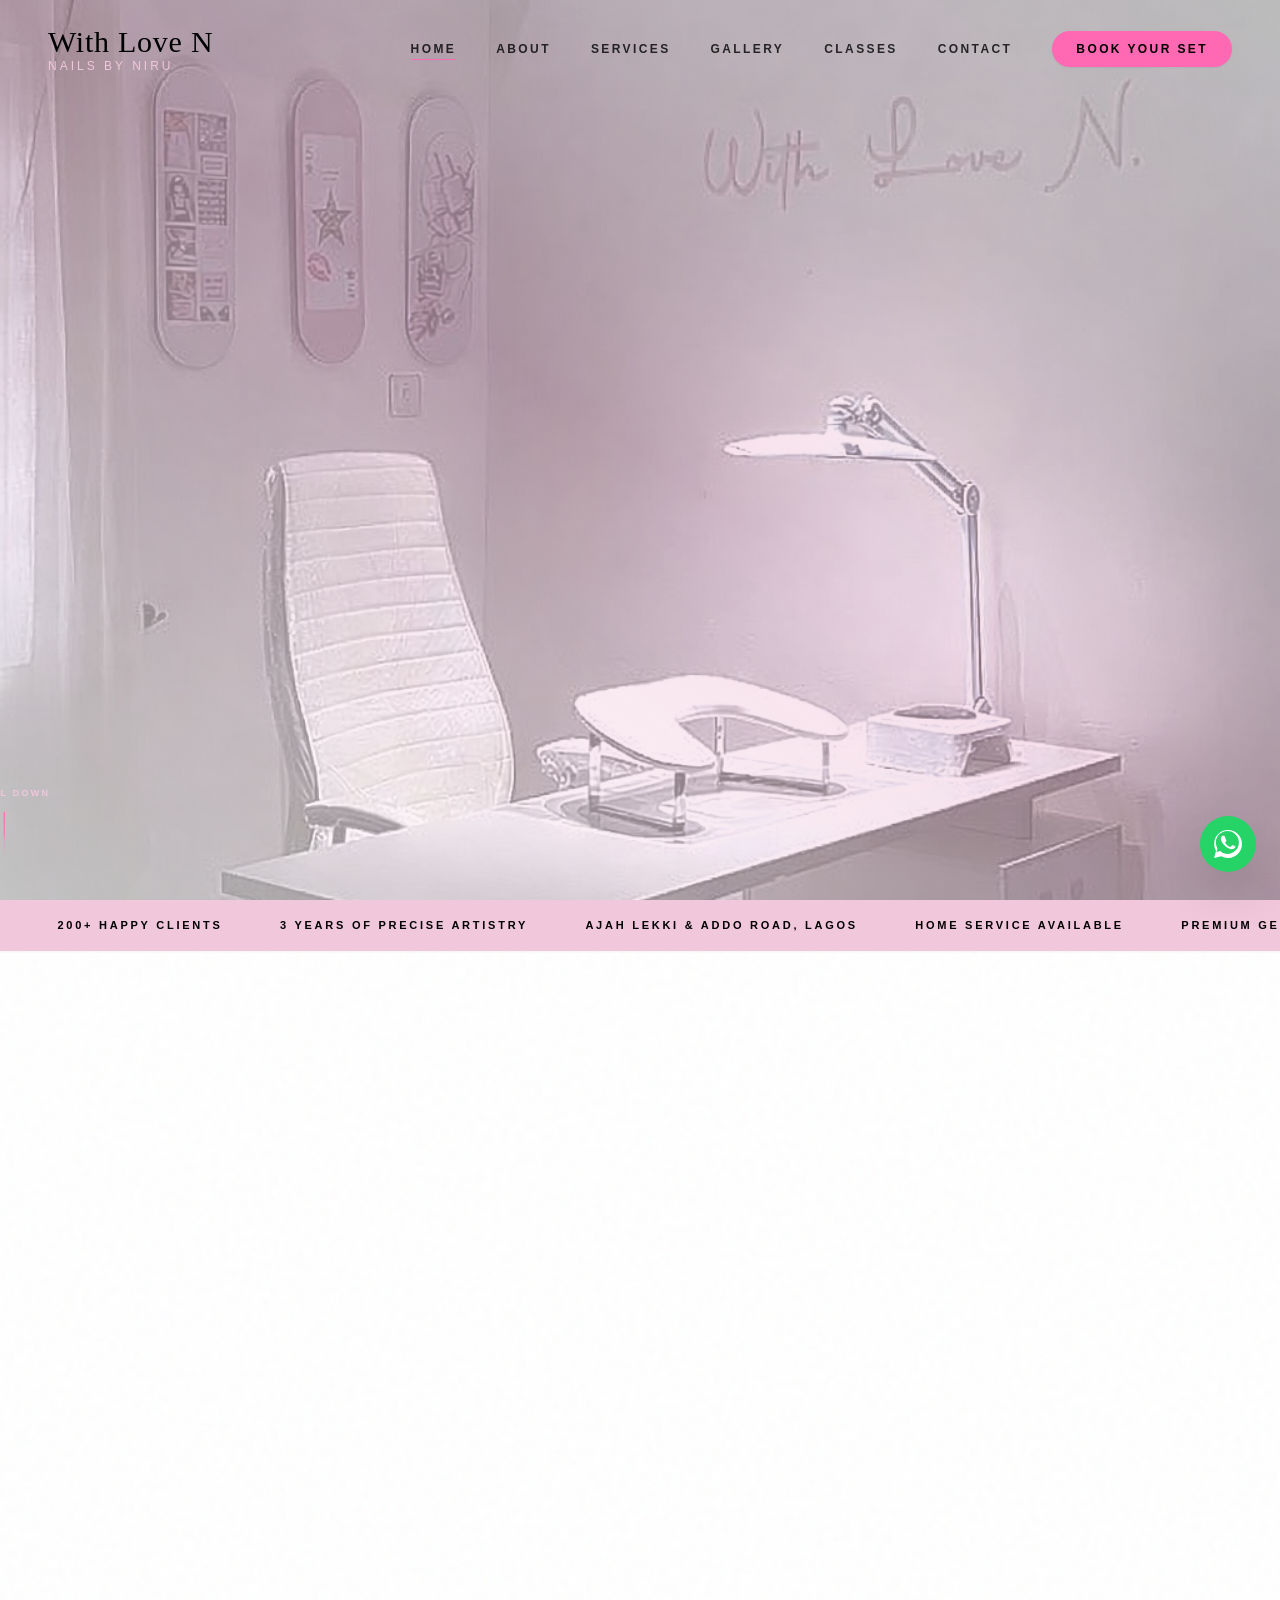
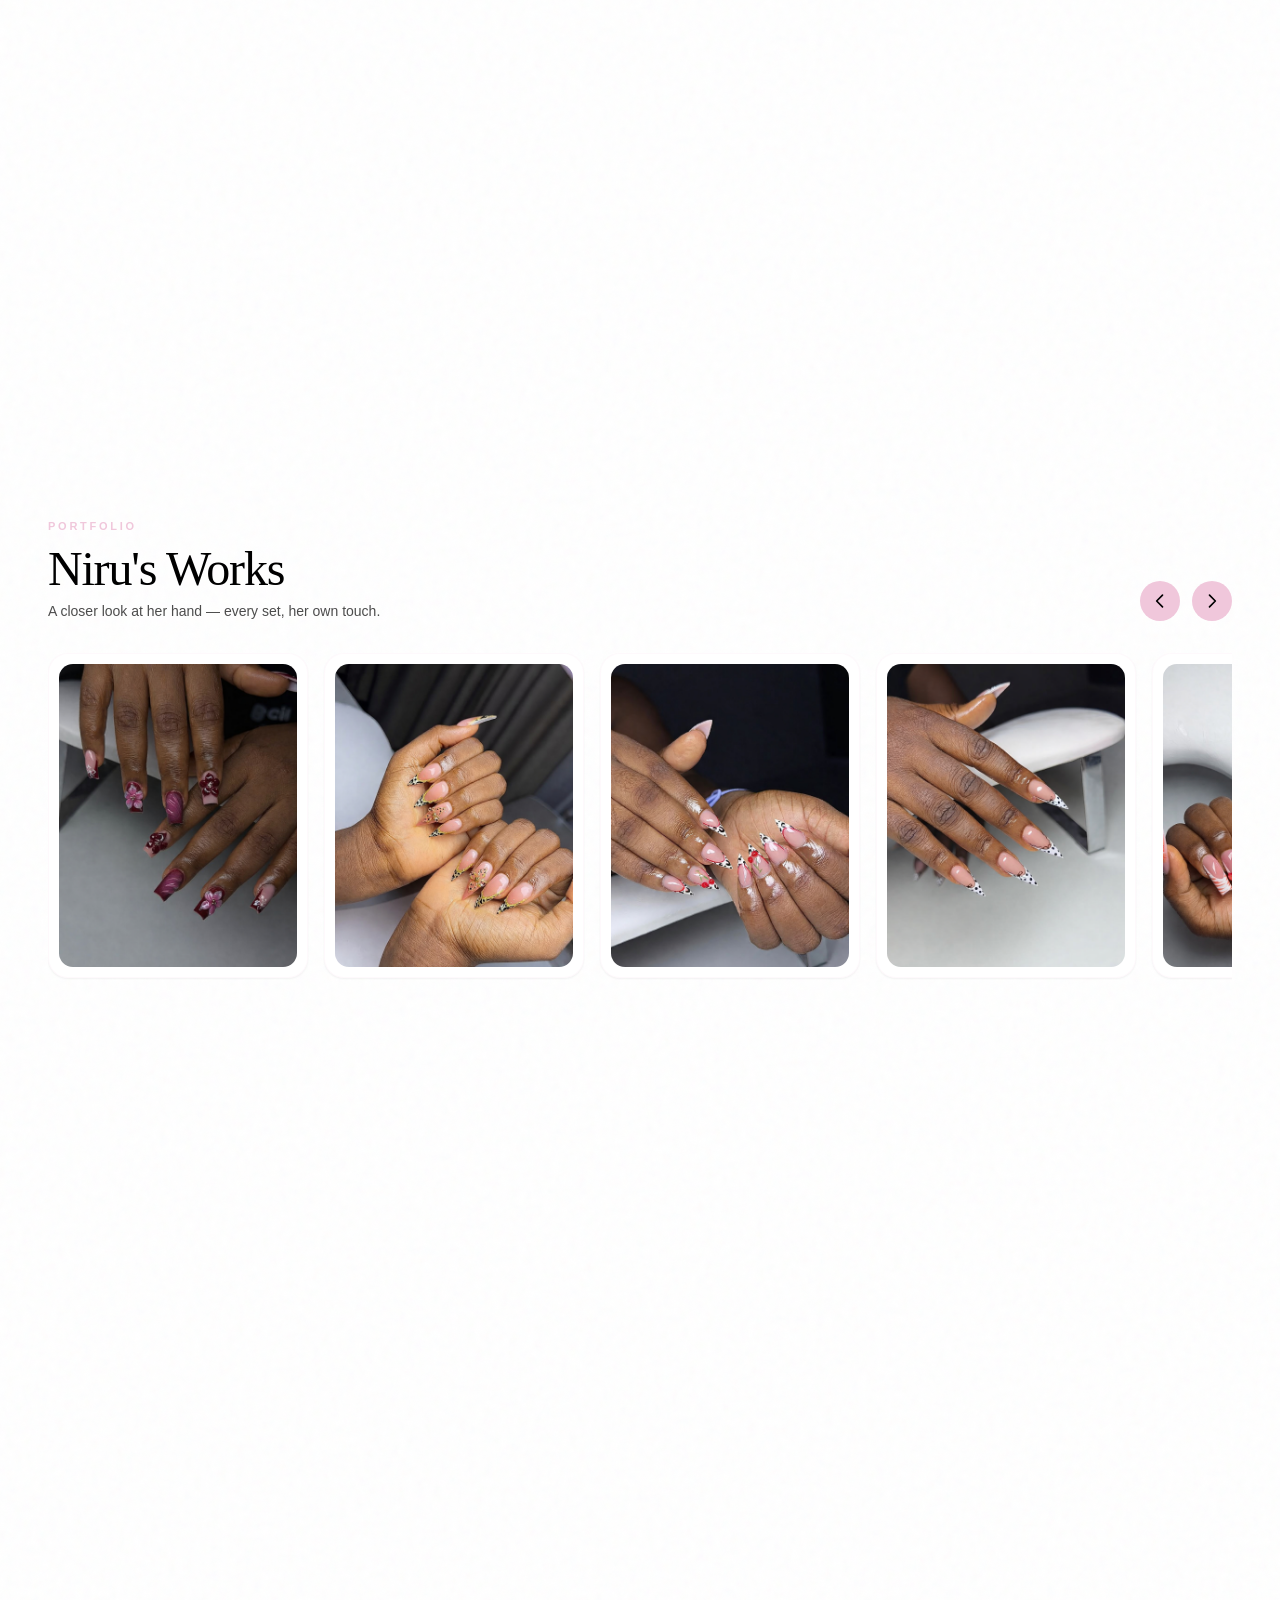
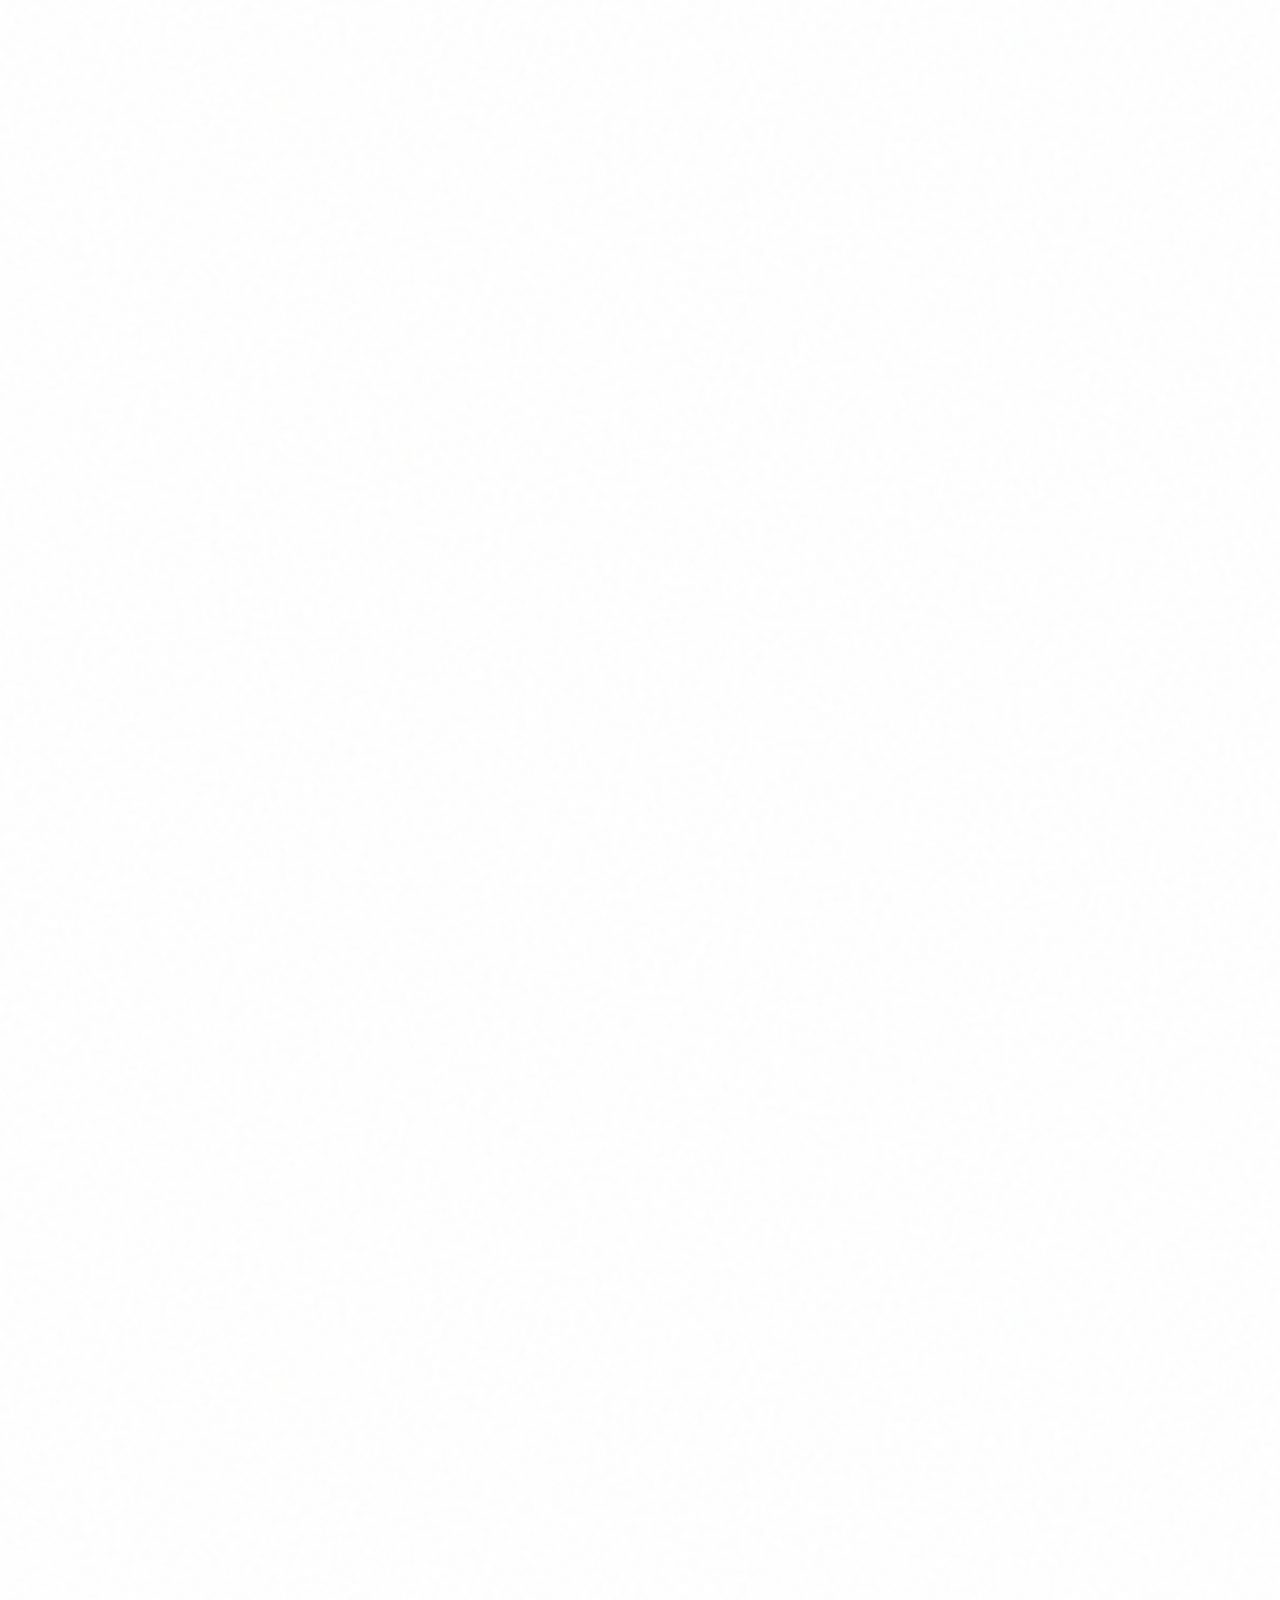
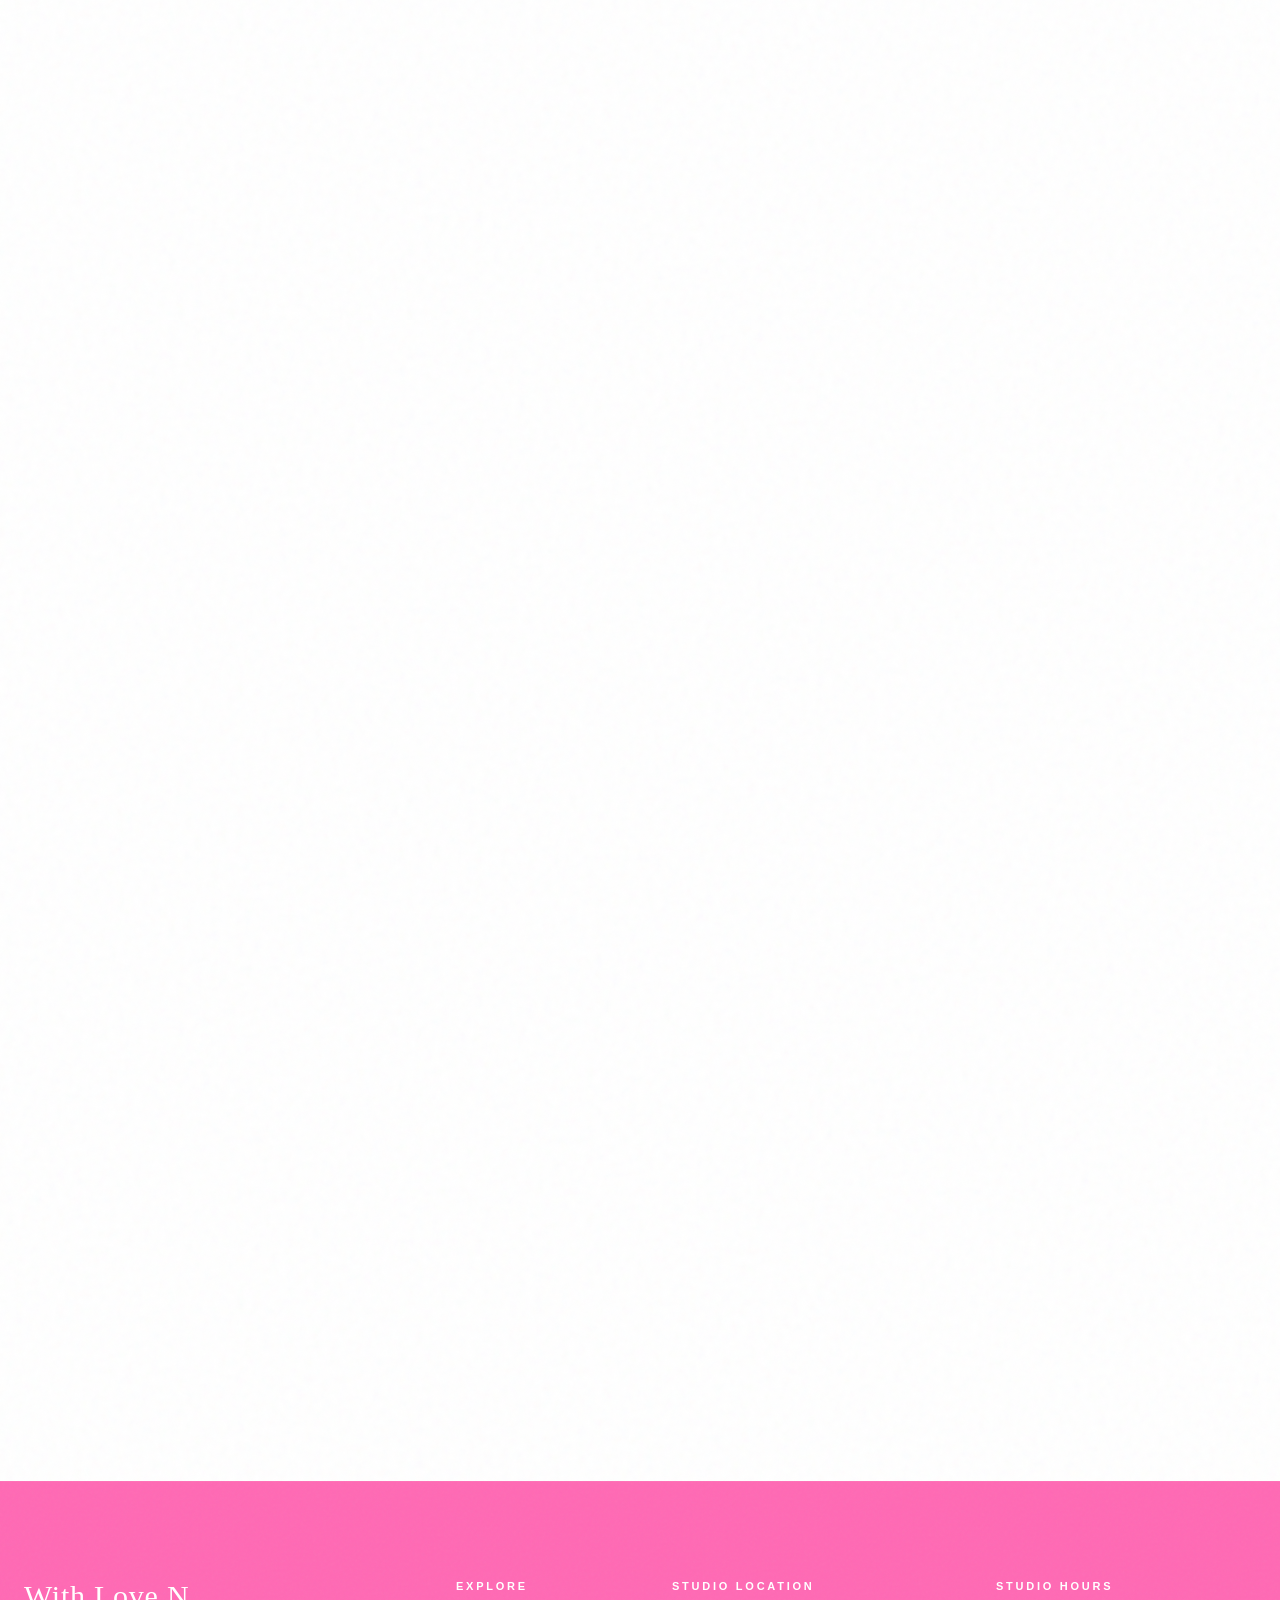
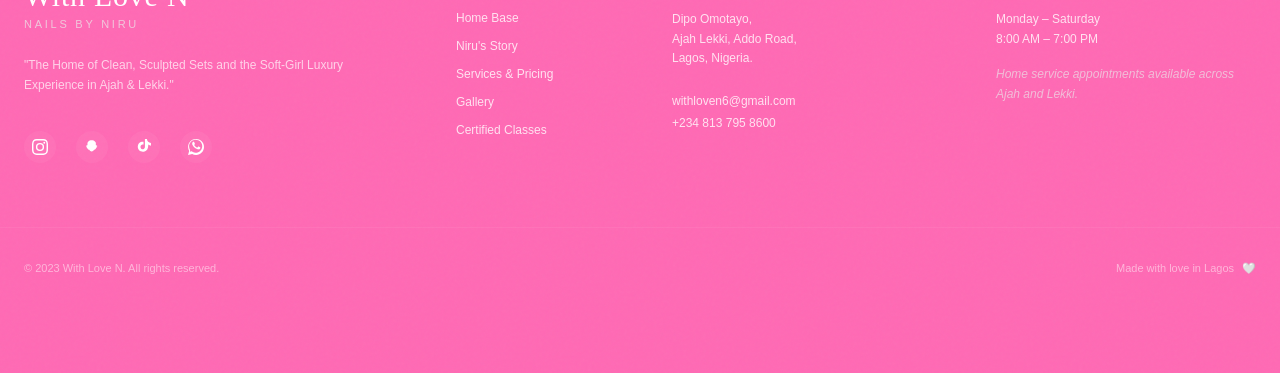
<file: index.html>
<!doctype html>
<html lang="en">
  <head>
    <meta charset="UTF-8" />
    <meta name="viewport" content="width=device-width, initial-scale=1.0" />
    <title>Nails by Niru | Luxury Nail Artist in Ajah & Lekki, Lagos</title>
    
    <!-- Fonts -->
    <link rel="preconnect" href="https://fonts.googleapis.com">
    <link rel="preconnect" href="https://fonts.gstatic.com" crossorigin>
    
    <!-- Stylesheet -->
    <link rel="stylesheet" href="/css/style.css" />
    <!-- Open Graph / Meta -->
    <meta property="og:title" content="Nails by Niru | Luxury Nail Artist in Lagos">
    <meta property="og:description" content="Clean, sculpted sets in Ajah & Lekki, Lagos. Gel, Acrylic, French, Toes. Classes available.">
    <meta property="og:image" content="/images/homepage/gallery-hand1.jpg">
    <meta name="description" content="Luxury nail artistry in Ajah Lekki, Lagos. Clean, sculpted sets and the soft-girl luxury experience from Professional Nail Artist & Educator Niru.">
  </head>
  <body class="bg-white text-text-dark bg-noise min-h-screen selection:bg-pastel-pink selection:text-deep-berry">
    
    <!-- Floating Background Image System -->
    <div class="page-bg" style="background-image: url('/images/backgrounds/studio-bg.jpg'); background-position: center; background-size: cover;"></div>
    <!-- Soft Pastel Pink Luxury Overlay Gradient -->
    <div class="fixed inset-0 bg-gradient-to-tr from-warm-cream/65 via-blush-light/55 to-warm-cream/60 -z-1 pointer-events-none"></div>

    <!-- Page Loading Progress Bar -->
    <div id="loading-bar" class="fixed top-0 left-0 h-1 bg-pastel-pink w-0 transition-all duration-300 z-[10000]"></div>

    <!-- Navigation Bar -->
    <nav id="navbar" class="fixed top-0 left-0 w-full z-50 transition-all duration-500 py-6 px-6 md:px-12">
      <div class="max-w-7xl mx-auto flex items-center justify-between">
        <!-- Logo -->
        <a href="index.html" class="group flex flex-col focus:outline-none">
          <span class="font-serif text-2xl md:text-3xl font-light tracking-wide text-deep-berry leading-tight transition-colors group-hover:text-dusty-rose">With Love N</span>
          <span class="font-sans text-[10px] md:text-xs uppercase tracking-[0.25em] text-dusty-rose -mt-0.5 font-medium transition-colors group-hover:text-deep-berry">Nails by Niru</span>
        </a>

        <!-- Desktop Navigation Links -->
        <ul class="hidden md:flex items-center space-x-10 text-xs font-semibold uppercase tracking-[0.2em] text-deep-berry/80">
          <li><a href="index.html" class="hover:text-dusty-rose transition-all relative after:absolute after:-bottom-1 after:left-0 after:w-full after:h-[1px] after:bg-pastel-pink after:scale-x-100 origin-left">Home</a></li>
          <li><a href="about.html" class="hover:text-dusty-rose transition-all relative after:absolute after:-bottom-1 after:left-0 after:w-0 after:h-[1px] after:bg-pastel-pink after:scale-x-0 hover:after:scale-x-100 hover:after:w-full after:transition-all after:duration-300">About</a></li>
          <li><a href="services.html" class="hover:text-dusty-rose transition-all relative after:absolute after:-bottom-1 after:left-0 after:w-0 after:h-[1px] after:bg-pastel-pink after:scale-x-0 hover:after:scale-x-100 hover:after:w-full after:transition-all after:duration-300">Services</a></li>
          <li><a href="gallery.html" class="hover:text-dusty-rose transition-all relative after:absolute after:-bottom-1 after:left-0 after:w-0 after:h-[1px] after:bg-pastel-pink after:scale-x-0 hover:after:scale-x-100 hover:after:w-full after:transition-all after:duration-300">Gallery</a></li>
          <li><a href="classes.html" class="hover:text-dusty-rose transition-all relative after:absolute after:-bottom-1 after:left-0 after:w-0 after:h-[1px] after:bg-pastel-pink after:scale-x-0 hover:after:scale-x-100 hover:after:w-full after:transition-all after:duration-300 hidden lg:inline-block">Classes</a></li>
          <li><a href="contact.html" class="hover:text-dusty-rose transition-all relative after:absolute after:-bottom-1 after:left-0 after:w-0 after:h-[1px] after:bg-pastel-pink after:scale-x-0 hover:after:scale-x-100 hover:after:w-full after:transition-all after:duration-300">Contact</a></li>
          <li>
            <a href="book.html" class="inline-flex items-center justify-center text-center bg-pastel-pink text-deep-berry px-6 py-2.5 rounded-full hover:bg-dusty-rose hover:text-white hover:scale-[1.03] transition-all duration-300 shadow-sm focus:ring-1 focus:ring-pastel-pink">Book Your Set</a>
          </li>
        </ul>

        <!-- Mobile Menu Trigger -->
        <button id="menu-toggle" class="md:hidden text-deep-berry focus:outline-none p-2 relative z-50" aria-label="Toggle Menu">
          <svg id="hamburger-icon" class="w-6 h-6 transition-transform duration-300" fill="none" stroke="currentColor" viewBox="0 0 24 24">
            <path stroke-linecap="round" stroke-linejoin="round" stroke-width="1.5" d="M4 6h16M4 12h16M4 18h16"></path>
          </svg>
          <svg id="close-icon" class="w-6 h-6 transition-transform duration-300 hidden" fill="none" stroke="currentColor" viewBox="0 0 24 24">
            <path stroke-linecap="round" stroke-linejoin="round" stroke-width="1.5" d="M6 18L18 6M6 6l12 12"></path>
          </svg>
        </button>
      </div>
    </nav>

    <!-- Mobile Drawer Menus -->
    <div id="mobile-drawer" class="fixed inset-0 bg-deep-berry/40 backdrop-blur-md z-[9990] hidden transition-opacity duration-300 opacity-0">
      <div class="fixed top-0 right-0 w-[80%] max-w-sm h-full bg-white shadow-2xl z-[9995] flex flex-col p-10 justify-between transition-transform duration-500 translate-x-full">
        <!-- Drawer Links -->
        <div class="flex flex-col space-y-8 pt-16">
          <div class="border-b border-blush-mid/40 pb-4">
            <span class="font-serif text-xl tracking-wide text-deep-berry block">With Love N</span>
            <span class="font-sans text-[10px] uppercase tracking-widest text-dusty-rose font-medium">Lagos soft luxury design</span>
          </div>
          <ul class="flex flex-col space-y-6 text-sm font-bold uppercase tracking-[0.25em] text-deep-berry">
            <li><a href="index.html" class="hover:text-dusty-rose block py-2 border-b border-transparent transition-all">Home</a></li>
            <li><a href="about.html" class="hover:text-dusty-rose block py-2 border-b border-transparent transition-all">About</a></li>
            <li><a href="services.html" class="hover:text-dusty-rose block py-2 border-b border-transparent transition-all">Services</a></li>
            <li><a href="gallery.html" class="hover:text-dusty-rose block py-2 border-b border-transparent transition-all">Gallery</a></li>
            <li><a href="classes.html" class="hover:text-dusty-rose block py-2 border-b border-transparent transition-all">Classes</a></li>
            <li><a href="contact.html" class="hover:text-dusty-rose block py-2 border-b border-transparent transition-all">Contact</a></li>
          </ul>
        </div>
        
        <div>
          <a href="book.html" class="flex items-center justify-center text-center w-full bg-pastel-pink text-deep-berry py-4 rounded-full font-semibold uppercase tracking-wider text-xs hover:bg-dusty-rose hover:text-white transition-colors shadow-md">Book Your Set</a>
          <span class="text-[10px] text-center block text-dusty-rose mt-4 uppercase tracking-widest">Dipo Omotayo, Ajah Lekki</span>
        </div>
      </div>
    </div>

    <!-- Hero Section (Full Viewport) -->
    <header class="relative min-h-screen flex items-center justify-center px-6 pt-24 md:pt-0 overflow-hidden">
      <div class="max-w-7xl mx-auto w-full grid grid-cols-1 md:grid-cols-12 gap-12 items-center relative z-10">
        
        <!-- Hero Text Content -->
        <div class="md:col-span-7 flex flex-col items-start space-y-6 md:space-y-8 reveal select-none">
          <div class="flex items-center space-x-3">
            <span class="h-[1px] w-8 bg-dusty-rose"></span>
            <span class="font-sans text-xs uppercase tracking-[0.3em] text-dusty-rose font-bold">Est. 2023 — Ajah, Lagos</span>
          </div>
          
          <h1 class="font-serif font-light text-5xl sm:text-6xl lg:text-8xl tracking-tight text-deep-berry leading-[1.05] max-w-xl md:max-w-3xl">
            The Home of <br />
            <span class="italic font-normal text-dusty-rose">Clean</span>, Sculpted Sets.
          </h1>
          
          <p class="font-sans text-sm md:text-base text-deep-berry/70 max-w-md font-normal leading-relaxed">
            Beautifully precise, hand-sculpted nail artistry in the heart of Ajah Lekki. A quiet, feminine space tailored for girlies who recognize real craft and appreciate unhurried soft-girl luxury.
          </p>

          <div class="flex flex-col sm:flex-row items-stretch sm:items-center gap-4 pt-4 w-full sm:w-auto">
            <a href="book.html" class="inline-flex items-center justify-center text-center bg-pastel-pink text-deep-berry font-sans font-medium text-xs uppercase tracking-[0.2em] px-8 py-4 rounded-full hover:bg-dusty-rose hover:text-white hover:scale-[1.02] transform transition-all duration-300 shadow-md">
              Reserve My Spot
            </a>
            <a href="gallery.html" class="inline-flex items-center justify-center text-center border border-pastel-pink text-text-dark font-sans font-medium text-xs uppercase tracking-[0.2em] px-8 py-4 rounded-full hover:border-deep-pink hover:bg-pastel-pink/10 transition-all duration-300">
              See the Work
            </a>
          </div>
        </div>

        <!-- Asymmetric Hero Visual Card (Breaks symmetry design constraint) -->
        <div class="md:col-span-5 relative flex justify-center md:justify-end reveal">
          <div class="relative w-full max-w-sm aspect-[4/5] bg-blush-light rounded-2xl p-4 shadow-xl rotate-[1.5deg] hover:rotate-0 hover:scale-[1.01] transition-all duration-700 group md:translate-x-4">
            <!-- Glass Overlay Header -->
            <div class="absolute top-8 left-8 glass-card rounded-full px-4 py-1.5 z-20 shadow-sm flex items-center space-x-2">
              <span class="w-2 h-2 rounded-full bg-[#25D366] animate-pulse"></span>
              <span class="font-sans text-[10px] uppercase font-bold tracking-widest text-deep-berry">Active Booking</span>
            </div>
            
            <!-- Real photo frame -->
            <div class="w-full h-full rounded-xl overflow-hidden relative shadow-inner">
              <img src="/images/homepage/gallery-hand1.jpg" alt="Beautiful Gel Almond Set" class="w-full h-full object-cover transform object-center transition-transform duration-700 group-hover:scale-105" loading="eager" referrerPolicy="no-referrer" />
              <div class="absolute inset-0 bg-gradient-to-t from-deep-berry/40 via-transparent to-transparent"></div>
            </div>
            
            <!-- Polaroid Style Label -->
            <div class="absolute bottom-6 left-8 right-8 text-white z-10">
              <span class="font-serif italic text-lg leading-none">Sweet Almond Freestyles</span>
              <span class="block font-sans text-[9px] uppercase tracking-[0.2em] text-white/80 mt-1">Sculpted Gel / NailsbyNiru_</span>
            </div>
          </div>
        </div>
      </div>

      <!-- Editorial Scroll Indicator Line -->
      <div id="scroll-hint" class="absolute bottom-10 left-1 /2 -translate-x-[50%] flex flex-col items-center space-y-3 cursor-pointer select-none">
        <span class="font-sans text-[9px] uppercase tracking-[0.25em] text-dusty-rose font-semibold">Scroll down</span>
        <div class="w-[1px] h-12 bg-gradient-to-b from-dusty-rose to-transparent relative overflow-hidden">
          <div class="absolute top-0 left-0 w-full h-[50%] bg-deep-pink animate-[bounce_2s_infinite]"></div>
        </div>
      </div>
    </header>

    <!-- Social Proof Ticker Section -->
    <section class="relative bg-blush-light py-4 border-y border-blush-mid/30 overflow-hidden w-full select-none z-10 shadow-sm">
      <div class="flex overflow-x-hidden">
        <div class="animate-ticker font-sans text-[11px] font-bold uppercase tracking-[0.25em] text-deep-berry whitespace-nowrap flex items-center">
          <span class="mx-6 text-dusty-rose">●</span> 200+ Happy Clients 
          <span class="mx-6 text-dusty-rose">●</span> 3 Years of Precise Artistry 
          <span class="mx-6 text-dusty-rose">●</span> Ajah Lekki & Addo Road, Lagos 
          <span class="mx-6 text-dusty-rose">●</span> Home Service Available 
          <span class="mx-6 text-dusty-rose">●</span> Premium Gel & Acrylics 
          <span class="mx-6 text-dusty-rose">●</span> Master Classes Now Open 
          <span class="mx-6 text-dusty-rose">●</span> Clean, Sculpted Finishes Only
          <!-- Repeated for smooth looping -->
          <span class="mx-6 text-dusty-rose">●</span> 200+ Happy Clients 
          <span class="mx-6 text-dusty-rose">●</span> 3 Years of Precise Artistry 
          <span class="mx-6 text-dusty-rose">●</span> Ajah Lekki & Addo Road, Lagos 
          <span class="mx-6 text-dusty-rose">●</span> Home Service Available 
          <span class="mx-6 text-dusty-rose">●</span> Premium Gel & Acrylics 
          <span class="mx-6 text-dusty-rose">●</span> Master Classes Now Open 
          <span class="mx-6 text-dusty-rose">●</span> Clean, Sculpted Finishes Only
        </div>
      </div>
    </section>

    <!-- Premium Intro Section (Offset layout) -->
    <section class="max-w-7xl mx-auto py-24 px-6 md:py-32 md:px-12 relative z-10">
      <div class="grid grid-cols-1 lg:grid-cols-12 gap-12 items-center">
        <!-- Text intro -->
        <div class="lg:col-span-5 flex flex-col space-y-6 reveal">
          <span class="font-sans text-[11px] uppercase tracking-[0.25em] text-dusty-rose font-bold">01 — PHILOSOPHY</span>
          <h2 class="font-serif text-4xl md:text-5xl font-light text-deep-berry tracking-tight leading-tight">
            Your nails are an <span class="italic">intention</span>, not an afterthought.
          </h2>
          <p class="font-sans text-sm md:text-base text-deep-berry/75 leading-relaxed">
            In a fast-paced city like Lagos, we believe your beauty appointments should be a peaceful sanctuary. At Nails by Niru, there are no rushed sets, no split cuticle zones, and zero half-hearted paint jobs. We meticulously handcraft and sculpt every client's set from scratch to last up to six weeks.
          </p>
          <div class="pt-2">
            <a href="about.html" class="group font-sans text-xs font-bold uppercase tracking-[0.2em] text-deep-berry flex items-center space-x-2 hover:text-dusty-rose transition-colors">
              <span>Read Niru's Full Story</span>
              <span class="transform group-hover:translate-x-2 transition-transform duration-300">⟶</span>
            </a>
          </div>
        </div>

        <!-- Floating Masonry Imagery -->
        <div class="lg:col-span-7 grid grid-cols-1 sm:grid-cols-2 gap-6 relative">
          <div class="flex flex-col space-y-6">
            <div class="reveal aspect-[4/3] rounded-xl overflow-hidden glass-card p-3 shadow-md">
              <img src="/images/homepage/image-1homepage.jpg" alt="Niru's Nail Set" class="w-full h-full object-cover object-top rounded-lg" loading="lazy" referrerPolicy="no-referrer" />
            </div>
            <div class="reveal aspect-[3/4] rounded-xl overflow-hidden glass-card p-3 shadow-md rotate-[-1.5deg] hover:rotate-0 transition-all duration-500">
              <img src="/images/homepage/image-2homepage.jpg" alt="Niru's Nail Set" class="w-full h-full object-cover rounded-lg" loading="lazy" referrerPolicy="no-referrer" />
            </div>
          </div>
          <div class="flex flex-col justify-center space-y-6 pt-6 sm:pt-16">
            <div class="reveal aspect-[3/4] rounded-xl overflow-hidden glass-card p-3 shadow-md rotate-[1deg] hover:rotate-0 transition-all duration-500">
              <img src="/images/homepage/image-3homepage.jpg" alt="Niru's Nail Set" class="w-full h-full object-cover rounded-lg" loading="lazy" referrerPolicy="no-referrer" />
            </div>
            <div class="reveal bg-white border-2 border-pastel-pink p-8 rounded-2xl shadow-xl flex flex-col justify-between aspect-square text-text-dark">
              <span class="font-serif italic text-3xl font-light text-deep-pink leading-normal">
                "Nails that do not lift for six full weeks."
              </span>
              <div>
                <span class="block font-sans text-xs uppercase tracking-widest font-bold tracking-[0.15em] text-text-dark">Precious</span>
                <span class="block font-sans text-[10px] uppercase tracking-widest text-deep-pink mt-0.5">Instagram review</span>
              </div>
            </div>
          </div>
        </div>
      </div>
    </section>

    <!-- Niru's Works Swipe Carousel Section -->
    <section class="max-w-7xl mx-auto py-16 px-6 md:px-12 relative z-10 select-none overflow-hidden">
      <!-- Section Header -->
      <div class="flex flex-col md:flex-row md:items-end justify-between mb-8">
        <div class="space-y-2">
          <span class="font-sans text-[11px] uppercase tracking-[0.25em] text-dusty-rose font-bold">PORTFOLIO</span>
          <h2 class="font-serif text-3xl md:text-5xl font-light text-deep-berry tracking-tight">Niru's Works</h2>
          <p class="font-sans text-xs sm:text-sm text-deep-berry/70 leading-relaxed max-w-xl">
            A closer look at her hand — every set, her own touch.
          </p>
        </div>
        <!-- Desktop Buttons -->
        <div class="flex items-center space-x-3 mt-4 md:mt-0">
          <button id="niru-home-carousel-prev" class="w-10 h-10 rounded-full bg-blush-light text-deep-berry hover:bg-pastel-pink hover:text-white transition-all flex items-center justify-center cursor-pointer focus:outline-none" aria-label="Previous slide">
            <svg class="w-5 h-5" fill="none" stroke="currentColor" stroke-width="2" viewBox="0 0 24 24">
              <path stroke-linecap="round" stroke-linejoin="round" d="M15 19l-7-7 7-7" />
            </svg>
          </button>
          <button id="niru-home-carousel-next" class="w-10 h-10 rounded-full bg-blush-light text-deep-berry hover:bg-pastel-pink hover:text-white transition-all flex items-center justify-center cursor-pointer focus:outline-none" aria-label="Next slide">
            <svg class="w-5 h-5" fill="none" stroke="currentColor" stroke-width="2" viewBox="0 0 24 24">
              <path stroke-linecap="round" stroke-linejoin="round" d="M9 5l7 7-7 7" />
            </svg>
          </button>
        </div>
      </div>

      <!-- Scrollable Track with scroll-snap -->
      <div id="niru-home-carousel-track" class="flex gap-4 overflow-x-auto scrollbar-none scroll-smooth snap-x snap-mandatory pb-4" style="scrollbar-width: none; -ms-overflow-style: none;">
        <!-- Card 1 -->
        <div class="flex-shrink-0 snap-start w-[180px] sm:w-[240px] md:w-[260px] aspect-[4/5] bg-white border border-blush-mid/10 p-2.5 rounded-[20px] shadow-sm hover:shadow-md transition-shadow duration-300">
          <div class="w-full h-full rounded-[14px] overflow-hidden">
            <img src="/images/gallery/niru-works/niru-work2.jpeg" alt="Niru Work Set" class="w-full h-full object-cover" loading="lazy" referrerPolicy="no-referrer" />
          </div>
        </div>
        <!-- Card 2 -->
        <div class="flex-shrink-0 snap-start w-[180px] sm:w-[240px] md:w-[260px] aspect-[4/5] bg-white border border-blush-mid/10 p-2.5 rounded-[20px] shadow-sm hover:shadow-md transition-shadow duration-300">
          <div class="w-full h-full rounded-[14px] overflow-hidden">
            <img src="/images/gallery/niru-works/niru-work5.jpeg" alt="Niru Work Set" class="w-full h-full object-cover" loading="lazy" referrerPolicy="no-referrer" />
          </div>
        </div>
        <!-- Card 3 -->
        <div class="flex-shrink-0 snap-start w-[180px] sm:w-[240px] md:w-[260px] aspect-[4/5] bg-white border border-blush-mid/10 p-2.5 rounded-[20px] shadow-sm hover:shadow-md transition-shadow duration-300">
          <div class="w-full h-full rounded-[14px] overflow-hidden">
            <img src="/images/gallery/niru-works/niru-work6.jpeg" alt="Niru Work Set" class="w-full h-full object-cover" loading="lazy" referrerPolicy="no-referrer" />
          </div>
        </div>
        <!-- Card 4 -->
        <div class="flex-shrink-0 snap-start w-[180px] sm:w-[240px] md:w-[260px] aspect-[4/5] bg-white border border-blush-mid/10 p-2.5 rounded-[20px] shadow-sm hover:shadow-md transition-shadow duration-300">
          <div class="w-full h-full rounded-[14px] overflow-hidden">
            <img src="/images/gallery/niru-works/niru-work7.jpeg" alt="Niru Work Set" class="w-full h-full object-cover" loading="lazy" referrerPolicy="no-referrer" />
          </div>
        </div>
        <!-- Card 5 -->
        <div class="flex-shrink-0 snap-start w-[180px] sm:w-[240px] md:w-[260px] aspect-[4/5] bg-white border border-blush-mid/10 p-2.5 rounded-[20px] shadow-sm hover:shadow-md transition-shadow duration-300">
          <div class="w-full h-full rounded-[14px] overflow-hidden">
            <img src="/images/gallery/niru-works/niru-work10.jpeg" alt="Niru Work Set" class="w-full h-full object-cover" loading="lazy" referrerPolicy="no-referrer" />
          </div>
        </div>
        <!-- Card 6 -->
        <div class="flex-shrink-0 snap-start w-[180px] sm:w-[240px] md:w-[260px] aspect-[4/5] bg-white border border-blush-mid/10 p-2.5 rounded-[20px] shadow-sm hover:shadow-md transition-shadow duration-300">
          <div class="w-full h-full rounded-[14px] overflow-hidden">
            <img src="/images/gallery/niru-works/niru-work12.jpeg" alt="Niru Work Set" class="w-full h-full object-cover" loading="lazy" referrerPolicy="no-referrer" />
          </div>
        </div>
        <!-- Card 7 -->
        <div class="flex-shrink-0 snap-start w-[180px] sm:w-[240px] md:w-[260px] aspect-[4/5] bg-white border border-blush-mid/10 p-2.5 rounded-[20px] shadow-sm hover:shadow-md transition-shadow duration-300">
          <div class="w-full h-full rounded-[14px] overflow-hidden">
            <img src="/images/gallery/niru-works/niru-work14.jpeg" alt="Niru Work Set" class="w-full h-full object-cover" loading="lazy" referrerPolicy="no-referrer" />
          </div>
        </div>
        <!-- Card 8 -->
        <div class="flex-shrink-0 snap-start w-[180px] sm:w-[240px] md:w-[260px] aspect-[4/5] bg-white border border-blush-mid/10 p-2.5 rounded-[20px] shadow-sm hover:shadow-md transition-shadow duration-300">
          <div class="w-full h-full rounded-[14px] overflow-hidden">
            <img src="/images/gallery/niru-works/niru-work15.jpeg" alt="Niru Work Set" class="w-full h-full object-cover" loading="lazy" referrerPolicy="no-referrer" />
          </div>
        </div>
        <!-- Card 9 -->
        <div class="flex-shrink-0 snap-start w-[180px] sm:w-[240px] md:w-[260px] aspect-[4/5] bg-white border border-blush-mid/10 p-2.5 rounded-[20px] shadow-sm hover:shadow-md transition-shadow duration-300">
          <div class="w-full h-full rounded-[14px] overflow-hidden">
            <img src="/images/gallery/niru-works/niru-work16.jpeg" alt="Niru Work Set" class="w-full h-full object-cover" loading="lazy" referrerPolicy="no-referrer" />
          </div>
        </div>
        <!-- Card 10 -->
        <div class="flex-shrink-0 snap-start w-[180px] sm:w-[240px] md:w-[260px] aspect-[4/5] bg-white border border-blush-mid/10 p-2.5 rounded-[20px] shadow-sm hover:shadow-md transition-shadow duration-300">
          <div class="w-full h-full rounded-[14px] overflow-hidden">
            <img src="/images/gallery/niru-works/niru-work17.jpeg" alt="Niru Work Set" class="w-full h-full object-cover" loading="lazy" referrerPolicy="no-referrer" />
          </div>
        </div>
      </div>
    </section>

    <script>
      document.addEventListener('DOMContentLoaded', () => {
        const track = document.getElementById('niru-home-carousel-track');
        const prevBtn = document.getElementById('niru-home-carousel-prev');
        const nextBtn = document.getElementById('niru-home-carousel-next');
        if (track && prevBtn && nextBtn) {
          const cardWidth = window.innerWidth >= 768 ? 276 : 196;
          prevBtn.addEventListener('click', () => {
            track.scrollBy({ left: -cardWidth * 2, behavior: 'smooth' });
          });
          nextBtn.addEventListener('click', () => {
            track.scrollBy({ left: cardWidth * 2, behavior: 'smooth' });
          });
        }
      });
    </script>

    <!-- Services Spotlight Cards (Asymmetrically Sized) -->
    <section class="max-w-7xl mx-auto py-24 px-6 md:px-12 bg-white/40 backdrop-blur-md rounded-3xl border border-white/30 relative z-10 shadow-sm overflow-hidden reveal">
      <div class="text-center max-w-2xl mx-auto mb-16 space-y-4">
        <span class="font-sans text-[11px] uppercase tracking-[0.25em] text-dusty-rose font-bold">02 — SPECIALTIES</span>
        <h2 class="font-serif text-3xl md:text-5xl font-light text-deep-berry tracking-tight">The Signature Sets</h2>
        <p class="font-sans text-sm text-deep-berry/70 leading-relaxed">
          Each option is carefully designed around duration and perfection. Select your starting service, and customize the set during consultation.
        </p>
      </div>

      <div class="grid grid-cols-1 lg:grid-cols-12 gap-8 items-stretch">
        
        <!-- Gel Toes Card (1/3 Width On Desktop) -->
        <div class="lg:col-span-4 flex flex-col justify-between glass-card p-6 md:p-8 rounded-2xl hover:shadow-lg transition-shadow duration-500 reveal group">
          <div class="space-y-6">
            <div class="aspect-video w-full rounded-xl overflow-hidden shadow-inner">
              <img src="/images/homepage/gallery-toes3.jpg" alt="Gel Toes" class="w-full h-full object-cover object-center transition-transform duration-750 group-hover:scale-105" loading="lazy" referrerPolicy="no-referrer" />
            </div>
            <div class="space-y-2">
              <div class="flex items-center justify-between">
                <h3 class="font-serif text-2xl font-light text-deep-berry">Gel Toes</h3>
                <span class="font-sans font-bold text-xs bg-blush-light text-dusty-rose px-3 py-1 rounded-full uppercase tracking-wider">Starting ₦5,000</span>
              </div>
              <p class="font-sans text-xs text-deep-berry/70 leading-relaxed">
                Super glossy, thin-layered professional application cured to avoid any color fading. Made to look exceptionally neat in sandals.
              </p>
            </div>
          </div>
          <div class="pt-6 border-t border-blush-mid/20 mt-6 flex justify-between items-center">
            <span class="font-sans text-[10px] uppercase tracking-wider text-dusty-rose font-medium">1 – 1.5 Hours</span>
            <a href="services.html" class="text-xs font-semibold uppercase tracking-wider text-deep-berry hover:text-dusty-rose transition-colors">See details ⟶</a>
          </div>
        </div>

        <!-- Acrylic French Card (Visually Dominant - 2/3 Width On Desktop) -->
        <div class="lg:col-span-8 flex flex-col justify-between bg-white border-2 border-pastel-pink p-8 rounded-2xl shadow-xl hover:shadow-2xl transition-all duration-500 text-text-dark reveal group">
          <div class="grid grid-cols-1 md:grid-cols-12 gap-6 items-center">
            <div class="md:col-span-6 space-y-6">
              <span class="font-sans text-[9px] uppercase tracking-[0.25em] text-deep-pink font-bold">Studio Favorite</span>
              <h3 class="font-serif text-3xl font-light text-text-dark leading-tight">Acrylic French</h3>
              <p class="font-sans text-xs text-text-muted leading-relaxed">
                The classic, done right. Clean white tips, hand-shaped to fit your fingers, finished smooth and even — every single time.
              </p>
              <div class="text-left">
                <span class="font-sans font-bold text-sm text-deep-pink bg-pastel-pink/15 px-4 py-1.5 rounded-full uppercase tracking-widest block w-max">Starting ₦15,000</span>
              </div>
            </div>
            <div class="md:col-span-6 aspect-square rounded-xl overflow-hidden shadow-inner group-hover:rotate-1 transition-transform duration-700">
              <img src="/images/homepage/french-experinence.jpg" alt="Acrylic French" class="w-full h-full object-cover object-top transition-transform duration-750 group-hover:scale-105" loading="lazy" referrerPolicy="no-referrer" />
            </div>
          </div>
          <div class="pt-6 border-t border-blush-mid/20 mt-8 flex justify-between items-center text-xs">
            <span class="font-sans text-[10px] uppercase tracking-wider text-deep-pink/90 font-medium">1.5 – 2 Hours duration</span>
            <a href="services.html" class="font-semibold uppercase tracking-wider text-text-dark hover:text-deep-pink transition-colors">Explore sizes & shapes ⟶</a>
          </div>
        </div>

        <!-- Custom Nail Art Card (Full Width On Desktop - 12/12) -->
        <div class="lg:col-span-12 flex flex-col lg:flex-row justify-between glass-card p-6 md:p-8 rounded-2xl hover:shadow-lg transition-shadow duration-500 reveal group">
          <div class="lg:w-[45%] flex flex-col justify-between space-y-6">
            <div class="space-y-4">
              <div class="flex items-center space-x-2">
                <span class="w-2 h-2 rounded-full bg-pastel-pink"></span>
                <span class="font-sans text-[10px] uppercase tracking-wider text-dusty-rose font-bold">Freestyle Designs Available</span>
              </div>
              <h3 class="font-serif text-2xl md:text-3xl font-light text-deep-berry">Custom Nail Art & Cartoon Set</h3>
              <p class="font-sans text-sm text-deep-berry/70 leading-relaxed">
                Send me your inspo — cartoon faces, characters, whatever you've got in mind. I'll hand-paint it onto your set with gems and details, all on a strong acrylic base that holds up.
              </p>
            </div>
            <div class="pt-4">
              <span class="font-sans font-bold text-xs bg-pastel-pink text-text-dark px-4 py-2 rounded-full uppercase tracking-wider block w-max shadow-sm">Starting ₦80,000</span>
            </div>
          </div>
          
          <div class="lg:w-[50%] mt-6 lg:mt-0 grid grid-cols-2 gap-4">
            <div class="aspect-square rounded-xl overflow-hidden shadow-md">
              <img src="/images/homepage/custom-nail-art1.jpg" alt="Custom Nail Art" class="w-full h-full object-cover object-top rounded-lg group-hover:scale-105 transition-transform duration-700" loading="lazy" referrerPolicy="no-referrer" />
            </div>
            <div class="aspect-square rounded-xl overflow-hidden shadow-md">
              <img src="/images/homepage/custom-nail-art2.jpg" alt="Custom Nail Art" class="w-full h-full object-cover object-top rounded-lg group-hover:scale-105 transition-transform duration-700" loading="lazy" referrerPolicy="no-referrer" />
            </div>
          </div>
        </div>
      </div>

      <div class="text-center mt-12">
        <a href="services.html" class="inline-flex items-center justify-center text-center bg-pastel-pink text-deep-berry px-8 py-3.5 rounded-full text-xs font-semibold uppercase tracking-widest shadow-md hover:bg-dusty-rose hover:text-white transition-all duration-300">
          View Full Service Menu
        </a>
      </div>
    </section>

    <!-- Testimonials Section (Break Symmetry Asymmetric Card Setup) -->
    <section class="max-w-7xl mx-auto py-24 px-6 md:py-32 md:px-12 relative z-10">
      <div class="flex flex-col md:flex-row md:items-end justify-between mb-16">
        <div class="max-w-xl space-y-4 reveal">
          <span class="font-sans text-[11px] uppercase tracking-[0.25em] text-dusty-rose font-bold">03 — TESTIMONIALS</span>
          <h2 class="font-serif text-3xl md:text-5xl font-light text-deep-berry tracking-tight">Real Girlies, Real Compliments</h2>
        </div>
        <div class="mt-4 md:mt-0 reveal">
          <a href="contact.html#reviews-faq" class="font-sans text-xs font-bold uppercase tracking-[0.15em] text-deep-berry hover:text-dusty-rose flex items-center space-x-2">
            <span>Read All 6 Testimonials</span>
            <span>⟶</span>
          </a>
        </div>
      </div>

      <!-- Asymmetrical layout (different rotations and card widths, not a boring grid) -->
      <div class="grid grid-cols-1 md:grid-cols-12 gap-8 items-start">
        
        <!-- Review 1 -->
        <div class="md:col-span-5 glass-card p-8 rounded-2xl relative shadow-md rotate-[-1deg] hover:rotate-0 transition-transform duration-550 reveal">
          <!-- Oversized Quote Mark Behind Text -->
          <span class="absolute top-2 right-6 font-serif italic text-8xl text-blush-mid/25 pointer-events-none select-none">“</span>
          
          <div class="space-y-4 relative z-10">
            <p class="font-serif italic text-lg leading-relaxed text-deep-berry">
              "When it comes to Niru's sets I don't even worry, I can sleep and trust to wake up to a gorgeous set!"
            </p>
            <div class="flex items-center justify-between pt-4 border-t border-blush-mid/20">
              <span class="font-sans text-xs font-bold text-deep-berry uppercase tracking-wide">Amara</span>
              <span class="inline-flex items-center space-x-1.5 px-2.5 py-1 rounded-full bg-pastel-pink/15 text-deep-berry text-[9px] font-bold uppercase tracking-widest">
                <span>⚡ Snapchat</span>
              </span>
            </div>
          </div>
        </div>

        <!-- Review 2 -->
        <div class="md:col-span-7 glass-card p-8 rounded-2xl relative shadow-lg rotate-[1.5deg] hover:rotate-0 transition-transform duration-550 reveal bg-gradient-to-tr from-white to-blush-light/50">
          <span class="absolute top-2 right-6 font-serif italic text-8xl text-blush-mid/25 pointer-events-none select-none">“</span>
          
          <div class="space-y-4 relative z-10">
            <p class="font-serif italic text-xl leading-relaxed text-deep-berry">
              "God, the nails don't even come off, it's been 6 weeks. I'm so obsessed! Compliments left, right, centre! We stuck like glue."
            </p>
            <div class="flex items-center justify-between pt-4 border-t border-blush-mid/20">
              <span class="font-sans text-xs font-bold text-deep-berry uppercase tracking-wide">Precious</span>
              <span class="inline-flex items-center space-x-1.5 px-2.5 py-1 rounded-full bg-pastel-pink/20 text-deep-berry text-[9px] font-bold uppercase tracking-widest">
                <span>📸 Instagram</span>
              </span>
            </div>
          </div>
        </div>

        <!-- Review 3 -->
        <div class="md:col-span-6 md:col-start-4 glass-card p-8 rounded-2xl relative shadow-md rotate-[-0.5deg] hover:rotate-0 transition-transform duration-550 reveal">
          <span class="absolute top-2 right-6 font-serif italic text-8xl text-blush-mid/25 pointer-events-none select-none">“</span>
          
          <div class="space-y-4 relative z-10">
            <p class="font-serif italic text-lg leading-relaxed text-deep-berry font-light">
              "I'm a really indecisive babe but with NAILSBYNIRU I don't even need to use my brain 🥺. I just let her freestyle and decide and she gets me all the time."
            </p>
            <div class="flex items-center justify-between pt-4 border-t border-blush-mid/20">
              <span class="font-sans text-xs font-bold text-deep-berry uppercase tracking-wide">dfwvanny</span>
              <span class="inline-flex items-center space-x-1.5 px-2.5 py-1 rounded-full bg-pastel-pink/15 text-deep-berry text-[9px] font-bold uppercase tracking-widest">
                <span>⚡ Snapchat</span>
              </span>
            </div>
          </div>
        </div>

        <!-- Review 4 -->
        <div class="md:col-span-5 md:col-start-2 glass-card p-8 rounded-2xl relative shadow-md rotate-[0.5deg] hover:rotate-0 transition-transform duration-550 reveal">
          <span class="absolute top-2 right-6 font-serif italic text-8xl text-blush-mid/25 pointer-events-none select-none">"</span>
          
          <div class="space-y-4 relative z-10">
            <p class="font-serif italic text-lg leading-relaxed text-deep-berry font-light">
              "Still so obsessed with this set, look at my hands everyday and I'm still in awe!✨"
            </p>
            <div class="flex items-center justify-between pt-4 border-t border-blush-mid/20">
              <span class="font-sans text-xs font-bold text-deep-berry uppercase tracking-wide">Social weirdo!</span>
              <span class="inline-flex items-center space-x-1.5 px-2.5 py-1 rounded-full bg-pastel-pink/15 text-deep-berry text-[9px] font-bold uppercase tracking-widest">
                <span>⚡ Snapchat</span>
              </span>
            </div>
          </div>
        </div>
      </div>
    </section>

    <!-- Classes Promotional Banner (Blush-to-pink gradient + Grain) -->
    <section class="max-w-7xl mx-auto py-16 px-6 md:px-12 mb-24 relative z-10 reveal">
      <div class="relative rounded-3xl bg-gradient-to-br from-blush-light via-pastel-pink/30 to-blush-mid/40 p-10 md:p-16 overflow-hidden border border-blush-mid/20 shadow-lg text-deep-berry bg-noise flex flex-col md:flex-row md:items-center justify-between gap-8">
        
        <div class="space-y-4 max-w-xl">
          <span class="font-sans text-[11px] uppercase tracking-[0.25em] text-dusty-rose font-bold block">04 — CLASSES</span>
          <h2 class="font-serif text-3xl md:text-5xl font-light tracking-tight text-deep-berry">
            Learn the craft.<br />Build your career.
          </h2>
          <p class="font-sans text-sm text-deep-berry/80 leading-relaxed font-normal">
            Whether you are starting from zero or a working nail technician looking to upgrade your application speed and precision, Niru holds intensive, certified in-person training classes in Lagos.
          </p>
        </div>

        <div class="flex flex-col sm:flex-row items-stretch sm:items-center gap-4">
          <a href="classes.html" class="inline-flex items-center justify-center text-center bg-pastel-pink text-deep-berry font-sans font-semibold text-xs uppercase tracking-[0.2em] px-8 py-4 rounded-full hover:bg-dusty-rose hover:text-white hover:scale-[1.02] transform transition-all duration-300 shadow-md">
            View Classes Menu
          </a>
        </div>
      </div>
    </section>

    <!-- Final Booking Invitation Banner (Clean White High-Contrast Section) -->
    <section class="relative bg-white py-24 md:py-32 text-center text-text-dark z-10 border-t border-blush-mid/15 select-none reveal">
      <div class="max-w-4xl mx-auto px-6 space-y-8 select-text">
        <h2 class="font-serif text-4xl sm:text-5xl lg:text-7xl font-light text-text-dark tracking-tight leading-tight">
          Your next sculpted set <br />is waiting.
        </h2>
        <p class="font-sans text-sm sm:text-base text-text-muted max-w-lg mx-auto font-light leading-relaxed">
          Bookings are highly limited to absolute quality standards. We take a maximum of 5–6 clients per day. Tap below to reserve your date and choose your layout.
        </p>
        <div class="pt-4 flex flex-col sm:flex-row items-center justify-center gap-4">
          <a href="book.html" class="inline-flex items-center justify-center text-center w-full sm:w-auto bg-pastel-pink text-text-dark font-sans font-bold text-xs uppercase tracking-widest px-10 py-5 rounded-full hover:bg-deep-pink hover:text-white hover:scale-[1.03] transform transition-all duration-300 shadow-lg" style="border-radius: 9999px;">
            Book Now
          </a>
          <a href="gallery.html" class="inline-flex items-center justify-center text-center w-full sm:w-auto border border-pastel-pink text-text-dark font-sans font-medium text-xs uppercase tracking-[0.2em] px-10 py-5 rounded-full hover:bg-pastel-pink/15 transition-all duration-300" style="border-radius: 9999px;">
            View Design Gallery
          </a>
        </div>
      </div>
    </section>

    <!-- Floating Back To Top Button -->
    <button id="back-to-top" class="fixed bottom-28 right-6 w-12 h-12 bg-white/90 backdrop-blur-md border border-blush-mid/40 rounded-full flex items-center justify-center text-deep-berry hover:text-dusty-rose transition-all duration-300 translate-y-24 opacity-0 z-50 shadow-md transform hover:scale-105" style="bottom: 96px; right: 24px; z-index: 50;" aria-label="Back to Top">
      <svg class="w-5 h-5" fill="none" stroke="currentColor" viewBox="0 0 24 24">
        <path stroke-linecap="round" stroke-linejoin="round" stroke-width="2" d="M5 15l7-7 7 7"></path>
      </svg>
    </button>

    <!-- Floating WhatsApp Button -->
    <a href="https://wa.me/2348137958600" target="_blank" rel="noopener noreferrer" class="fixed bottom-7 right-6 bg-[#25D366] text-white shadow-2xl hover:scale-105 active:scale-95 transition-all duration-300 animate-wa-pulse group flex items-center justify-center rounded-full z-[9999]" style="width: 56px; height: 56px;" aria-label="Chat with Niru on WhatsApp">
      <!-- Custom Branded Tooltip -->
      <span class="absolute right-16 top-1/2 -translate-y-1/2 glass-card border-blush-mid/30 text-deep-berry text-[10px] font-bold uppercase tracking-widest px-3 py-1.5 rounded-full opacity-0 group-hover:opacity-100 transition-opacity duration-300 pointer-events-none whitespace-nowrap shadow-sm font-medium">
        Chat with Niru ✨
      </span>
      <svg class="w-7 h-7 flex-shrink-0 text-white" fill="currentColor" viewBox="0 0 24 24" style="width: 28px; height: 28px;">
        <path d="M.057 24l1.687-6.163c-1.041-1.804-1.588-3.849-1.587-5.946C.06 5.348 5.397.01 12.008.01c3.202.001 6.212 1.243 8.477 3.513 2.266 2.27 3.507 5.28 3.505 8.484-.004 6.657-5.34 11.997-11.953 11.997-2.005-.001-3.973-.502-5.724-1.457L0 24zm6.59-4.846c1.6.95 3.188 1.449 4.825 1.451 5.436 0 9.86-4.37 9.864-9.799.002-2.63-1.023-5.101-2.885-6.97C16.638 1.966 14.122.94 11.5.942 6.066.942 1.642 5.312 1.637 10.742c-.002 1.772.464 3.506 1.352 5.04l-.841 3.076 3.199-.824zm11.383-5.05c-.3-.15-1.764-.87-2.038-.97-.274-.1-.474-.15-.674.15-.2.3-.77.97-.945 1.17-.175.2-.35.225-.65.075-.3-.15-1.263-.465-2.407-1.485-.89-.794-1.49-1.775-1.665-2.075-.175-.3-.019-.462.13-.611.135-.135.3-.35.45-.525.15-.175.2-.3.3-.5s.05-.375-.025-.525C10.044 7.6 9.4 6.035 9.13 5.39c-.26-.63-.53-.54-.73-.55-.19-.01-.41-.01-.61-.01-.2 0-.53.075-.81.375-.28.3-1.07 1.05-1.07 2.56 0 1.51 1.1 2.97 1.25 3.17.15.2 2.165 3.31 5.245 4.64.733.317 1.306.505 1.751.646.737.234 1.41.201 1.942.122.593-.088 1.764-.72 2.014-1.415.25-.695.25-1.29.175-1.415-.075-.125-.275-.2-.575-.35z" />
      </svg>
    </a>

    <!-- Footer Area (High Contrast Deep Berry background) -->
    <footer class="bg-deep-pink text-white py-16 md:py-24 bg-noise relative z-10 border-t border-white/5">
      <div class="max-w-7xl mx-auto px-6 grid grid-cols-1 md:grid-cols-12 gap-12 sm:gap-16">
        
        <!-- col 1 logo -->
        <div class="md:col-span-4 flex flex-col space-y-6">
          <div class="flex flex-col">
            <span class="font-serif text-3xl font-light tracking-wide text-white">With Love N</span>
            <span class="font-sans text-[11px] uppercase tracking-[0.25em] text-pastel-pink mt-0.5 font-medium">Nails by Niru</span>
          </div>
          <p class="font-sans text-xs text-white/70 max-w-sm leading-relaxed">
            "The Home of Clean, Sculpted Sets and the Soft-Girl Luxury Experience in Ajah & Lekki."
          </p>
          <!-- Social Icons -->
          <div class="flex items-center space-x-5 pt-3">
            <a href="https://www.instagram.com/nailsbyniru__?igsh=MThzaXEzZzU1ZDg3aA==" target="_blank" rel="noopener noreferrer" class="w-8 h-8 rounded-full bg-white/5 flex items-center justify-center hover:bg-pastel-pink hover:text-deep-berry transition-all duration-300" aria-label="With Love N on Instagram">
              <svg class="w-4 h-4" fill="currentColor" viewBox="0 0 24 24"><path d="M12 2.163c3.204 0 3.584.012 4.85.07 3.252.148 4.771 1.691 4.919 4.919.058 1.265.069 1.645.069 4.849 0 3.205-.012 3.584-.069 4.849-.149 3.225-1.664 4.771-4.919 4.919-1.266.058-1.644.07-4.85.07-3.204 0-3.584-.012-4.849-.07-3.26-.149-4.771-1.699-4.919-4.92-.058-1.265-.07-1.644-.07-4.849 0-3.204.013-3.583.07-4.849.149-3.227 1.664-4.771 4.919-4.919 1.266-.057 1.645-.069 4.849-.069zM12 0C8.741 0 8.333.014 7.053.072 2.695.272.273 2.69.073 7.051.014 8.333 0 8.741 0 12c0 3.259.014 3.668.072 4.948.2 4.358 2.618 6.78 6.98 6.98 1.281.058 1.689.072 4.948.072 3.259 0 3.668-.014 4.948-.072 4.354-.2 6.782-2.618 6.979-6.98.059-1.28.073-1.689.073-4.948 0-3.259-.014-3.667-.072-4.947-.196-4.354-2.617-6.78-6.979-6.98C15.668.014 15.259 0 12 0zm0 5.838a6.162 6.162 0 1 0 0 12.324 6.162 6.162 0 0 0 0-12.324zM12 16a4 4 0 1 1 0-8 4 4 0 0 1 0 8zm6.406-11.845a1.44 1.44 0 1 0 0 2.881 1.44 1.44 0 0 0 0-2.881z"/></svg>
            </a>
            <a href="https://www.snapchat.com/add/nailsbyniru" target="_blank" rel="noopener noreferrer" class="w-8 h-8 rounded-full bg-white/5 flex items-center justify-center hover:bg-pastel-pink hover:text-deep-berry transition-all duration-300" aria-label="With Love N on Snapchat">
              <svg class="w-4 h-4" fill="currentColor" viewBox="0 0 24 24"><path d="M12.031 2.003c.795 0 3.842.215 5.351 2.916.541.97.456 2.629.388 3.953l-.008.156c-.005.083-.003.169.063.227.139.122.652.146 1.218.328.488.158.901.477.901.901 0 .564-.605.94-1.139 1.184.027.097.142.405.142.405.214.654-.072 1.099-.518 1.318-.084.041-.504.218-.504.218a3.7 3.7 0 0 1-.034.563c-.124.685-.61 1.187-1.467 1.498-.337.122-.787.252-1.354.388a4.847 4.847 0 0 0-.566.797c-.474.79-1.21 1.808-3.012 1.808-1.802 0-2.529-1.012-3.011-1.806a4.917 4.917 0 0 0-.567-.799c-.567-.136-1.017-.266-1.354-.388-.856-.31-1.343-.812-1.467-1.498a3.7 3.7 0 0 1-.034-.563s-.42-.177-.504-.218c-.446-.219-.732-.664-.518-1.318 0 0 .115-.308.142-.405-.534-.243-1.139-.62-1.139-1.184 0-.424.413-.743.901-.901.566-.182 1.079-.206 1.218-.328.066-.058.068-.144.063-.227l-.008-.156c-.068-1.324-.153-2.983.388-3.953 1.509-2.701 4.556-2.916 5.351-2.916z"/></svg>
            </a>
            <a href="https://tiktok.com/@_withlove_n" target="_blank" rel="noopener noreferrer" class="w-8 h-8 rounded-full bg-white/5 flex items-center justify-center hover:bg-pastel-pink hover:text-deep-berry transition-all duration-300" aria-label="With Love N on TikTok">
              <svg class="w-4 h-4" fill="currentColor" viewBox="0 0 24 24"><path d="M12.525.02c1.31-.02 2.61-.01 3.91-.02.08 1.53.63 3.09 1.75 4.17 1.12 1.11 2.7 1.62 4.24 1.79v4.03c-1.44-.17-2.84-.74-3.95-1.72-.1.65-.18 1.32-.18 1.98.01 1.88-.34 3.82-1.39 5.39-1.24 1.88-3.41 3.12-5.7 3.32-2.31.21-4.8-.46-6.42-2.12-1.81-1.84-2.52-4.66-1.89-7.18.57-2.28 2.22-4.27 4.46-5.11 1.25-.47 2.61-.63 3.93-.41.02 1.43-.02 2.87-.02 4.3-1.07-.15-2.22-.01-3.13.62-.91.63-1.46 1.75-1.45 2.88.02 1.15.58 2.28 1.51 2.93 1.04.73 2.47.78 3.52.12 1.13-.71 1.71-2.1 1.66-3.42V0h.15z"/></svg>
            </a>
            <a href="https://wa.me/2348137958600" target="_blank" rel="noopener noreferrer" class="w-8 h-8 rounded-full bg-white/5 flex items-center justify-center hover:bg-pastel-pink hover:text-deep-berry transition-all duration-300" aria-label="With Love N on WhatsApp">
              <svg class="w-4 h-4" fill="currentColor" viewBox="0 0 24 24"><path d="M.057 24l1.687-6.163c-1.041-1.804-1.588-3.849-1.587-5.946C.06 5.348 5.397.01 12.008.01c3.202.001 6.212 1.246 8.477 3.514 2.266 2.268 3.507 5.28 3.505 8.484-.004 6.657-5.34 11.997-11.953 11.997-2.005-.001-3.973-.502-5.724-1.454L0 24zm6.59-4.846c1.6.95 3.18 1.449 4.825 1.451 5.436 0 9.86-4.37 9.864-9.799.002-2.63-1.023-5.101-2.885-6.968C16.59 1.97 14.121.944 11.493.944c-5.443 0-9.87 4.373-9.874 9.803-.001 2.009.526 3.975 1.524 5.71l-.1 1.731-.05.856.886-.237 1.778-.465zm11.215-6.817c-.301-.15-1.778-.876-2.053-.976-.275-.1-.475-.15-.675.15-.2.3-.775.976-.95 1.176-.175.2-.35.225-.65.075-.3-.15-1.267-.467-2.413-1.487-.892-.795-1.493-1.777-1.669-2.077-.175-.3-.018-.463.132-.612.135-.133.3-.35.45-.525.15-.175.2-.3.3-.5.1-.2.05-.375-.025-.525-.075-.15-.675-1.625-.925-2.225-.244-.589-.492-.51-.675-.519-.175-.008-.375-.01-.575-.01-.2 0-.525.075-.8.375-.275.3-1.05 1.025-1.05 2.5s1.075 2.9 1.225 3.1c.15.2 2.11 3.22 5.11 4.52.714.31 1.272.495 1.706.634.717.228 1.37.195 1.886.118.575-.086 1.778-.726 2.028-1.427.25-.7.25-1.3.175-1.427-.075-.125-.275-.2-.575-.35z"/></svg>
            </a>
          </div>
        </div>

        <!-- col 2 nav links -->
        <div class="md:col-span-2 space-y-4">
          <h4 class="font-sans text-[11px] font-bold uppercase tracking-[0.25em] text-white">Explore</h4>
          <ul class="flex flex-col space-y-3 font-sans text-xs text-white/80">
            <li><a href="index.html" class="hover:text-pastel-pink transition-colors">Home Base</a></li>
            <li><a href="about.html" class="hover:text-pastel-pink transition-colors">Niru's Story</a></li>
            <li><a href="services.html" class="hover:text-pastel-pink transition-colors">Services & Pricing</a></li>
            <li><a href="gallery.html" class="hover:text-pastel-pink transition-colors">Gallery</a></li>
            <li><a href="classes.html" class="hover:text-pastel-pink transition-colors font-medium">Certified Classes</a></li>
          </ul>
        </div>

        <!-- col 3 connection -->
        <div class="md:col-span-3 space-y-4">
          <h4 class="font-sans text-[11px] font-bold uppercase tracking-[0.25em] text-white">Studio Location</h4>
          <p class="font-sans text-xs text-white/80 leading-relaxed">
            Dipo Omotayo, <br />
            Ajah Lekki, Addo Road, <br />
            Lagos, Nigeria.
          </p>
          <div class="pt-2 flex flex-col space-y-1.5 text-xs text-white/80">
            <a href="mailto:withloven6@gmail.com" class="hover:text-pastel-pink transition-colors">withloven6@gmail.com</a>
            <a href="tel:+2348137958600" class="hover:text-pastel-pink transition-colors">+234 813 795 8600</a>
          </div>
        </div>

        <!-- col 4 appointment times -->
        <div class="md:col-span-3 space-y-4">
          <h4 class="font-sans text-[11px] font-bold uppercase tracking-[0.25em] text-white">Studio Hours</h4>
          <p class="font-sans text-xs text-white/80 leading-relaxed">
            Monday – Saturday <br />
            8:00 AM – 7:00 PM
          </p>
          <p class="font-sans text-xs text-pastel-pink/90 italic leading-relaxed">
            Home service appointments available across Ajah and Lekki.
          </p>
        </div>
      </div>

      <!-- Bottom Bar -->
      <div class="max-w-7xl mx-auto px-6 mt-16 pt-8 border-t border-white/5 flex flex-col sm:flex-row items-center justify-between text-[11px] text-white/50 space-y-4 sm:space-y-0 select-none">
        <p>&copy; 2023 With Love N. All rights reserved.</p>
        <div class="flex items-center space-x-2">
          <span>Made with love in Lagos</span>
          <span class="text-pastel-pink">🤍</span>
        </div>
      </div>
    </footer>

    <!-- Service Worker, PWA and Scroll Animations Script -->
    <script type="module" src="/js/global.js"></script>
    <script type="module">
      // Minimal local code to ensure visual activation on index-specific scripts
      import { registerScrollReveal } from '/js/global.js';
      
      document.addEventListener('DOMContentLoaded', () => {
        // Run scroll hint button smooth action
        const scrollHint = document.getElementById('scroll-hint');
        if (scrollHint) {
          scrollHint.addEventListener('click', () => {
            window.scrollBy({ top: window.innerHeight - 80, behavior: 'smooth' });
          });
        }
      });
    </script>
  </body>
</html>
</file>
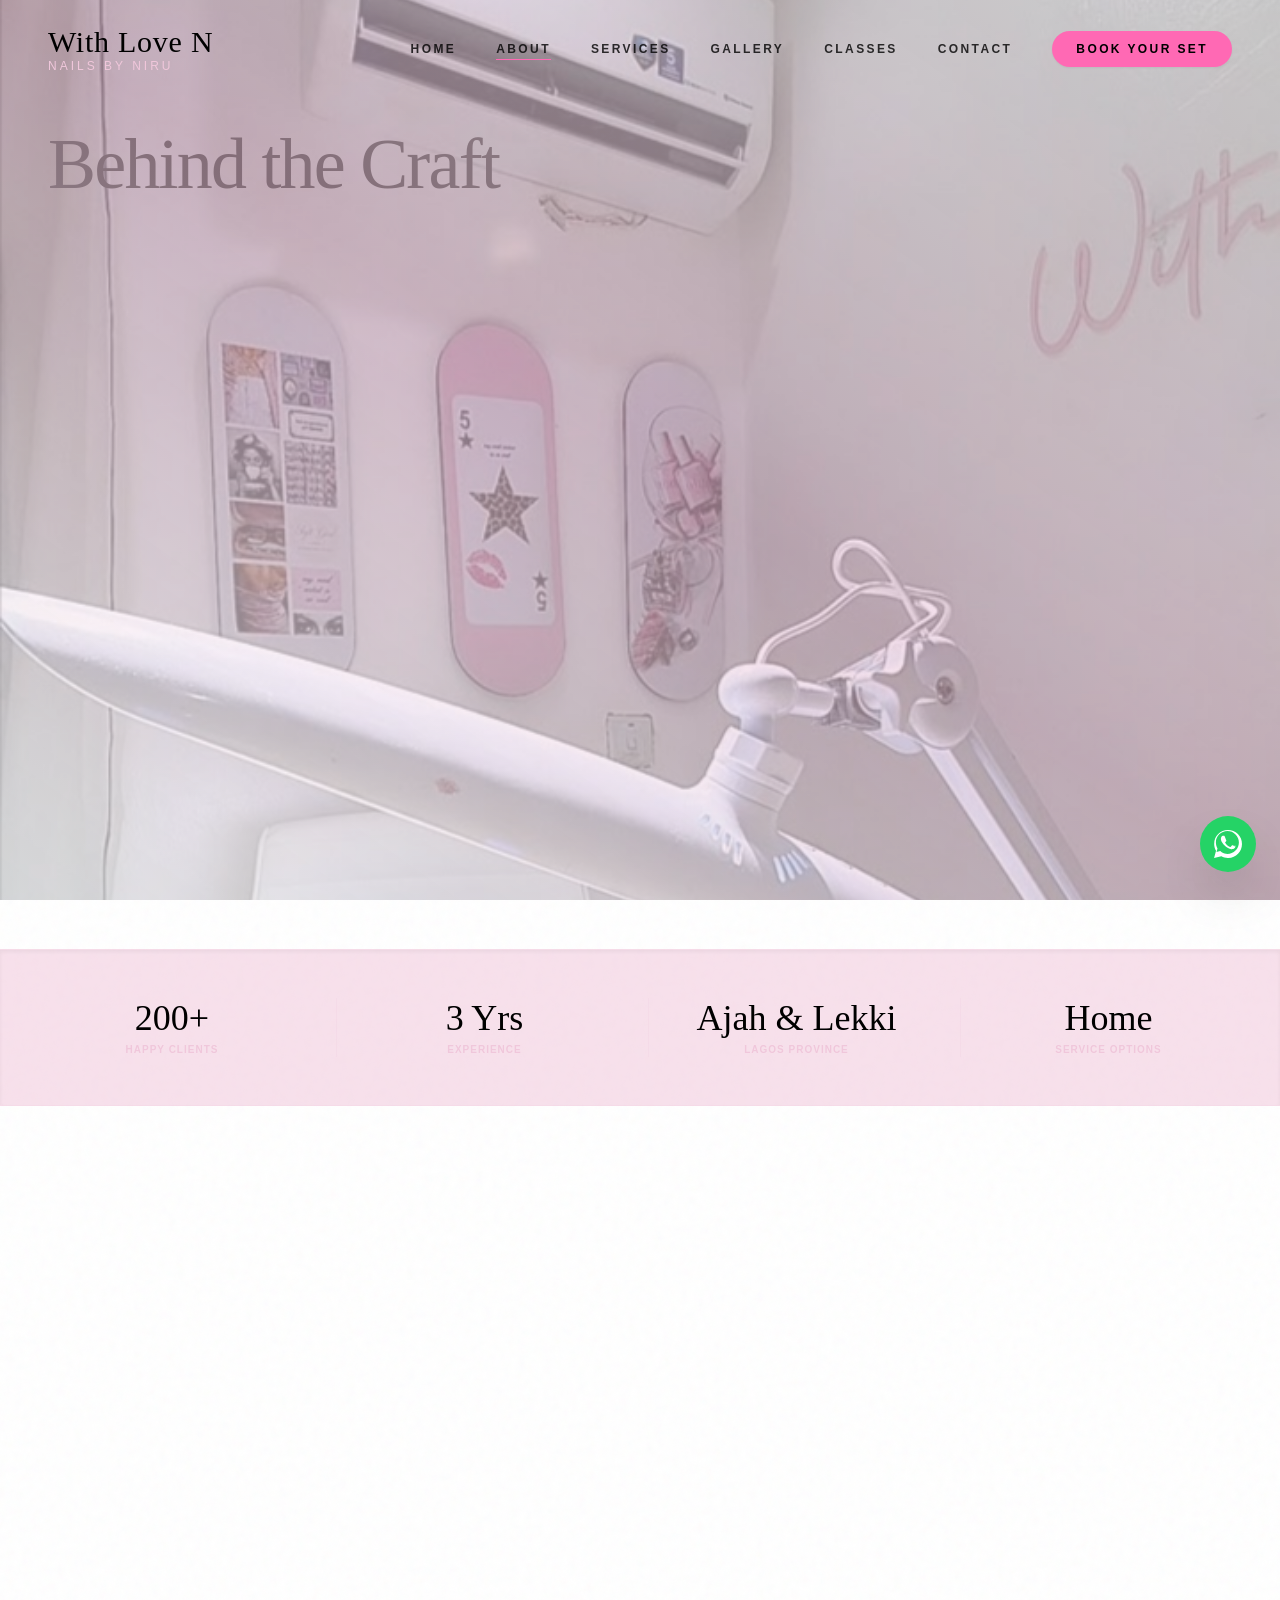
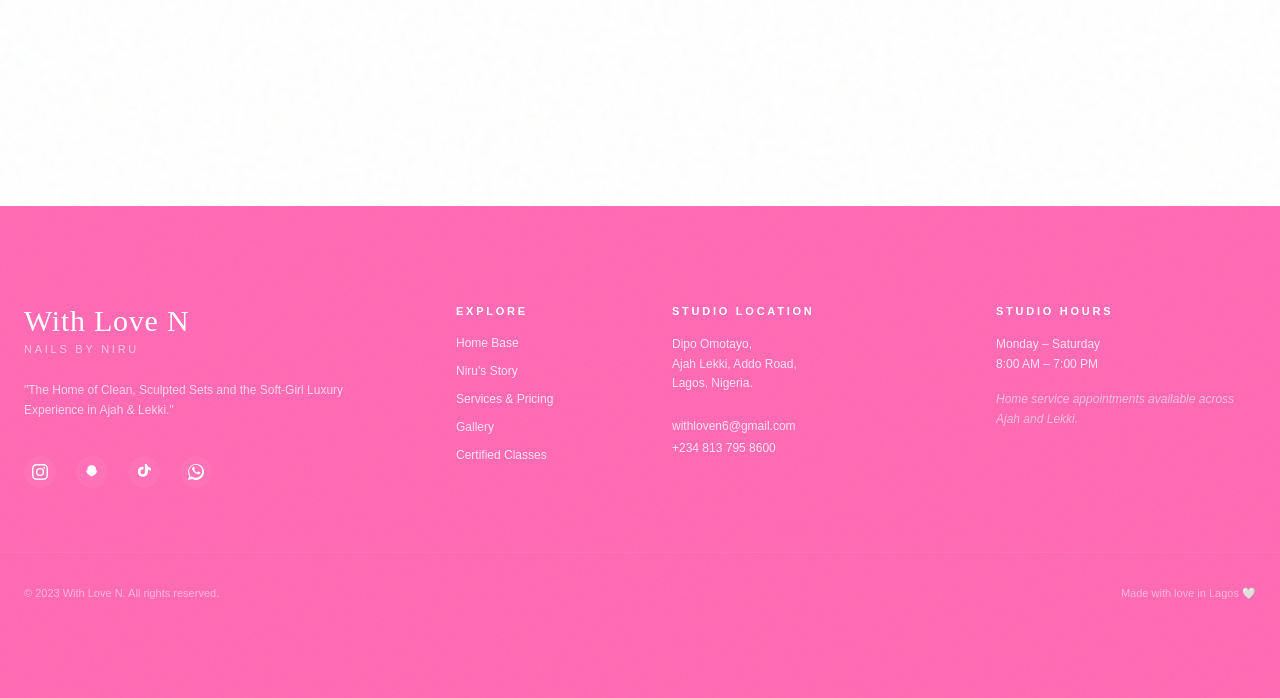
<file: about.html>
<!doctype html>
<html lang="en">
  <head>
    <meta charset="UTF-8" />
    <meta name="viewport" content="width=device-width, initial-scale=1.0" />
    <title>About Niru | Nails by Niru</title>
    
    <!-- Fonts -->
    <link rel="preconnect" href="https://fonts.googleapis.com">
    <link rel="preconnect" href="https://fonts.gstatic.com" crossorigin>
    
    <!-- Stylesheets -->
    <link rel="stylesheet" href="/css/style.css" />
    <!-- Open Graph/Meta -->
    <meta property="og:title" content="Our Story — Nails by Niru | Luxury Nail Artist in Lagos">
    <meta property="og:description" content="Meet Niru, a professional nail artist & educator based in Ajah Lekki. Discover the story behind the soft-girl luxury beauty experience.">
    <meta property="og:image" content="/images/backgrounds/niru-portrait.jpg">
    <meta name="description" content="Discover Niru's story. Meticulous, detailed nail artistry and professional classes in Ajah Lekki, Lagos. Clean, sculpted sets designed to make a statement.">
  </head>
  <body class="bg-white text-text-dark bg-noise min-h-screen selection:bg-pastel-pink selection:text-deep-berry">
    
    <!-- Fixed Background Image -->
    <div class="page-bg" style="background-image: url('/images/backgrounds/niru-portrait.jpg'); background-position: center 25%; background-size: cover;"></div>
    <!-- Soft Warm Blush Overlay Gradient -->
    <div class="fixed inset-0 bg-gradient-to-tr from-warm-cream/65 via-blush-light/55 to-warm-cream/60 -z-1 pointer-events-none"></div>

    <!-- Page Loading Progress Bar -->
    <div id="loading-bar" class="fixed top-0 left-0 h-1 bg-pastel-pink w-0 transition-all duration-300 z-[10000]"></div>

    <!-- Navigation Bar -->
    <nav id="navbar" class="fixed top-0 left-0 w-full z-50 transition-all duration-500 py-6 px-6 md:px-12">
      <div class="max-w-7xl mx-auto flex items-center justify-between">
        <!-- Logo -->
        <a href="index.html" class="group flex flex-col focus:outline-none">
          <span class="font-serif text-2xl md:text-3xl font-light tracking-wide text-deep-berry leading-tight transition-colors group-hover:text-dusty-rose">With Love N</span>
          <span class="font-sans text-[10px] md:text-xs uppercase tracking-[0.25em] text-dusty-rose -mt-0.5 font-medium transition-colors group-hover:text-deep-berry">Nails by Niru</span>
        </a>

        <!-- Desktop Navigation Links -->
        <ul class="hidden md:flex items-center space-x-10 text-xs font-semibold uppercase tracking-[0.2em] text-deep-berry/80">
          <li><a href="index.html" class="hover:text-dusty-rose transition-all relative after:absolute after:-bottom-1 after:left-0 after:w-0 after:h-[1px] after:bg-pastel-pink after:scale-x-0 hover:after:scale-x-100 hover:after:w-full after:transition-all after:duration-300">Home</a></li>
          <li><a href="about.html" class="hover:text-dusty-rose transition-all relative after:absolute after:-bottom-1 after:left-0 after:w-full after:h-[1px] after:bg-pastel-pink after:scale-x-100 origin-left">About</a></li>
          <li><a href="services.html" class="hover:text-dusty-rose transition-all relative after:absolute after:-bottom-1 after:left-0 after:w-0 after:h-[1px] after:bg-pastel-pink after:scale-x-0 hover:after:scale-x-100 hover:after:w-full after:transition-all after:duration-300">Services</a></li>
          <li><a href="gallery.html" class="hover:text-dusty-rose transition-all relative after:absolute after:-bottom-1 after:left-0 after:w-0 after:h-[1px] after:bg-pastel-pink after:scale-x-0 hover:after:scale-x-100 hover:after:w-full after:transition-all after:duration-300">Gallery</a></li>
          <li><a href="classes.html" class="hover:text-dusty-rose transition-all relative after:absolute after:-bottom-1 after:left-0 after:w-0 after:h-[1px] after:bg-pastel-pink after:scale-x-0 hover:after:scale-x-100 hover:after:w-full after:transition-all after:duration-300 hidden lg:inline-block">Classes</a></li>
          <li><a href="contact.html" class="hover:text-dusty-rose transition-all relative after:absolute after:-bottom-1 after:left-0 after:w-0 after:h-[1px] after:bg-pastel-pink after:scale-x-0 hover:after:scale-x-100 hover:after:w-full after:transition-all after:duration-300">Contact</a></li>
          <li>
            <a href="book.html" class="inline-flex items-center justify-center text-center bg-pastel-pink text-deep-berry px-6 py-2.5 rounded-full hover:bg-dusty-rose hover:text-white hover:scale-[1.03] transition-all duration-300 shadow-sm focus:ring-1 focus:ring-pastel-pink">Book Your Set</a>
          </li>
        </ul>

        <!-- Mobile Menu Trigger -->
        <button id="menu-toggle" class="md:hidden text-deep-berry focus:outline-none p-2 relative z-50" aria-label="Toggle Menu">
          <svg id="hamburger-icon" class="w-6 h-6 transition-transform duration-300" fill="none" stroke="currentColor" viewBox="0 0 24 24">
            <path stroke-linecap="round" stroke-linejoin="round" stroke-width="1.5" d="M4 6h16M4 12h16M4 18h16"></path>
          </svg>
          <svg id="close-icon" class="w-6 h-6 transition-transform duration-300 hidden" fill="none" stroke="currentColor" viewBox="0 0 24 24">
            <path stroke-linecap="round" stroke-linejoin="round" stroke-width="1.5" d="M6 18L18 6M6 6l12 12"></path>
          </svg>
        </button>
      </div>
    </nav>

    <!-- Mobile Drawer Menu -->
    <div id="mobile-drawer" class="fixed inset-0 bg-deep-berry/40 backdrop-blur-md z-[9990] hidden transition-opacity duration-300 opacity-0">
      <div class="fixed top-0 right-0 w-[80%] max-w-sm h-full bg-white shadow-2xl z-[9995] flex flex-col p-10 justify-between transition-transform duration-500 translate-x-full">
        <!-- Drawer Links -->
        <div class="flex flex-col space-y-8 pt-16">
          <div class="border-b border-blush-mid/40 pb-4">
            <span class="font-serif text-xl tracking-wide text-deep-berry block">With Love N</span>
            <span class="font-sans text-[10px] uppercase tracking-widest text-dusty-rose font-medium">Lagos soft luxury design</span>
          </div>
          <ul class="flex flex-col space-y-6 text-sm font-bold uppercase tracking-[0.25em] text-deep-berry">
            <li><a href="index.html" class="hover:text-dusty-rose block py-2 transition-all">Home</a></li>
            <li><a href="about.html" class="hover:text-dusty-rose block py-2 transition-all">About</a></li>
            <li><a href="services.html" class="hover:text-dusty-rose block py-2 transition-all">Services</a></li>
            <li><a href="gallery.html" class="hover:text-dusty-rose block py-2 transition-all">Gallery</a></li>
            <li><a href="classes.html" class="hover:text-dusty-rose block py-2 transition-all">Classes</a></li>
            <li><a href="contact.html" class="hover:text-dusty-rose block py-2 transition-all">Contact</a></li>
          </ul>
        </div>
        
        <div>
          <a href="book.html" class="flex items-center justify-center text-center w-full bg-pastel-pink text-deep-berry py-4 rounded-full font-semibold uppercase tracking-wider text-xs hover:bg-dusty-rose hover:text-white transition-colors shadow-md">Book Your Set</a>
          <span class="text-[10px] text-center block text-dusty-rose mt-4 uppercase tracking-widest">Dipo Omotayo, Ajah Lekki</span>
        </div>
      </div>
    </div>

    <!-- Editorial Header Block -->
    <header class="pt-32 pb-12 px-6 md:px-12 select-none">
      <div class="max-w-7xl mx-auto text-center md:text-left space-y-3">
        <h1 class="font-serif font-light text-4xl sm:text-5xl lg:text-7xl text-deep-berry tracking-tight">
          Behind the Craft
        </h1>
      </div>
    </header>

    <!-- Meticulous Biography Section (Two-Column Desktop Offset) -->
    <section class="max-w-7xl mx-auto py-12 px-6 md:px-12 relative z-10">
      <div class="grid grid-cols-1 lg:grid-cols-12 gap-12 lg:gap-16 items-start">
        
        <!-- Portrait Image Panel (Breaks symmetry alignment, gold-accented frame) -->
        <div class="pt-2 flex justify-center lg:justify-start reveal lg:col-span-5">
          <div class="relative w-full max-w-md aspect-[3/4] bg-blush-light p-3 md:p-4 rounded-2xl shadow-xl rotate-[1deg] hover:rotate-0 transition-transform duration-700 ease-out border border-soft-gold/25 group">
            <div class="w-full h-full rounded-xl overflow-hidden relative shadow-inner">
              <img src="/images/backgrounds/niru-portrait.jpg" alt="Professional Nail Artist Niru" class="w-full h-full object-cover object-[center_30%] transform transition-transform duration-1000 group-hover:scale-[1.04]" referrerPolicy="no-referrer" />
              <!-- Bottom Soft Vignette gradient overlay -->
              <div class="absolute inset-x-0 bottom-0 h-1/4 bg-gradient-to-t from-deep-berry/35 to-transparent"></div>
            </div>
            <!-- Branded Accent Label overlay -->
            <div class="absolute bottom-8 right-8 glass-card rounded-full px-4 py-1.5 shadow-sm text-deep-berry select-none pointer-events-none">
              <span class="font-sans text-[9px] uppercase tracking-[0.2em] font-bold">Niru's Signature Set</span>
            </div>
          </div>
        </div>

        <!-- Biography Editorial Copy with paired accents -->
        <div class="lg:col-span-7 flex flex-col space-y-8 reveal select-text">
          <div class="space-y-4">
            <span class="font-serif italic text-2xl md:text-3xl text-dusty-rose leading-tight font-light block">
              Graceful. Swift. Extremely detailed.
            </span>
            <div class="h-[1px] w-20 bg-dusty-rose/30"></div>
          </div>

          <div class="space-y-6 font-sans text-sm md:text-base text-deep-berry/80 leading-relaxed font-normal">
            <p>
              Niru is a professional nail artist and educator based in Ajah, Lagos — and she has quietly become the go-to for women in Lekki who understand the difference between a set and a statement.
            </p>
            <p>
              With three years of precision and over 200 happy clients, her reputation is built on one thing: nails that last, look clean, and feel intentional. Whether you're in for a soft gel almond or a long acrylic duck nail, every appointment is handled with the same level of care — warm, calm, and completely unhurried.
            </p>
            <p>
              Her studio is a quiet, feminine space designed for women who love beautiful things. And for those who can't make it in, home service is available across Ajah and Lekki — because the experience should always come to you.
            </p>
            <p>
              Beyond the chair, Niru trains the next generation of nail artists, sharing her eye for detail and her love for the craft. Because beautiful nails are only the beginning.
            </p>
          </div>

          <!-- Branded Micro-CTA button to secure dates -->
          <div class="pt-4">
            <a href="book.html" class="inline-flex items-center justify-center text-center bg-pastel-pink text-deep-berry px-8 py-3.5 rounded-full text-xs font-semibold uppercase tracking-widest shadow-md hover:bg-dusty-rose hover:text-white transition-all duration-300 hover:scale-[1.02]">
              Reserve An Appointment Slot
            </a>
          </div>
        </div>
      </div>
    </section>

    <!-- Stats Row Block (High contrast elegant list metric) -->
    <section class="bg-blush-light/55 py-12 border-y border-blush-mid/20 relative z-10 shadow-inner overflow-hidden select-none">
      <div class="max-w-7xl mx-auto px-6">
        <div class="grid grid-cols-2 md:grid-cols-4 gap-8 md:gap-4 text-center">
          
          <div class="space-y-1">
            <span class="block font-serif text-3xl sm:text-4xl text-deep-berry font-light">200+</span>
            <span class="block font-sans text-[10px] uppercase tracking-widest text-dusty-rose font-bold">Happy Clients</span>
          </div>

          <div class="space-y-1 border-l border-blush-mid/20">
            <span class="block font-serif text-3xl sm:text-4xl text-deep-berry font-light">3 Yrs</span>
            <span class="block font-sans text-[10px] uppercase tracking-widest text-dusty-rose font-bold">Experience</span>
          </div>

          <div class="space-y-1 md:border-l border-blush-mid/20">
            <span class="block font-serif text-3xl sm:text-4xl text-deep-berry font-light">Ajah & Lekki</span>
            <span class="block font-sans text-[10px] uppercase tracking-widest text-dusty-rose font-bold">Lagos Province</span>
          </div>

          <div class="space-y-1 border-l border-blush-mid/20">
            <span class="block font-serif text-3xl sm:text-4xl text-deep-berry font-light">Home</span>
            <span class="block font-sans text-[10px] uppercase tracking-widest text-dusty-rose font-bold">Service Options</span>
          </div>

        </div>
      </div>
    </section>

    <!-- Studio Showcase Section (`studio-bg.jpeg` full-bleed hero grid) -->
    <section class="max-w-7xl mx-auto py-24 px-6 md:px-12 relative z-10 reveal">
      <div class="relative w-full rounded-3xl overflow-hidden aspect-[16/9] md:aspect-[21/9] shadow-2xl group border border-white/30">
        <!-- Image background of studio neon look -->
        <img src="/images/backgrounds/studio-bg.jpg" alt="Quiet Feminine Neon Studio Accent" class="absolute inset-0 w-full h-full object-cover transition-transform duration-1000 group-hover:scale-105" loading="lazy" referrerPolicy="no-referrer" />
        <div class="absolute inset-0 bg-gradient-to-t from-deep-berry/90 via-deep-berry/40 to-transparent"></div>
        
        <!-- Text overlay content -->
        <div class="absolute bottom-8 left-8 md:bottom-12 md:left-12 text-white space-y-2 select-text">
          <span class="font-sans text-[10px] uppercase tracking-[0.25em] text-pastel-pink font-bold">EXPERIENCE COMFORT</span>
          <h2 class="font-serif text-2xl md:text-4xl font-light text-white leading-tight">
            The Studio Spot.
          </h2>
          <p class="font-sans text-xs md:text-sm text-blush-light/80 max-w-sm tracking-wide">
            Dipo Omotayo, Ajah Lekki. A tailored sanctuary crafted to let you unwind completely.
          </p>
        </div>
      </div>
    </section>

    <!-- Floating Back To Top Button -->
    <button id="back-to-top" class="fixed bottom-28 right-6 w-12 h-12 bg-white/90 backdrop-blur-md border border-blush-mid/40 rounded-full flex items-center justify-center text-deep-berry hover:text-dusty-rose transition-all duration-300 translate-y-24 opacity-0 z-50 shadow-md transform hover:scale-105" style="bottom: 96px; right: 24px; z-index: 50;" aria-label="Back to Top">
      <svg class="w-5 h-5" fill="none" stroke="currentColor" viewBox="0 0 24 24">
        <path stroke-linecap="round" stroke-linejoin="round" stroke-width="2" d="M5 15l7-7 7 7"></path>
      </svg>
    </button>

    <!-- Floating WhatsApp Button -->
    <a href="https://wa.me/2348137958600" target="_blank" rel="noopener noreferrer" class="fixed bottom-7 right-6 bg-[#25D366] text-white shadow-2xl hover:scale-105 active:scale-95 transition-all duration-300 animate-wa-pulse group flex items-center justify-center rounded-full z-[9999]" style="width: 56px; height: 56px;" aria-label="Chat with Niru on WhatsApp">
      <!-- Custom Branded Tooltip -->
      <span class="absolute right-16 top-1/2 -translate-y-1/2 glass-card border-blush-mid/30 text-deep-berry text-[10px] font-bold uppercase tracking-widest px-3 py-1.5 rounded-full opacity-0 group-hover:opacity-100 transition-opacity duration-300 pointer-events-none whitespace-nowrap shadow-sm font-medium">
        Chat with Niru ✨
      </span>
      <svg class="w-7 h-7 flex-shrink-0 text-white" fill="currentColor" viewBox="0 0 24 24" style="width: 28px; height: 28px;">
        <path d="M.057 24l1.687-6.163c-1.041-1.804-1.588-3.849-1.587-5.946C.06 5.348 5.397.01 12.008.01c3.202.001 6.212 1.243 8.477 3.513 2.266 2.27 3.507 5.28 3.505 8.484-.004 6.657-5.34 11.997-11.953 11.997-2.005-.001-3.973-.502-5.724-1.457L0 24zm6.59-4.846c1.6.95 3.188 1.449 4.825 1.451 5.436 0 9.86-4.37 9.864-9.799.002-2.63-1.023-5.101-2.885-6.97C16.638 1.966 14.122.94 11.5.942 6.066.942 1.642 5.312 1.637 10.742c-.002 1.772.464 3.506 1.352 5.04l-.841 3.076 3.199-.824zm11.383-5.05c-.3-.15-1.764-.87-2.038-.97-.274-.1-.474-.15-.674.15-.2.3-.77.97-.945 1.17-.175.2-.35.225-.65.075-.3-.15-1.263-.465-2.407-1.485-.89-.794-1.49-1.775-1.665-2.075-.175-.3-.019-.462.13-.611.135-.135.3-.35.45-.525.15-.175.2-.3.3-.5s.05-.375-.025-.525C10.044 7.6 9.4 6.035 9.13 5.39c-.26-.63-.53-.54-.73-.55-.19-.01-.41-.01-.61-.01-.2 0-.53.075-.81.375-.28.3-1.07 1.05-1.07 2.56 0 1.51 1.1 2.97 1.25 3.17.15.2 2.165 3.31 5.245 4.64.733.317 1.306.505 1.751.646.737.234 1.41.201 1.942.122.593-.088 1.764-.72 2.014-1.415.25-.695.25-1.29.175-1.415-.075-.125-.275-.2-.575-.35z" />
      </svg>
    </a>

    <!-- Footer Area (Identical branding, high-contrast, deep berry background) -->
    <footer class="bg-deep-pink text-white py-16 md:py-24 bg-noise relative z-10 border-t border-white/5">
      <div class="max-w-7xl mx-auto px-6 grid grid-cols-1 md:grid-cols-12 gap-12 sm:gap-16">
        
        <!-- col 1 logo -->
        <div class="md:col-span-4 flex flex-col space-y-6">
          <div class="flex flex-col">
            <span class="font-serif text-3xl font-light tracking-wide text-white">With Love N</span>
            <span class="font-sans text-[11px] uppercase tracking-[0.25em] text-pastel-pink mt-0.5 font-medium">Nails by Niru</span>
          </div>
          <p class="font-sans text-xs text-white/70 max-w-sm leading-relaxed">
            "The Home of Clean, Sculpted Sets and the Soft-Girl Luxury Experience in Ajah & Lekki."
          </p>
          <div class="flex items-center space-x-5 pt-3">
            <a href="https://www.instagram.com/nailsbyniru__?igsh=MThzaXEzZzU1ZDg3aA==" target="_blank" rel="noopener noreferrer" class="w-8 h-8 rounded-full bg-white/5 flex items-center justify-center hover:bg-pastel-pink hover:text-deep-berry transition-all duration-300" aria-label="With Love N on Instagram">
              <svg class="w-4 h-4" fill="currentColor" viewBox="0 0 24 24"><path d="M12 2.163c3.204 0 3.584.012 4.85.07 3.252.148 4.771 1.691 4.919 4.919.058 1.265.069 1.645.069 4.849 0 3.205-.012 3.584-.069 4.849-.149 3.225-1.664 4.771-4.919 4.919-1.266.058-1.644.07-4.85.07-3.204 0-3.584-.012-4.849-.07-3.26-.149-4.771-1.699-4.919-4.92-.058-1.265-.07-1.644-.07-4.849 0-3.204.013-3.583.07-4.849.149-3.227 1.664-4.771 4.919-4.919 1.266-.057 1.645-.069 4.849-.069zM12 0C8.741 0 8.333.014 7.053.072 2.695.272.273 2.69.073 7.051.014 8.333 0 8.741 0 12c0 3.259.014 3.668.072 4.948.2 4.358 2.618 6.78 6.98 6.98 1.281.058 1.689.072 4.948.072 3.259 0 3.668-.014 4.948-.072 4.354-.2 6.782-2.618 6.979-6.98.059-1.28.073-1.689.073-4.948 0-3.259-.014-3.667-.072-4.947-.196-4.354-2.617-6.78-6.979-6.98C15.668.014 15.259 0 12 0zm0 5.838a6.162 6.162 0 1 0 0 12.324 6.162 6.162 0 0 0 0-12.324zM12 16a4 4 0 1 1 0-8 4 4 0 0 1 0 8zm6.406-11.845a1.44 1.44 0 1 0 0 2.881 1.44 1.44 0 0 0 0-2.881z"/></svg>
            </a>
            <a href="https://www.snapchat.com/add/nailsbyniru" target="_blank" rel="noopener noreferrer" class="w-8 h-8 rounded-full bg-white/5 flex items-center justify-center hover:bg-pastel-pink hover:text-deep-berry transition-all duration-300" aria-label="With Love N on Snapchat">
              <svg class="w-4 h-4" fill="currentColor" viewBox="0 0 24 24"><path d="M12.031 2.003c.795 0 3.842.215 5.351 2.916.541.97.456 2.629.388 3.953l-.008.156c-.005.083-.003.169.063.227.139.122.652.146 1.218.328.488.158.901.477.901.901 0 .564-.605.94-1.139 1.184.027.097.142.405.142.405.214.654-.072 1.099-.518 1.318-.084.041-.504.218-.504.218a3.7 3.7 0 0 1-.034.563c-.124.685-.61 1.187-1.467 1.498-.337.122-.787.252-1.354.388a4.847 4.847 0 0 0-.566.797c-.474.79-1.21 1.808-3.012 1.808-1.802 0-2.529-1.012-3.011-1.806a4.917 4.917 0 0 0-.567-.799c-.567-.136-1.017-.266-1.354-.388-.856-.31-1.343-.812-1.467-1.498a3.7 3.7 0 0 1-.034-.563s-.42-.177-.504-.218c-.446-.219-.732-.664-.518-1.318 0 0 .115-.308.142-.405-.534-.243-1.139-.62-1.139-1.184 0-.424.413-.743.901-.901.566-.182 1.079-.206 1.218-.328.066-.058.068-.144.063-.227l-.008-.156c-.068-1.324-.153-2.983.388-3.953 1.509-2.701 4.556-2.916 5.351-2.916z"/></svg>
            </a>
            <a href="https://tiktok.com/@_withlove_n" target="_blank" rel="noopener noreferrer" class="w-8 h-8 rounded-full bg-white/5 flex items-center justify-center hover:bg-pastel-pink hover:text-deep-berry transition-all duration-300" aria-label="With Love N on TikTok">
              <svg class="w-4 h-4" fill="currentColor" viewBox="0 0 24 24"><path d="M12.525.02c1.31-.02 2.61-.01 3.91-.02.08 1.53.63 3.09 1.75 4.17 1.12 1.11 2.7 1.62 4.24 1.79v4.03c-1.44-.17-2.84-.74-3.95-1.72-.1.65-.18 1.32-.18 1.98.01 1.88-.34 3.82-1.39 5.39-1.24 1.88-3.41 3.12-5.7 3.32-2.31.21-4.8-.46-6.42-2.12-1.81-1.84-2.52-4.66-1.89-7.18.57-2.28 2.22-4.27 4.46-5.11 1.25-.47 2.61-.63 3.93-.41.02 1.43-.02 2.87-.02 4.3-1.07-.15-2.22-.01-3.13.62-.91.63-1.46 1.75-1.45 2.88.02 1.15.58 2.28 1.51 2.93 1.04.73 2.47.78 3.52.12 1.13-.71 1.71-2.1 1.66-3.42V0h.15z"/></svg>
            </a>
            <a href="https://wa.me/2348137958600" target="_blank" rel="noopener noreferrer" class="w-8 h-8 rounded-full bg-white/5 flex items-center justify-center hover:bg-pastel-pink hover:text-deep-berry transition-all duration-300" aria-label="With Love N on WhatsApp">
              <svg class="w-4 h-4" fill="currentColor" viewBox="0 0 24 24"><path d="M.057 24l1.687-6.163c-1.041-1.804-1.588-3.849-1.587-5.946C.06 5.348 5.397.01 12.008.01c3.202.001 6.212 1.246 8.477 3.514 2.266 2.268 3.507 5.28 3.505 8.484-.004 6.657-5.34 11.997-11.953 11.997-2.005-.001-3.973-.502-5.724-1.454L0 24zm6.59-4.846c1.6.95 3.18 1.449 4.825 1.451 5.436 0 9.86-4.37 9.864-9.799.002-2.63-1.023-5.101-2.885-6.968C16.59 1.97 14.121.944 11.493.944c-5.443 0-9.87 4.373-9.874 9.803-.001 2.009.526 3.975 1.524 5.71l-.1 1.731-.05.856.886-.237 1.778-.465zm11.215-6.817c-.301-.15-1.778-.876-2.053-.976-.275-.1-.475-.15-.675.15-.2.3-.775.976-.95 1.176-.175.2-.35.225-.65.075-.3-.15-1.267-.467-2.413-1.487-.892-.795-1.493-1.777-1.669-2.077-.175-.3-.018-.463.132-.612.135-.133.3-.35.45-.525.15-.175.2-.3.3-.5.1-.2.05-.375-.025-.525-.075-.15-.675-1.625-.925-2.225-.244-.589-.492-.51-.675-.519-.175-.008-.375-.01-.575-.01-.2 0-.525.075-.8.375-.275.3-1.05 1.025-1.05 2.5s1.075 2.9 1.225 3.1c.15.2 2.11 3.22 5.11 4.52.714.31 1.272.495 1.706.634.717.228 1.37.195 1.886.118.575-.086 1.778-.726 2.028-1.427.25-.7.25-1.3.175-1.427-.075-.125-.275-.2-.575-.35z"/></svg>
            </a>
          </div>
        </div>

        <!-- col 2 nav links -->
        <div class="md:col-span-2 space-y-4">
          <h4 class="font-sans text-[11px] font-bold uppercase tracking-[0.25em] text-white">Explore</h4>
          <ul class="flex flex-col space-y-3 font-sans text-xs text-white/80">
            <li><a href="index.html" class="hover:text-pastel-pink transition-colors">Home Base</a></li>
            <li><a href="about.html" class="hover:text-pastel-pink transition-colors">Niru's Story</a></li>
            <li><a href="services.html" class="hover:text-pastel-pink transition-colors">Services & Pricing</a></li>
            <li><a href="gallery.html" class="hover:text-pastel-pink transition-colors">Gallery</a></li>
            <li><a href="classes.html" class="hover:text-pastel-pink transition-colors">Certified Classes</a></li>
          </ul>
        </div>

        <!-- col 3 connection -->
        <div class="md:col-span-3 space-y-4">
          <h4 class="font-sans text-[11px] font-bold uppercase tracking-[0.25em] text-white">Studio Location</h4>
          <p class="font-sans text-xs text-white/80 leading-relaxed">
            Dipo Omotayo, <br />
            Ajah Lekki, Addo Road, <br />
            Lagos, Nigeria.
          </p>
          <div class="pt-2 flex flex-col space-y-1.5 text-xs text-white/80">
            <a href="mailto:withloven6@gmail.com" class="hover:text-pastel-pink transition-colors">withloven6@gmail.com</a>
            <a href="tel:+2348137958600" class="hover:text-pastel-pink transition-colors">+234 813 795 8600</a>
          </div>
        </div>

        <!-- col 4 hours -->
        <div class="md:col-span-3 space-y-4">
          <h4 class="font-sans text-[11px] font-bold uppercase tracking-[0.25em] text-white">Studio Hours</h4>
          <p class="font-sans text-xs text-white/80 leading-relaxed">
            Monday – Saturday <br />
            8:00 AM – 7:00 PM
          </p>
          <p class="font-sans text-xs text-pastel-pink/90 italic leading-relaxed">
            Home service appointments available across Ajah and Lekki.
          </p>
        </div>
      </div>

      <!-- Bottom Bar -->
      <div class="max-w-7xl mx-auto px-6 mt-16 pt-8 border-t border-white/5 flex flex-col sm:flex-row items-center justify-between text-[11px] text-white/50 space-y-4 sm:space-y-0 select-none">
        <p>&copy; 2023 With Love N. All rights reserved.</p>
        <p>Made with love in Lagos <span class="text-pastel-pink">🤍</span></p>
      </div>
    </footer>

    <script type="module" src="/js/global.js"></script>
  </body>
</html>
</file>
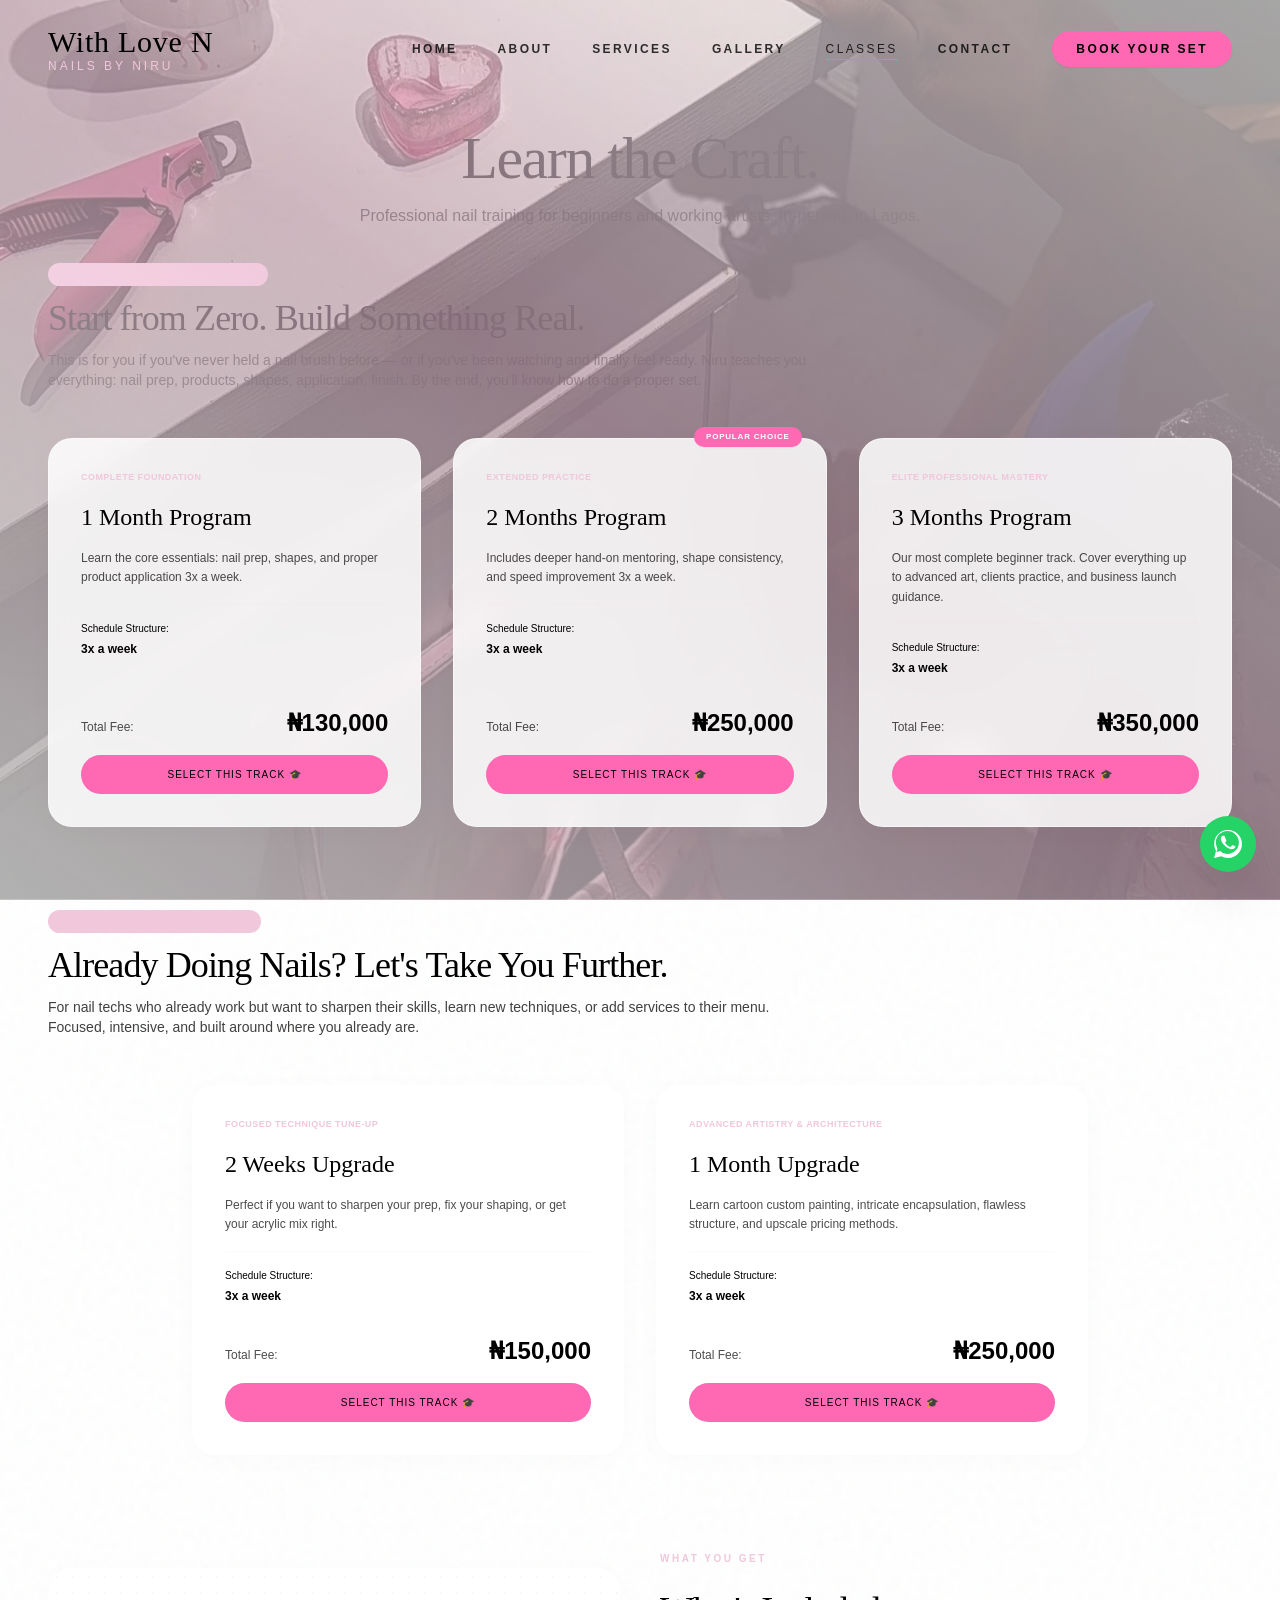
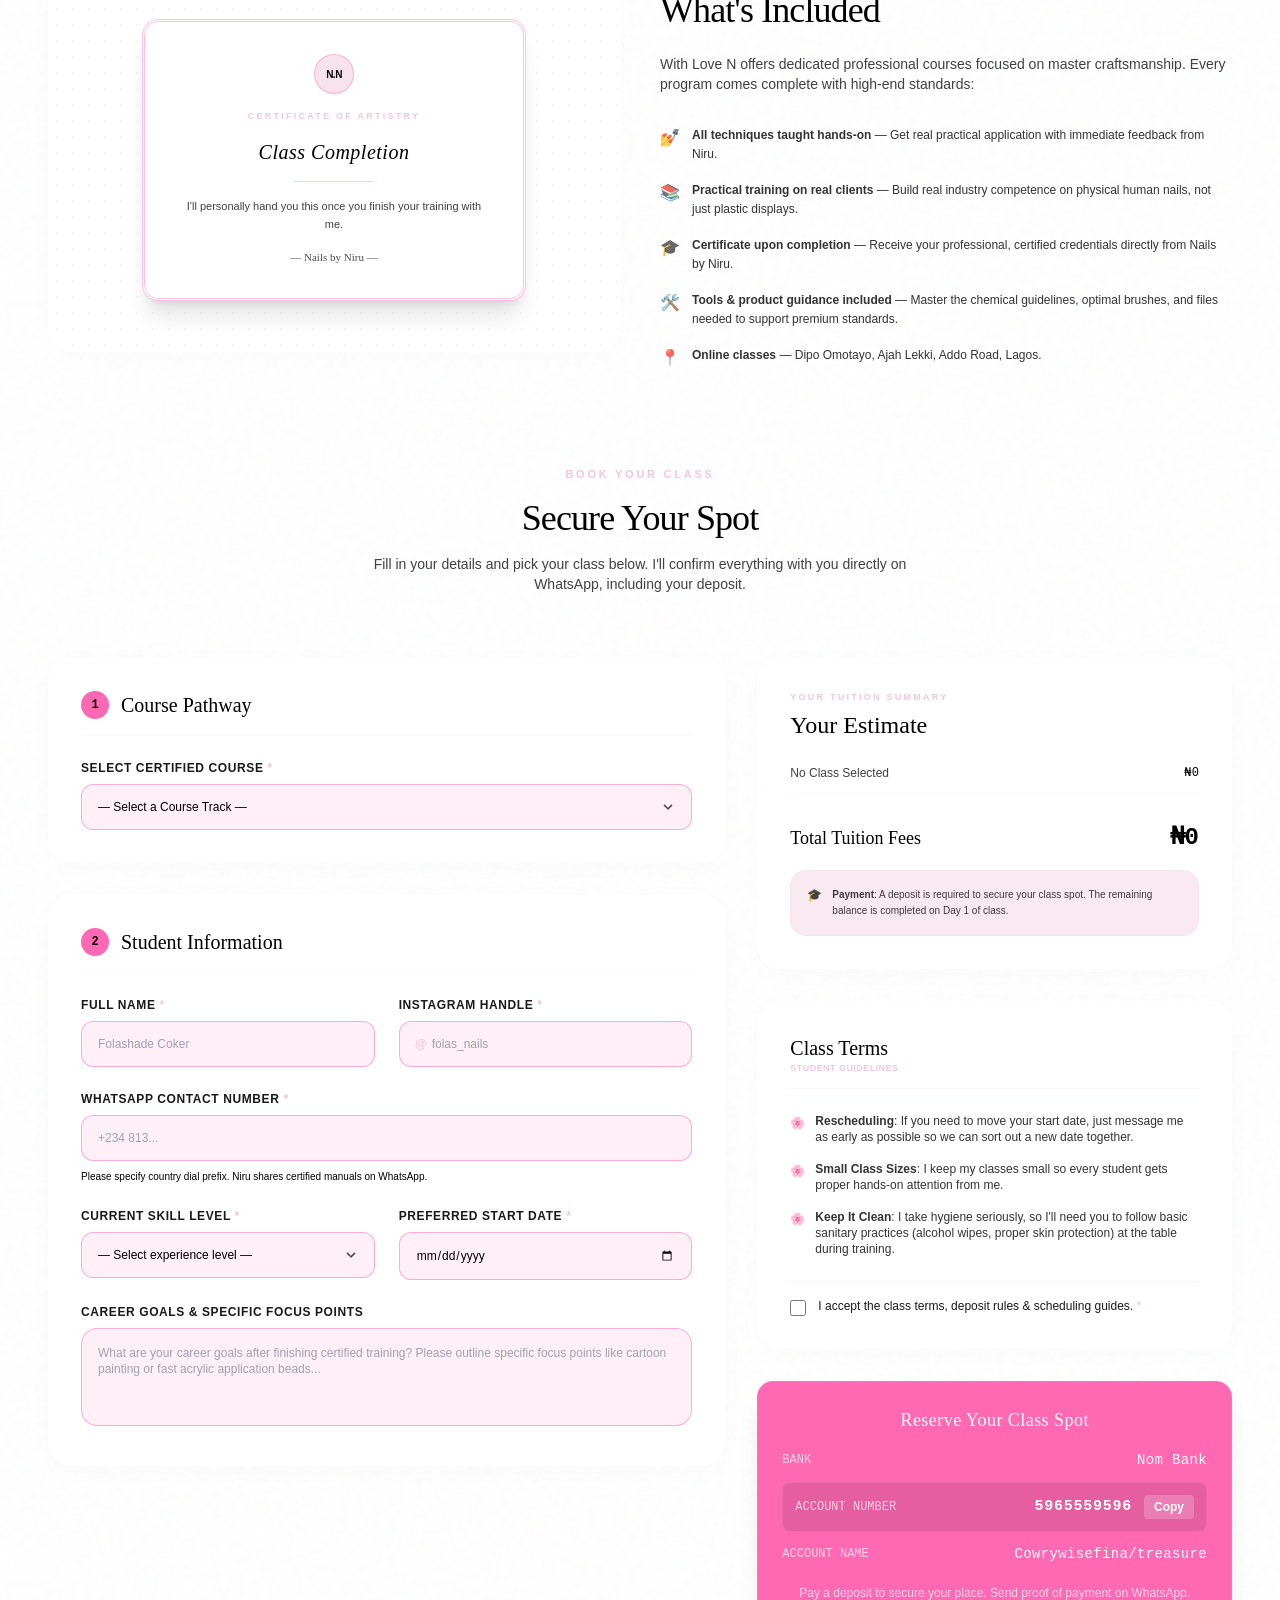
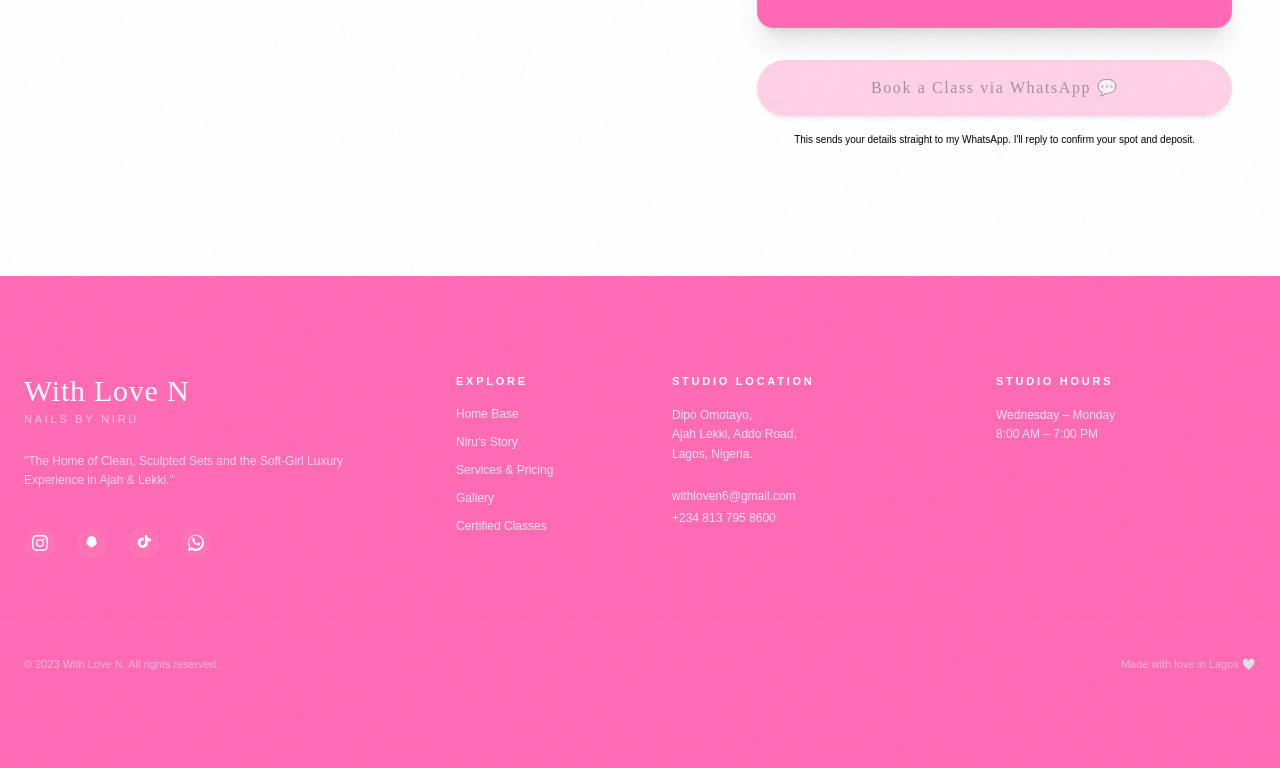
<file: classes.html>
<!doctype html>
<html lang="en">
  <head>
    <meta charset="UTF-8" />
    <meta name="viewport" content="width=device-width, initial-scale=1.0" />
    <title>Nail Classes | Nails by Niru</title>
    
    <!-- Fonts -->
    <link rel="preconnect" href="https://fonts.googleapis.com">
    <link rel="preconnect" href="https://fonts.gstatic.com" crossorigin>
    
    <!-- Stylesheets -->
    <link rel="stylesheet" href="/css/style.css" />
    <!-- Open Graph/Meta -->
    <meta property="og:title" content="Nail Classes | Nails by Niru">
    <meta property="og:description" content="Learn nail artistry hands-on with Niru — from prep and shaping to fine cartoon nail art. In-person training in Ajah Lekki, Lagos.">
    <meta property="og:image" content="/images/backgrounds/class-bg.jpg">
    <meta name="description" content="Elevate your salon skills or learn the craft of luxury nails from scratch. Certified masterclasses, lifetime mentor support, and executive starter kits in Lagos.">
  </head>
  <body class="bg-white text-text-dark bg-noise min-h-screen selection:bg-pastel-pink selection:text-deep-berry">
    
    <!-- Fixed Background Image -->
    <div class="page-bg" style="background-image: url('/images/backgrounds/class-bg.jpg'); background-position: 65% center; background-size: cover;"></div>
    <!-- Soft Warm Blush Overlay Gradient -->
    <div class="fixed inset-0 bg-gradient-to-tr from-warm-cream/65 via-blush-light/55 to-warm-cream/60 -z-1 pointer-events-none"></div>

    <!-- Page Loading Progress Bar -->
    <div id="loading-bar" class="fixed top-0 left-0 h-1 bg-pastel-pink w-0 transition-all duration-300 z-[10000]"></div>

    <!-- Navigation Bar -->
    <nav id="navbar" class="fixed top-0 left-0 w-full z-50 transition-all duration-500 py-6 px-6 md:px-12">
      <div class="max-w-7xl mx-auto flex items-center justify-between">
        <!-- Logo -->
        <a href="index.html" class="group flex flex-col focus:outline-none">
          <span class="font-serif text-2xl md:text-3xl font-light tracking-wide text-deep-berry leading-tight transition-colors group-hover:text-dusty-rose">With Love N</span>
          <span class="font-sans text-[10px] md:text-xs uppercase tracking-[0.25em] text-dusty-rose -mt-0.5 font-medium transition-colors group-hover:text-deep-berry">Nails by Niru</span>
        </a>

        <!-- Desktop Navigation Links -->
        <ul class="hidden md:flex items-center space-x-10 text-xs font-semibold uppercase tracking-[0.2em] text-deep-berry/80">
          <li><a href="index.html" class="hover:text-dusty-rose transition-all relative after:absolute after:-bottom-1 after:left-0 after:w-0 after:h-[1px] after:bg-pastel-pink after:scale-x-0 hover:after:scale-x-100 hover:after:w-full after:transition-all after:duration-300">Home</a></li>
          <li><a href="about.html" class="hover:text-dusty-rose transition-all relative after:absolute after:-bottom-1 after:left-0 after:w-0 after:h-[1px] after:bg-pastel-pink after:scale-x-0 hover:after:scale-x-100 hover:after:w-full after:transition-all after:duration-300">About</a></li>
          <li><a href="services.html" class="hover:text-dusty-rose transition-all relative after:absolute after:-bottom-1 after:left-0 after:w-0 after:h-[1px] after:bg-pastel-pink after:scale-x-0 hover:after:scale-x-100 hover:after:w-full after:transition-all after:duration-300">Services</a></li>
          <li><a href="gallery.html" class="hover:text-dusty-rose transition-all relative after:absolute after:-bottom-1 after:left-0 after:w-0 after:h-[1px] after:bg-pastel-pink after:scale-x-0 hover:after:scale-x-100 hover:after:w-full after:transition-all after:duration-300">Gallery</a></li>
          <li><a href="classes.html" class="hover:text-dusty-rose transition-all relative after:absolute after:-bottom-1 after:left-0 after:w-full after:h-[1px] after:bg-pastel-pink after:scale-x-100 origin-left font-medium">Classes</a></li>
          <li><a href="contact.html" class="hover:text-dusty-rose transition-all relative after:absolute after:-bottom-1 after:left-0 after:w-0 after:h-[1px] after:bg-pastel-pink after:scale-x-0 hover:after:scale-x-100 hover:after:w-full after:transition-all after:duration-300">Contact</a></li>
          <li>
            <a href="book.html" class="inline-flex items-center justify-center text-center bg-pastel-pink text-deep-berry px-6 py-2.5 rounded-full hover:bg-dusty-rose hover:text-white hover:scale-[1.03] transition-all duration-300 shadow-sm focus:ring-1 focus:ring-pastel-pink">Book Your Set</a>
          </li>
        </ul>

        <!-- Mobile Menu Trigger -->
        <button id="menu-toggle" class="md:hidden text-deep-berry focus:outline-none p-2 relative z-50">
          <svg id="hamburger-icon" class="w-6 h-6 transition-transform duration-300" fill="none" stroke="currentColor" viewBox="0 0 24 24">
            <path stroke-linecap="round" stroke-linejoin="round" stroke-width="1.5" d="M4 6h16M4 12h16M4 18h16"></path>
          </svg>
          <svg id="close-icon" class="w-6 h-6 transition-transform duration-300 hidden" fill="none" stroke="currentColor" viewBox="0 0 24 24">
            <path stroke-linecap="round" stroke-linejoin="round" stroke-width="1.5" d="M6 18L18 6M6 6l12 12"></path>
          </svg>
        </button>
      </div>
    </nav>

    <!-- Mobile Drawer Menu -->
    <div id="mobile-drawer" class="fixed inset-0 bg-deep-berry/40 backdrop-blur-md z-[9990] hidden transition-opacity duration-300 opacity-0">
      <div class="fixed top-0 right-0 w-[80%] max-w-sm h-full bg-white shadow-2xl z-[9995] flex flex-col p-10 justify-between transition-transform duration-500 translate-x-full">
        <!-- Drawer Links -->
        <div class="flex flex-col space-y-8 pt-16">
          <div class="border-b border-blush-mid/40 pb-4">
            <span class="font-serif text-xl tracking-wide text-deep-berry block">With Love N</span>
            <span class="font-sans text-[10px] uppercase tracking-widest text-dusty-rose font-medium">Lagos soft luxury design</span>
          </div>
          <ul class="flex flex-col space-y-6 text-sm font-bold uppercase tracking-[0.25em] text-deep-berry">
            <li><a href="index.html" class="hover:text-dusty-rose block py-2 transition-all">Home</a></li>
            <li><a href="about.html" class="hover:text-dusty-rose block py-2 transition-all">About</a></li>
            <li><a href="services.html" class="hover:text-dusty-rose block py-2 transition-all">Services</a></li>
            <li><a href="gallery.html" class="hover:text-dusty-rose block py-2 transition-all">Gallery</a></li>
            <li><a href="classes.html" class="hover:text-dusty-rose block py-2 transition-all">Classes</a></li>
            <li><a href="contact.html" class="hover:text-dusty-rose block py-2 transition-all">Contact</a></li>
          </ul>
        </div>
        
        <div>
          <a href="book.html" class="flex items-center justify-center text-center w-full bg-pastel-pink text-deep-berry py-4 rounded-full font-semibold uppercase tracking-wider text-xs hover:bg-dusty-rose hover:text-white transition-colors shadow-md" style="border-radius: 9999px;">Book Your Set</a>
        </div>
      </div>
    </div>

    <!-- Editorial Header Block -->
    <header class="pt-32 pb-8 px-6 md:px-12 select-none text-center">
      <div class="max-w-3xl mx-auto space-y-4">
        <h1 class="font-serif font-light text-4xl sm:text-5xl lg:text-6xl text-deep-berry tracking-tight">
          Learn the Craft.
        </h1>
        <p class="font-sans text-sm md:text-base text-deep-berry/75 max-w-2xl mx-auto leading-relaxed">
          Professional nail training for beginners and working artists. In-person, in Lagos.
        </p>
      </div>
    </header>

    <!-- Main Content Container Grid -->
    <main class="max-w-7xl mx-auto px-6 md:px-12 pb-32">
      
      <!-- Section 1: Beginner Classes -->
      <div class="mb-20 select-none">
        <div class="max-w-3xl mb-12">
          <span class="font-mono text-[10px] uppercase tracking-widest text-dusty-rose bg-blush-light inline-block px-3 py-1 rounded-full font-bold mb-3">SECTION 1 — BEGINNER CLASSES</span>
          <h2 class="font-serif text-3xl sm:text-4xl text-deep-berry font-light tracking-tight">Start from Zero. Build Something Real.</h2>
          <p class="font-sans text-xs sm:text-sm text-deep-berry/75 mt-3 leading-relaxed">
            This is for you if you've never held a nail brush before — or if you've been watching and finally feel ready. Niru teaches you everything: nail prep, products, shapes, application, finish. By the end, you'll know how to do a proper set.
          </p>
        </div>

        <div class="grid grid-cols-1 md:grid-cols-3 gap-8 items-stretch">
          
          <!-- Beginner Month 1 -->
          <div class="glass-card p-6 md:p-8 rounded-3xl border border-blush-mid/15 flex flex-col justify-between bg-white/70">
            <div class="space-y-4">
              <span class="font-sans text-[9px] uppercase tracking-wider text-dusty-rose font-bold block">Complete Foundation</span>
              <h3 class="font-serif text-2xl text-deep-berry font-light">1 Month Program</h3>
              <p class="font-sans text-xs text-deep-berry/70 leading-relaxed">
                Learn the core essentials: nail prep, shapes, and proper product application 3x a week.
              </p>
              <div class="border-t border-blush-mid/10 pt-4 pb-1">
                <span class="block font-sans text-[10px] text-text-muted">Schedule Structure:</span>
                <span class="font-sans text-xs font-semibold text-deep-berry">3x a week</span>
              </div>
            </div>
            <div class="space-y-4 mt-6">
              <div class="flex items-baseline justify-between">
                <span class="text-xs font-sans text-deep-berry/70">Total Fee:</span>
                <span class="font-sans text-2xl font-bold text-deep-berry">₦130,000</span>
              </div>
              <a href="#register-block" onclick="document.getElementById('class-select').value='beginner_1m'; document.getElementById('class-select').dispatchEvent(new Event('change'));" class="flex items-center justify-center text-center w-full bg-pastel-pink text-deep-berry py-3 rounded-full font-sans text-[10px] uppercase tracking-widest hover:bg-dusty-rose hover:text-white transition-all duration-300">
                Select This Track 🎓
              </a>
            </div>
          </div>

          <!-- Beginner Month 2 -->
          <div class="glass-card p-6 md:p-8 rounded-3xl border border-[#eeddd0] flex flex-col justify-between bg-gradient-to-b from-[#fffefe] to-[#f9f3ee] relative">
            <div class="absolute -top-3 right-6 bg-dusty-rose text-white text-[8px] uppercase tracking-widest font-bold px-3 py-1 rounded-full shadow-sm">
              Popular Choice
            </div>
            <div class="space-y-4">
              <span class="font-sans text-[9px] uppercase tracking-wider text-dusty-rose font-bold block">Extended Practice</span>
              <h3 class="font-serif text-2xl text-deep-berry font-light">2 Months Program</h3>
              <p class="font-sans text-xs text-deep-berry/70 leading-relaxed">
                Includes deeper hand-on mentoring, shape consistency, and speed improvement 3x a week.
              </p>
              <div class="border-t border-blush-mid/10 pt-4 pb-1">
                <span class="block font-sans text-[10px] text-text-muted">Schedule Structure:</span>
                <span class="font-sans text-xs font-semibold text-deep-berry">3x a week</span>
              </div>
            </div>
            <div class="space-y-4 mt-6">
              <div class="flex items-baseline justify-between">
                <span class="text-xs font-sans text-deep-berry/70">Total Fee:</span>
                <span class="font-sans text-2xl font-bold text-deep-berry">₦250,000</span>
              </div>
              <a href="#register-block" onclick="document.getElementById('class-select').value='beginner_2m'; document.getElementById('class-select').dispatchEvent(new Event('change'));" class="flex items-center justify-center text-center w-full bg-pastel-pink text-deep-berry py-3 rounded-full font-sans text-[10px] uppercase tracking-widest hover:bg-dusty-rose hover:text-white transition-all duration-300">
                Select This Track 🎓
              </a>
            </div>
          </div>

          <!-- Beginner Month 3 -->
          <div class="glass-card p-6 md:p-8 rounded-3xl border border-blush-mid/15 flex flex-col justify-between bg-white/70">
            <div class="space-y-4">
              <span class="font-sans text-[9px] uppercase tracking-wider text-dusty-rose font-bold block">Elite Professional Mastery</span>
              <h3 class="font-serif text-2xl text-deep-berry font-light">3 Months Program</h3>
              <p class="font-sans text-xs text-deep-berry/70 leading-relaxed">
                Our most complete beginner track. Cover everything up to advanced art, clients practice, and business launch guidance.
              </p>
              <div class="border-t border-blush-mid/10 pt-4 pb-1">
                <span class="block font-sans text-[10px] text-text-muted">Schedule Structure:</span>
                <span class="font-sans text-xs font-semibold text-deep-berry">3x a week</span>
              </div>
            </div>
            <div class="space-y-4 mt-6">
              <div class="flex items-baseline justify-between">
                <span class="text-xs font-sans text-deep-berry/70">Total Fee:</span>
                <span class="font-sans text-2xl font-bold text-deep-berry">₦350,000</span>
              </div>
              <a href="#register-block" onclick="document.getElementById('class-select').value='beginner_3m'; document.getElementById('class-select').dispatchEvent(new Event('change'));" class="flex items-center justify-center text-center w-full bg-pastel-pink text-deep-berry py-3 rounded-full font-sans text-[10px] uppercase tracking-widest hover:bg-dusty-rose hover:text-white transition-all duration-300">
                Select This Track 🎓
              </a>
            </div>
          </div>

        </div>
      </div>

      <!-- Section 2: Upgrade Classes -->
      <div class="mb-24 select-none">
        <div class="max-w-3xl mb-12">
          <span class="font-mono text-[10px] uppercase tracking-widest text-dusty-rose bg-blush-light inline-block px-3 py-1 rounded-full font-bold mb-3">SECTION 2 — UPGRADE CLASSES</span>
          <h2 class="font-serif text-3xl sm:text-4xl text-deep-berry font-light tracking-tight">Already Doing Nails? Let's Take You Further.</h2>
          <p class="font-sans text-xs sm:text-sm text-deep-berry/75 mt-3 leading-relaxed">
            For nail techs who already work but want to sharpen their skills, learn new techniques, or add services to their menu. Focused, intensive, and built around where you already are.
          </p>
        </div>

        <div class="grid grid-cols-1 md:grid-cols-2 gap-8 items-stretch max-w-4xl mx-auto">
          
          <!-- Upgrade 2 Weeks -->
          <div class="glass-card p-6 md:p-8 rounded-3xl border border-blush-mid/15 flex flex-col justify-between bg-white/70">
            <div class="space-y-4">
              <span class="font-sans text-[9px] uppercase tracking-wider text-dusty-rose font-bold block">Focused Technique Tune-up</span>
              <h3 class="font-serif text-2xl text-deep-berry font-light">2 Weeks Upgrade</h3>
              <p class="font-sans text-xs text-deep-berry/70 leading-relaxed">
                Perfect if you want to sharpen your prep, fix your shaping, or get your acrylic mix right.
              </p>
              <div class="border-t border-blush-mid/10 pt-4 pb-1">
                <span class="block font-sans text-[10px] text-text-muted">Schedule Structure:</span>
                <span class="font-sans text-xs font-semibold text-deep-berry">3x a week</span>
              </div>
            </div>
            <div class="space-y-4 mt-6">
              <div class="flex items-baseline justify-between">
                <span class="text-xs font-sans text-deep-berry/70">Total Fee:</span>
                <span class="font-sans text-2xl font-bold text-deep-berry">₦150,000</span>
              </div>
              <a href="#register-block" onclick="document.getElementById('class-select').value='upgrade_2w'; document.getElementById('class-select').dispatchEvent(new Event('change'));" class="flex items-center justify-center text-center w-full bg-pastel-pink text-deep-berry py-3 rounded-full font-sans text-[10px] uppercase tracking-widest hover:bg-dusty-rose hover:text-white transition-all duration-300">
                Select This Track 🎓
              </a>
            </div>
          </div>

          <!-- Upgrade 1 Month -->
          <div class="glass-card p-6 md:p-8 rounded-3xl border border-blush-mid/15 flex flex-col justify-between bg-white/70">
            <div class="space-y-4">
              <span class="font-sans text-[9px] uppercase tracking-wider text-dusty-rose font-bold block">Advanced Artistry & Architecture</span>
              <h3 class="font-serif text-2xl text-deep-berry font-light">1 Month Upgrade</h3>
              <p class="font-sans text-xs text-deep-berry/70 leading-relaxed">
                Learn cartoon custom painting, intricate encapsulation, flawless structure, and upscale pricing methods.
              </p>
              <div class="border-t border-blush-mid/10 pt-4 pb-1">
                <span class="block font-sans text-[10px] text-text-muted">Schedule Structure:</span>
                <span class="font-sans text-xs font-semibold text-deep-berry">3x a week</span>
              </div>
            </div>
            <div class="space-y-4 mt-6">
              <div class="flex items-baseline justify-between">
                <span class="text-xs font-sans text-deep-berry/70">Total Fee:</span>
                <span class="font-sans text-2xl font-bold text-deep-berry">₦250,000</span>
              </div>
              <a href="#register-block" onclick="document.getElementById('class-select').value='upgrade_1m'; document.getElementById('class-select').dispatchEvent(new Event('change'));" class="flex items-center justify-center text-center w-full bg-pastel-pink text-deep-berry py-3 rounded-full font-sans text-[10px] uppercase tracking-widest hover:bg-dusty-rose hover:text-white transition-all duration-300">
                Select This Track 🎓
              </a>
            </div>
          </div>

        </div>
      </div>

      <!-- Section 2: Core Perks & Completion Credentials -->
      <section class="grid grid-cols-1 md:grid-cols-2 gap-10 mb-24 items-center">
        
        <!-- Left: Visual "Certificate of Artistry" representation of completion from Nails by Niru -->
        <div class="glass-card p-8 rounded-3xl border border-blush-mid/10 bg-gradient-to-tr from-white to-blush-light h-96 relative overflow-hidden flex items-center justify-center shadow-md select-none">
          <div class="absolute inset-0 opacity-5">
            <div class="w-full h-full" style="background-image: radial-gradient(#9B1D63 1px, transparent 1px); background-size: 16px 16px;"></div>
          </div>

          <!-- Centered Elegant Certificate Frame -->
          <div class="relative bg-white border-[3px] border-double border-dusty-rose/40 rounded-2xl p-8 max-w-sm mx-auto text-center space-y-4 shadow-xl select-none z-10 w-full">
            <!-- Small logo stamp -->
            <div class="w-10 h-10 rounded-full border border-dusty-rose/40 bg-blush-light/50 flex items-center justify-center mx-auto text-[10px] font-bold text-deep-berry tracking-tighter">N.N</div>
            
            <span class="block font-sans text-[9px] uppercase tracking-[0.25em] text-dusty-rose font-bold">Certificate of Artistry</span>
            <h4 class="font-serif italic text-xl text-deep-berry font-light tracking-wide leading-tight">Class Completion</h4>
            <div class="w-20 h-[1px] bg-dusty-rose/30 mx-auto"></div>
            <p class="font-sans text-[11px] text-deep-berry/75 leading-relaxed font-medium">
              I'll personally hand you this once you finish your training with me.
            </p>
            <span class="block font-serif text-[11px] text-deep-berry/70 font-medium">— Nails by Niru —</span>
          </div>
        </div>

        <!-- Right: Textual detail benefits list of academy -->
        <div id="academy-benefits" class="space-y-6">
          <span class="font-sans text-[10px] uppercase tracking-[0.25em] text-dusty-rose font-bold block">WHAT YOU GET</span>
          <h2 class="font-serif text-3xl sm:text-4xl text-deep-berry font-light tracking-tight">What's Included</h2>
          
          <p class="font-sans text-xs sm:text-sm text-deep-berry/75 leading-relaxed">
            With Love N offers dedicated professional courses focused on master craftsmanship. Every program comes complete with high-end standards:
          </p>

          <div class="space-y-4 pt-2">
            <div class="flex items-start space-x-3 text-xs text-deep-berry/80 leading-relaxed">
              <span class="text-base select-none">💅</span>
              <div>
                <strong>All techniques taught hands-on</strong> — Get real practical application with immediate feedback from Niru.
              </div>
            </div>

            <div class="flex items-start space-x-3 text-xs text-deep-berry/80 leading-relaxed">
              <span class="text-base select-none">📚</span>
              <div>
                <strong>Practical training on real clients</strong> — Build real industry competence on physical human nails, not just plastic displays.
              </div>
            </div>

            <div class="flex items-start space-x-3 text-xs text-deep-berry/80 leading-relaxed">
              <span class="text-base select-none">🎓</span>
              <div>
                <strong>Certificate upon completion</strong> — Receive your professional, certified credentials directly from Nails by Niru.
              </div>
            </div>

            <div class="flex items-start space-x-3 text-xs text-deep-berry/80 leading-relaxed">
              <span class="text-base select-none">🛠️</span>
              <div>
                <strong>Tools & product guidance included</strong> — Master the chemical guidelines, optimal brushes, and files needed to support premium standards.
              </div>
            </div>

            <div class="flex items-start space-x-3 text-xs text-deep-berry/80 leading-relaxed">
              <span class="text-base select-none">📍</span>
              <div>
                <strong>Online classes</strong> — Dipo Omotayo, Ajah Lekki, Addo Road, Lagos.
              </div>
            </div>
          </div>
        </div>

      </section>

      <!-- Section 3: Interactive Registration Form and Cost Calculator -->
      <section id="register-block" class="scroll-mt-32">
        <div class="text-center space-y-4 mb-16 select-none">
          <span class="font-sans text-[11px] uppercase tracking-[0.25em] text-dusty-rose font-bold block">BOOK YOUR CLASS</span>
          <h2 class="font-serif text-3xl sm:text-4xl text-deep-berry font-light tracking-tight">Secure Your Spot</h2>
          <p class="font-sans text-xs sm:text-sm text-deep-berry/75 max-w-xl mx-auto leading-relaxed">
            Fill in your details and pick your class below. I'll confirm everything with you directly on WhatsApp, including your deposit.
          </p>
        </div>

        <div class="grid grid-cols-1 lg:grid-cols-12 gap-8 items-start">
          
          <!-- LEFT: The Enrollment Interactive Form (col-span-7) -->
          <form class="lg:col-span-7 space-y-8" id="academy-form">
            
            <!-- Class Choice & Kit Upgrades -->
            <div class="glass-card p-6 md:p-8 rounded-3xl space-y-6 border border-blush-mid/15">
              <div class="flex items-center space-x-3 border-b border-blush-mid/15 pb-4">
                <span class="w-7 h-7 rounded-full bg-pastel-pink text-text-dark text-xs font-bold font-mono flex items-center justify-center">1</span>
                <h3 class="font-serif text-lg md:text-xl text-deep-berry font-light">Course Pathway</h3>
              </div>

              <!-- Academy Course Selector -->
              <div class="space-y-2">
                <label for="class-select" class="block font-sans text-xs font-semibold uppercase tracking-wider text-deep-berry/90">
                  Select Certified Course <span class="text-pastel-pink">*</span>
                </label>
                <div class="relative">
                  <select id="class-select" class="w-full bg-pastel-pink/10 border border-pastel-pink/50 rounded-xl px-4 py-3.5 text-xs text-deep-berry font-sans font-medium focus:ring-1 focus:ring-pastel-pink focus:outline-none appearance-none cursor-pointer">
                    <option value="">— Select a Course Track —</option>
                    <option value="beginner_1m">Beginner Class (1 Month) — ₦130,000</option>
                    <option value="beginner_2m">Beginner Class (2 Months) — ₦250,000</option>
                    <option value="beginner_3m">Beginner Class (3 Months) — ₦350,000</option>
                    <option value="upgrade_2w">Upgrade Class (2 Weeks) — ₦150,000</option>
                    <option value="upgrade_1m">Upgrade Class (1 Month) — ₦250,000</option>
                  </select>
                  <div class="pointer-events-none absolute inset-y-0 right-0 flex items-center px-4 text-deep-berry/70">
                    <svg class="fill-current h-4 w-4" xmlns="http://www.w3.org/2000/svg" viewBox="0 0 20 20"><path d="M9.293 12.95l.707.707L15.657 8l-1.414-1.414L10 10.828 5.757 6.586 4.343 8z"/></svg>
                  </div>
                </div>
              </div>

            </div>

            <!-- Student Demographics -->
            <div class="glass-card p-6 md:p-8 rounded-3xl space-y-6 border border-blush-mid/15">
              <div class="flex items-center space-x-3 border-b border-blush-mid/15 pb-4">
                <span class="w-7 h-7 rounded-full bg-pastel-pink text-text-dark text-xs font-bold font-mono flex items-center justify-center">2</span>
                <h3 class="font-serif text-lg md:text-xl text-deep-berry font-light">Student Information</h3>
              </div>

              <div class="grid grid-cols-1 sm:grid-cols-2 gap-6">
                <!-- Name -->
                <div class="space-y-2">
                  <label for="student-name" class="block font-sans text-xs font-semibold uppercase tracking-wider text-deep-berry/90">
                    Full Name <span class="text-pastel-pink">*</span>
                  </label>
                  <input type="text" id="student-name" placeholder="Folashade Coker" class="w-full bg-pastel-pink/10 border border-pastel-pink/50 rounded-xl px-4 py-3.5 text-xs text-deep-berry font-sans font-medium focus:ring-1 focus:ring-pastel-pink focus:outline-none" />
                </div>

                <!-- Instagram -->
                <div class="space-y-2">
                  <label for="student-instagram" class="block font-sans text-xs font-semibold uppercase tracking-wider text-deep-berry/90">
                    Instagram Handle <span class="text-pastel-pink">*</span>
                  </label>
                  <div class="relative">
                    <div class="absolute inset-y-0 left-0 pl-4 flex items-center pointer-events-none text-dusty-rose text-xs font-medium">@</div>
                    <input type="text" id="student-instagram" placeholder="folas_nails" class="pl-8 w-full bg-pastel-pink/10 border border-pastel-pink/50 rounded-xl px-4 py-3.5 text-xs text-deep-berry font-sans font-medium focus:ring-1 focus:ring-pastel-pink focus:outline-none" />
                  </div>
                </div>
              </div>

              <!-- Contact -->
              <div class="space-y-2">
                <label for="student-whatsapp" class="block font-sans text-xs font-semibold uppercase tracking-wider text-deep-berry/90">
                  WhatsApp Contact Number <span class="text-pastel-pink">*</span>
                </label>
                <input type="tel" id="student-whatsapp" placeholder="+234 813..." class="w-full bg-pastel-pink/10 border border-pastel-pink/50 rounded-xl px-4 py-3.5 text-xs text-deep-berry font-sans font-medium focus:ring-1 focus:ring-pastel-pink focus:outline-none" />
                <span class="block font-sans text-[10px] text-text-muted mt-0.5">Please specify country dial prefix. Niru shares certified manuals on WhatsApp.</span>
              </div>

              <div class="grid grid-cols-1 sm:grid-cols-2 gap-6">
                <!-- Previous Experience level -->
                <div class="space-y-2">
                  <label for="student-experience" class="block font-sans text-xs font-semibold uppercase tracking-wider text-deep-berry/90">
                    Current Skill Level <span class="text-pastel-pink">*</span>
                  </label>
                  <div class="relative">
                    <select id="student-experience" class="w-full bg-pastel-pink/10 border border-pastel-pink/50 rounded-xl px-4 py-3.5 text-xs text-deep-berry font-sans font-medium focus:ring-1 focus:ring-pastel-pink focus:outline-none appearance-none cursor-pointer">
                      <option value="">— Select experience level —</option>
                      <option value="Complete Beginner">Complete Beginner (No drill experience)</option>
                      <option value="Self-Taught">Self-Taught (Still Finding My Footing)</option>
                      <option value="Working Nail Artist">Working Artist (Looking to raise salon pricing)</option>
                    </select>
                    <div class="pointer-events-none absolute inset-y-0 right-0 flex items-center px-4 text-deep-berry/70">
                      <svg class="fill-current h-4 w-4" xmlns="http://www.w3.org/2000/svg" viewBox="0 0 20 20"><path d="M9.293 12.95l.707.707L15.657 8l-1.414-1.414L10 10.828 5.757 6.586 4.343 8z"/></svg>
                    </div>
                  </div>
                </div>

                <!-- Proposed timing -->
                <div class="space-y-2">
                  <label for="student-date" class="block font-sans text-xs font-semibold uppercase tracking-wider text-deep-berry/90">
                    Preferred Start Date <span class="text-pastel-pink">*</span>
                  </label>
                  <input type="date" id="student-date" class="w-full bg-pastel-pink/10 border border-pastel-pink/50 rounded-xl px-4 py-3.5 text-xs text-deep-berry font-sans font-medium focus:ring-1 focus:ring-pastel-pink focus:outline-none cursor-pointer" />
                </div>
              </div>

              <!-- Notes area -->
              <div class="space-y-2">
                <label for="student-notes" class="block font-sans text-xs font-semibold uppercase tracking-wider text-deep-berry/90">
                  Career Goals & Specific Focus Points
                </label>
                <textarea id="student-notes" rows="4" placeholder="What are your career goals after finishing certified training? Please outline specific focus points like cartoon painting or fast acrylic application beads..." class="w-full bg-pastel-pink/10 border border-pastel-pink/50 rounded-2xl p-4 text-xs text-deep-berry font-sans font-medium focus:ring-1 focus:ring-pastel-pink focus:outline-none resize-none"></textarea>
              </div>

            </div>

          </form>

          <!-- RIGHT: LIVE PRICING ESTIMATION SLATE & PAYMENT REGIME (col-span-5) -->
          <div class="lg:col-span-5 space-y-8">
            
            <!-- Live Calculated summary block -->
            <div class="glass-card p-6 md:p-8 rounded-3xl border border-pastel-pink/20 bg-gradient-to-b from-white/95 to-blush-light/30 shadow-md">
              <span class="font-sans text-[9px] uppercase tracking-[0.25em] text-dusty-rose font-bold block mb-1">Your Tuition Summary</span>
              <h3 class="font-serif text-2xl text-deep-berry font-light">Your Estimate</h3>
              
              <div class="mt-6 space-y-4">
                <!-- Item 1: Class cost -->
                <div class="flex items-center justify-between text-xs pb-3 border-b border-blush-mid/15">
                  <span id="quote-class-name" class="font-sans text-deep-berry/75">Select a Course Path</span>
                  <span id="quote-class-price" class="font-mono font-medium text-deep-berry">₦0</span>
                </div>

                <!-- Total Estimation -->
                <div class="flex items-baseline justify-between pt-3">
                  <span class="font-serif text-lg text-deep-berry font-light">Total Tuition Fees</span>
                  <span id="quote-academy-total" class="font-mono text-2xl font-bold text-deep-berry">₦0</span>
                </div>

                <!-- Tuition terms detail block -->
                <div class="bg-blush-light/40 border border-blush-mid/15 p-4 rounded-2xl flex items-start space-x-2.5 mt-4">
                  <span class="text-xs">🎓</span>
                  <p class="font-sans text-[10px] text-deep-berry/75 leading-relaxed">
                    <strong>Payment</strong>: A deposit is required to secure your class spot. The remaining balance is completed on Day 1 of class.
                  </p>
                </div>
              </div>
            </div>

            <!-- ACADEMY POLICIES CARD -->
            <div class="glass-card p-6 md:p-8 rounded-3xl space-y-6 border border-blush-mid/15 bg-white/70">
              <div class="border-b border-blush-mid/20 pb-3">
                <h3 class="font-serif text-xl text-deep-berry font-light">Class Terms</h3>
                <span class="block font-sans text-[9px] uppercase tracking-wider text-dusty-rose font-bold">Student Guidelines</span>
              </div>

              <ul class="space-y-4 font-sans text-[11px] md:text-xs text-deep-berry/80 leading-relaxed">
                <li class="flex items-start space-x-2.5">
                  <span class="text-pastel-pink text-xs mt-0.5">🌸</span>
                  <div>
                    <strong>Rescheduling</strong>: If you need to move your start date, just message me as early as possible so we can sort out a new date together.
                  </div>
                </li>
                <li class="flex items-start space-x-2.5">
                  <span class="text-pastel-pink text-xs mt-0.5">🌸</span>
                  <div>
                    <strong>Small Class Sizes</strong>: I keep my classes small so every student gets proper hands-on attention from me.
                  </div>
                </li>
                <li class="flex items-start space-x-2.5">
                  <span class="text-pastel-pink text-xs mt-0.5">🌸</span>
                  <div>
                    <strong>Keep It Clean</strong>: I take hygiene seriously, so I'll need you to follow basic sanitary practices (alcohol wipes, proper skin protection) at the table during training.
                  </div>
                </li>
              </ul>

              <!-- Checkbox verification -->
              <div class="pt-4 border-t border-blush-mid/20">
                <label class="flex items-start space-x-3 cursor-pointer select-none">
                  <input type="checkbox" id="accept-academy-policies" class="w-4 h-4 rounded text-deep-berry border-blush-mid/45 focus:ring-pastel-pink mt-0.5 bg-white/90" />
                  <span class="font-sans text-xs text-deep-berry/90 font-medium">
                    I accept the class terms, deposit rules & scheduling guides. <span class="text-pastel-pink">*</span>
                  </span>
                </label>
              </div>
            </div>

            <!-- Payment Details Block -->
            <div class="mb-6 p-6 rounded-2xl bg-deep-pink text-white shadow-xl border border-blush-mid/10">
              <h4 class="font-serif text-lg text-white mb-4 text-center tracking-wide">Reserve Your Class Spot</h4>
              <div class="space-y-3 font-mono text-sm">
                <div class="flex flex-col sm:flex-row sm:items-center justify-between gap-1">
                  <span class="text-white/70 text-xs">BANK</span>
                  <span class="font-medium tracking-wide text-white">Nom Bank</span>
                </div>
                <div class="flex flex-col sm:flex-row sm:items-center justify-between bg-black/10 p-3 rounded-lg border border-white/10 gap-2">
                  <span class="text-white/70 text-xs">ACCOUNT NUMBER</span>
                  <div class="flex items-center justify-between sm:justify-end gap-3 w-full sm:w-auto">
                    <span class="font-bold text-[15px] tracking-wider text-white">5965559596</span>
                    <button type="button" onclick="copyAccountNumber('5965559596', this)" class="bg-white/20 hover:bg-white/30 text-white px-2.5 py-1 rounded text-xs transition-colors font-sans focus:outline-none flex items-center justify-center min-w-[50px] font-semibold">Copy</button>
                  </div>
                </div>
                <div class="flex flex-col sm:flex-row sm:items-center justify-between gap-1">
                  <span class="text-white/70 text-xs shrink-0">ACCOUNT NAME</span>
                  <span class="font-medium tracking-wide sm:text-right break-words text-white overflow-hidden text-ellipsis">Cowrywisefina/treasure</span>
                </div>
              </div>
              <p class="font-sans text-xs text-white/70 text-center mt-5 leading-relaxed">
                Pay a deposit to secure your place. Send proof of payment on WhatsApp.
              </p>
            </div>

            <!-- Action buttons submitting details to Niru -->
            <div class="space-y-4">
              <button type="submit" id="academy-submit-btn" disabled class="w-full flex items-center justify-center text-center bg-pastel-pink/50 text-deep-berry/60 py-4 rounded-full font-serif text-base tracking-widest cursor-not-allowed transition-all duration-300 shadow-md">
                Book a Class via WhatsApp 💬
              </button>
              <p class="font-sans text-[10px] text-text-muted text-center leading-relaxed px-4">
                This sends your details straight to my WhatsApp. I'll reply to confirm your spot and deposit.
              </p>
              <div id="academy-error-message" class="hidden font-sans text-xs text-red-600 bg-red-50 text-center py-2 px-4 rounded-xl"></div>
            </div>

          </div>

        </div>
      </section>

    </main>

    <!-- Floating Back To Top Button -->
    <button id="back-to-top" class="fixed bottom-28 right-6 w-12 h-12 bg-white/90 backdrop-blur-md border border-blush-mid/40 rounded-full flex items-center justify-center text-deep-berry hover:text-dusty-rose transition-all duration-300 translate-y-24 opacity-0 z-50 shadow-md transform hover:scale-105" style="bottom: 96px; right: 24px; z-index: 50;" aria-label="Back to Top">
      <svg class="w-5 h-5" fill="none" stroke="currentColor" viewBox="0 0 24 24">
        <path stroke-linecap="round" stroke-linejoin="round" stroke-width="2" d="M5 15l7-7 7 7"></path>
      </svg>
    </button>

    <!-- Floating WhatsApp Button -->
    <a href="https://wa.me/2348137958600" target="_blank" rel="noopener noreferrer" class="fixed bottom-7 right-6 bg-[#25D366] text-white shadow-2xl hover:scale-105 active:scale-95 transition-all duration-300 animate-wa-pulse group flex items-center justify-center rounded-full z-[9999]" style="width: 56px; height: 56px;" aria-label="Chat with Niru on WhatsApp">
      <!-- Custom Branded Tooltip -->
      <span class="absolute right-16 top-1/2 -translate-y-1/2 glass-card border-blush-mid/30 text-deep-berry text-[10px] font-bold uppercase tracking-widest px-3 py-1.5 rounded-full opacity-0 group-hover:opacity-100 transition-opacity duration-300 pointer-events-none whitespace-nowrap shadow-sm font-medium">
        Chat with Niru ✨
      </span>
      <svg class="w-7 h-7 flex-shrink-0 text-white" fill="currentColor" viewBox="0 0 24 24" style="width: 28px; height: 28px;">
        <path d="M.057 24l1.687-6.163c-1.041-1.804-1.588-3.849-1.587-5.946C.06 5.348 5.397.01 12.008.01c3.202.001 6.212 1.243 8.477 3.513 2.266 2.27 3.507 5.28 3.505 8.484-.004 6.657-5.34 11.997-11.953 11.997-2.005-.001-3.973-.502-5.724-1.457L0 24zm6.59-4.846c1.6.95 3.188 1.449 4.825 1.451 5.436 0 9.86-4.37 9.864-9.799.002-2.63-1.023-5.101-2.885-6.97C16.638 1.966 14.122.94 11.5.942 6.066.942 1.642 5.312 1.637 10.742c-.002 1.772.464 3.506 1.352 5.04l-.841 3.076 3.199-.824zm11.383-5.05c-.3-.15-1.764-.87-2.038-.97-.274-.1-.474-.15-.674.15-.2.3-.77.97-.945 1.17-.175.2-.35.225-.65.075-.3-.15-1.263-.465-2.407-1.485-.89-.794-1.49-1.775-1.665-2.075-.175-.3-.019-.462.13-.611.135-.135.3-.35.45-.525.15-.175.2-.3.3-.5s.05-.375-.025-.525C10.044 7.6 9.4 6.035 9.13 5.39c-.26-.63-.53-.54-.73-.55-.19-.01-.41-.01-.61-.01-.2 0-.53.075-.81.375-.28.3-1.07 1.05-1.07 2.56 0 1.51 1.1 2.97 1.25 3.17.15.2 2.165 3.31 5.245 4.64.733.317 1.306.505 1.751.646.737.234 1.41.201 1.942.122.593-.088 1.764-.72 2.014-1.415.25-.695.25-1.29.175-1.415-.075-.125-.275-.2-.575-.35z" />
      </svg>
    </a>

    <!-- Footer Area (Identical branding alignment) -->
    <footer class="bg-deep-pink text-white py-16 md:py-24 bg-noise relative z-10 border-t border-white/5">
      <div class="max-w-7xl mx-auto px-6 grid grid-cols-1 md:grid-cols-12 gap-12 sm:gap-16">
        
        <!-- col 1 logo -->
        <div class="md:col-span-4 flex flex-col space-y-6">
          <div class="flex flex-col">
            <span class="font-serif text-3xl font-light tracking-wide text-white">With Love N</span>
            <span class="font-sans text-[11px] uppercase tracking-[0.25em] text-pastel-pink mt-0.5 font-medium">Nails by Niru</span>
          </div>
          <p class="font-sans text-xs text-white/70 max-w-sm leading-relaxed">
            "The Home of Clean, Sculpted Sets and the Soft-Girl Luxury Experience in Ajah & Lekki."
          </p>
          <div class="flex items-center space-x-5 pt-3">
            <a href="https://www.instagram.com/nailsbyniru__?igsh=MThzaXEzZzU1ZDg3aA==" target="_blank" rel="noopener noreferrer" class="w-8 h-8 rounded-full bg-white/5 flex items-center justify-center hover:bg-pastel-pink hover:text-deep-berry transition-all duration-300" aria-label="With Love N on Instagram">
              <svg class="w-4 h-4" fill="currentColor" viewBox="0 0 24 24"><path d="M12 2.163c3.204 0 3.584.012 4.85.07 3.252.148 4.771 1.691 4.919 4.919.058 1.265.069 1.645.069 4.849 0 3.205-.012 3.584-.069 4.849-.149 3.225-1.664 4.771-4.919 4.919-1.266.058-1.644.07-4.85.07-3.204 0-3.584-.012-4.849-.07-3.26-.149-4.771-1.699-4.919-4.92-.058-1.265-.07-1.644-.07-4.849 0-3.204.013-3.583.07-4.849.149-3.227 1.664-4.771 4.919-4.919 1.266-.057 1.645-.069 4.849-.069zM12 0C8.741 0 8.333.014 7.053.072 2.695.272.273 2.69.073 7.051.014 8.333 0 8.741 0 12c0 3.259.014 3.668.072 4.948.2 4.358 2.618 6.78 6.98 6.98 1.281.058 1.689.072 4.948.072 3.259 0 3.668-.014 4.948-.072 4.354-.2 6.782-2.618 6.979-6.98.059-1.28.073-1.689.073-4.948 0-3.259-.014-3.667-.072-4.947-.196-4.354-2.617-6.78-6.979-6.98C15.668.014 15.259 0 12 0zm0 5.838a6.162 6.162 0 1 0 0 12.324 6.162 6.162 0 0 0 0-12.324zM12 16a4 4 0 1 1 0-8 4 4 0 0 1 0 8zm6.406-11.845a1.44 1.44 0 1 0 0 2.881 1.44 1.44 0 0 0 0-2.881z"/></svg>
            </a>
            <a href="https://www.snapchat.com/add/nailsbyniru" target="_blank" rel="noopener noreferrer" class="w-8 h-8 rounded-full bg-white/5 flex items-center justify-center hover:bg-pastel-pink hover:text-deep-berry transition-all duration-300" aria-label="With Love N on Snapchat">
              <svg class="w-4 h-4" fill="currentColor" viewBox="0 0 24 24"><path d="M12.031 2.003c.795 0 3.842.215 5.351 2.916.541.97.456 2.629.388 3.953l-.008.156c-.005.083-.003.169.063.227.139.122.652.146 1.218.328.488.158.901.477.901.901 0 .564-.605.94-1.139 1.184.027.097.142.405.142.405.214.654-.072 1.099-.518 1.318-.084.041-.504.218-.504.218a3.7 3.7 0 0 1-.034.563c-.124.685-.61 1.187-1.467 1.498-.337.122-.787.252-1.354.388a4.847 4.847 0 0 0-.566.797c-.474.79-1.21 1.808-3.012 1.808-1.802 0-2.529-1.012-3.011-1.806a4.917 4.917 0 0 0-.567-.799c-.567-.136-1.017-.266-1.354-.388-.856-.31-1.343-.812-1.467-1.498a3.7 3.7 0 0 1-.034-.563s-.42-.177-.504-.218c-.446-.219-.732-.664-.518-1.318 0 0 .115-.308.142-.405-.534-.243-1.139-.62-1.139-1.184 0-.424.413-.743.901-.901.566-.182 1.079-.206 1.218-.328.066-.058.068-.144.063-.227l-.008-.156c-.068-1.324-.153-2.983.388-3.953 1.509-2.701 4.556-2.916 5.351-2.916z"/></svg>
            </a>
            <a href="https://tiktok.com/@_withlove_n" target="_blank" rel="noopener noreferrer" class="w-8 h-8 rounded-full bg-white/5 flex items-center justify-center hover:bg-pastel-pink hover:text-deep-berry transition-all duration-300" aria-label="With Love N on TikTok">
              <svg class="w-4 h-4" fill="currentColor" viewBox="0 0 24 24"><path d="M12.525.02c1.31-.02 2.61-.01 3.91-.02.08 1.53.63 3.09 1.75 4.17 1.12 1.11 2.7 1.62 4.24 1.79v4.03c-1.44-.17-2.84-.74-3.95-1.72-.1.65-.18 1.32-.18 1.98.01 1.88-.34 3.82-1.39 5.39-1.24 1.88-3.41 3.12-5.7 3.32-2.31.21-4.8-.46-6.42-2.12-1.81-1.84-2.52-4.66-1.89-7.18.57-2.28 2.22-4.27 4.46-5.11 1.25-.47 2.61-.63 3.93-.41.02 1.43-.02 2.87-.02 4.3-1.07-.15-2.22-.01-3.13.62-.91.63-1.46 1.75-1.45 2.88.02 1.15.58 2.28 1.51 2.93 1.04.73 2.47.78 3.52.12 1.13-.71 1.71-2.1 1.66-3.42V0h.15z"/></svg>
            </a>
            <a href="https://wa.me/2348137958600" target="_blank" rel="noopener noreferrer" class="w-8 h-8 rounded-full bg-white/5 flex items-center justify-center hover:bg-pastel-pink hover:text-deep-berry transition-all duration-300" aria-label="With Love N on WhatsApp">
              <svg class="w-4 h-4" fill="currentColor" viewBox="0 0 24 24"><path d="M.057 24l1.687-6.163c-1.041-1.804-1.588-3.849-1.587-5.946C.06 5.348 5.397.01 12.008.01c3.202.001 6.212 1.246 8.477 3.514 2.266 2.268 3.507 5.28 3.505 8.484-.004 6.657-5.34 11.997-11.953 11.997-2.005-.001-3.973-.502-5.724-1.454L0 24zm6.59-4.846c1.6.95 3.18 1.449 4.825 1.451 5.436 0 9.86-4.37 9.864-9.799.002-2.63-1.023-5.101-2.885-6.968C16.59 1.97 14.121.944 11.493.944c-5.443 0-9.87 4.373-9.874 9.803-.001 2.009.526 3.975 1.524 5.71l-.1 1.731-.05.856.886-.237 1.778-.465zm11.215-6.817c-.301-.15-1.778-.876-2.053-.976-.275-.1-.475-.15-.675.15-.2.3-.775.976-.95 1.176-.175.2-.35.225-.65.075-.3-.15-1.267-.467-2.413-1.487-.892-.795-1.493-1.777-1.669-2.077-.175-.3-.018-.463.132-.612.135-.133.3-.35.45-.525.15-.175.2-.3.3-.5.1-.2.05-.375-.025-.525-.075-.15-.675-1.625-.925-2.225-.244-.589-.492-.51-.675-.519-.175-.008-.375-.01-.575-.01-.2 0-.525.075-.8.375-.275.3-1.05 1.025-1.05 2.5s1.075 2.9 1.225 3.1c.15.2 2.11 3.22 5.11 4.52.714.31 1.272.495 1.706.634.717.228 1.37.195 1.886.118.575-.086 1.778-.726 2.028-1.427.25-.7.25-1.3.175-1.427-.075-.125-.275-.2-.575-.35z"/></svg>
            </a>
          </div>
        </div>

        <!-- col 2 links -->
        <div class="md:col-span-2 space-y-4">
          <h4 class="font-sans text-[11px] font-bold uppercase tracking-[0.25em] text-white">Explore</h4>
          <ul class="flex flex-col space-y-3 font-sans text-xs text-white/80">
            <li><a href="index.html" class="hover:text-pastel-pink transition-colors">Home Base</a></li>
            <li><a href="about.html" class="hover:text-pastel-pink transition-colors">Niru's Story</a></li>
            <li><a href="services.html" class="hover:text-pastel-pink transition-colors">Services & Pricing</a></li>
            <li><a href="gallery.html" class="hover:text-pastel-pink transition-colors">Gallery</a></li>
            <li><a href="classes.html" class="hover:text-pastel-pink transition-colors font-medium">Certified Classes</a></li>
          </ul>
        </div>

        <!-- col 3 connection -->
        <div class="md:col-span-3 space-y-4">
          <h4 class="font-sans text-[11px] font-bold uppercase tracking-[0.25em] text-white">Studio Location</h4>
          <p class="font-sans text-xs text-white/80 leading-relaxed">
            Dipo Omotayo, <br />
            Ajah Lekki, Addo Road, <br />
            Lagos, Nigeria.
          </p>
          <div class="pt-2 flex flex-col space-y-1.5 text-xs text-white/80">
            <a href="mailto:withloven6@gmail.com" class="hover:text-pastel-pink transition-colors">withloven6@gmail.com</a>
            <a href="tel:+2348137958600" class="hover:text-pastel-pink transition-colors">+234 813 795 8600</a>
          </div>
        </div>

        <!-- col 4 studio hours -->
        <div class="md:col-span-3 space-y-4">
          <h4 class="font-sans text-[11px] font-bold uppercase tracking-[0.25em] text-white">Studio Hours</h4>
          <p class="font-sans text-xs text-white/80 leading-relaxed">
            Wednesday – Monday <br />
            8:00 AM – 7:00 PM
          </p>
        </div>

      </div>

      <!-- Bottom Bar -->
      <div class="max-w-7xl mx-auto px-6 mt-16 pt-8 border-t border-white/5 flex flex-col sm:flex-row items-center justify-between text-[11px] text-white/50 space-y-4 sm:space-y-0 select-none">
        <p>&copy; 2023 With Love N. All rights reserved.</p>
        <p>Made with love in Lagos <span class="text-pastel-pink">🤍</span></p>
      </div>
    </footer>

    <!-- Global Nav script & Interactive certified classes scripts -->
    <script type="module" src="/js/global.js"></script>
    <script type="module" src="/js/classes.js"></script>
  </body>
</html>
</file>
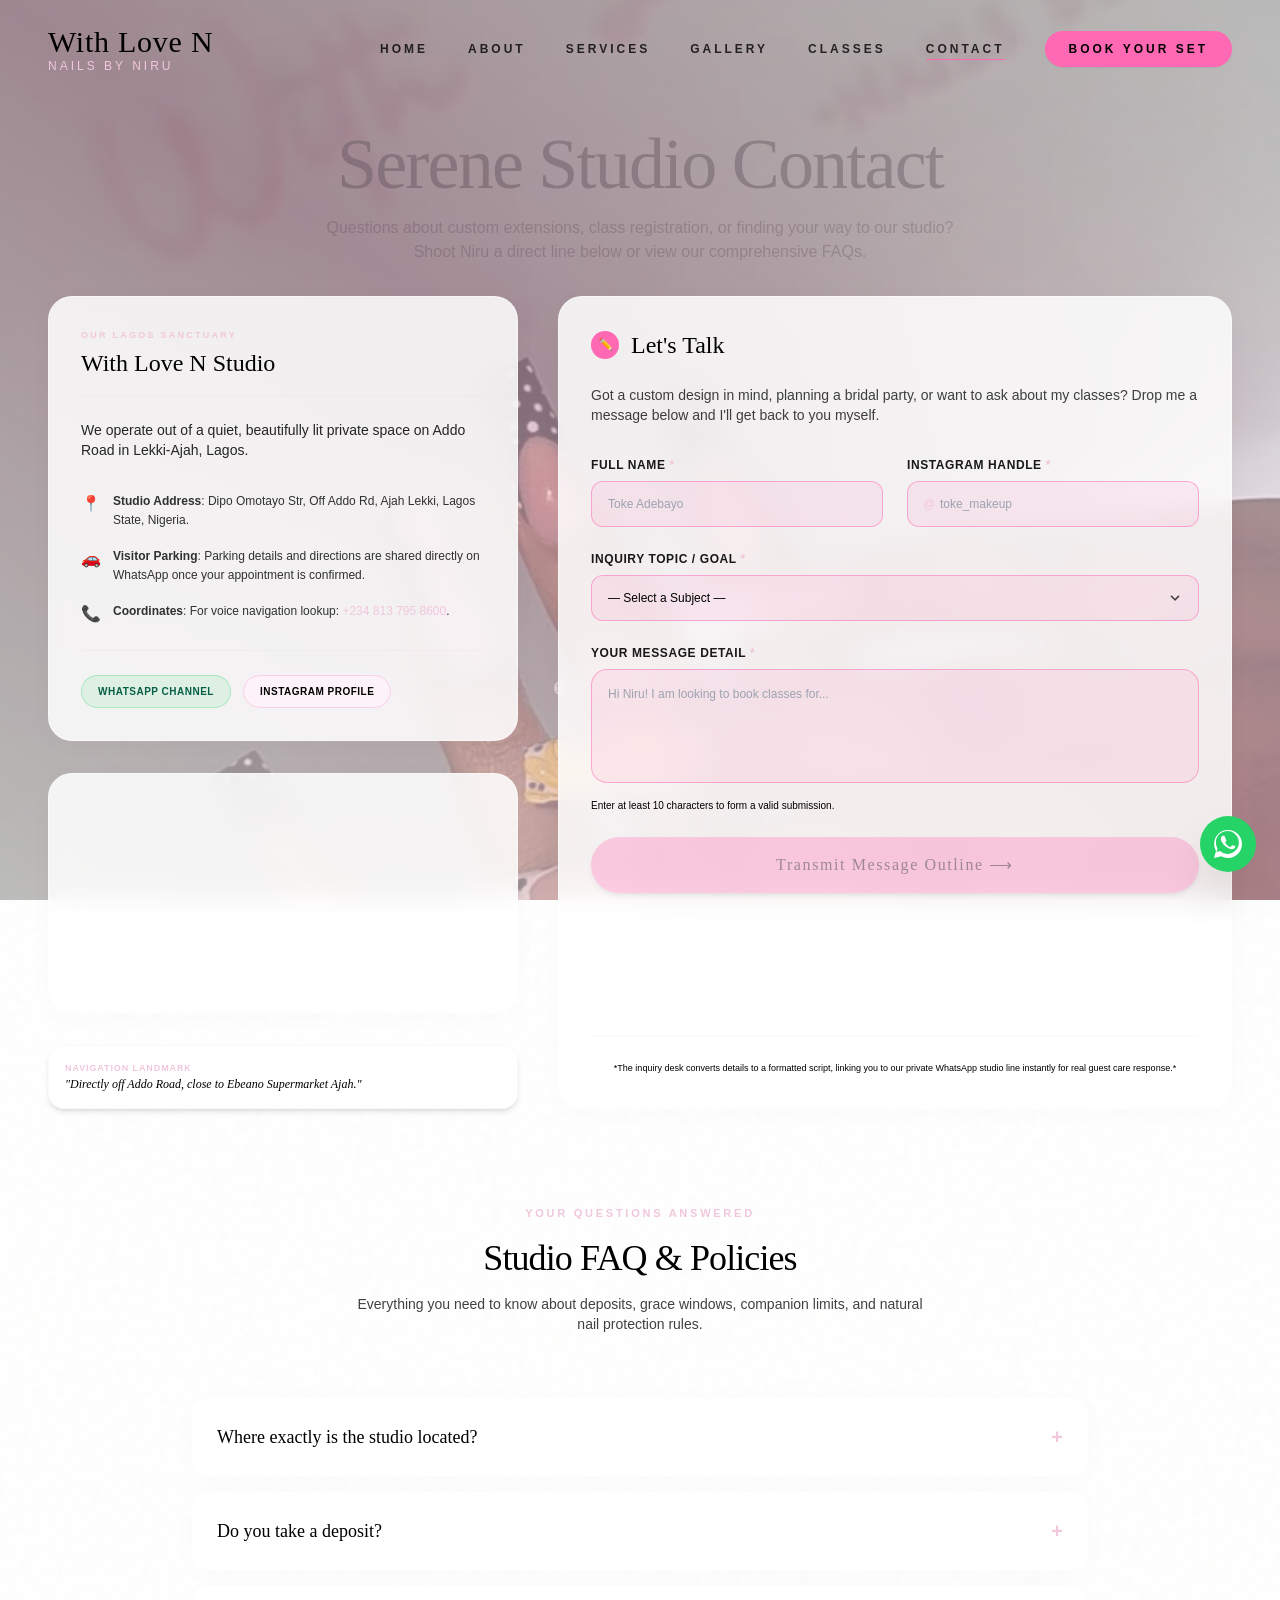
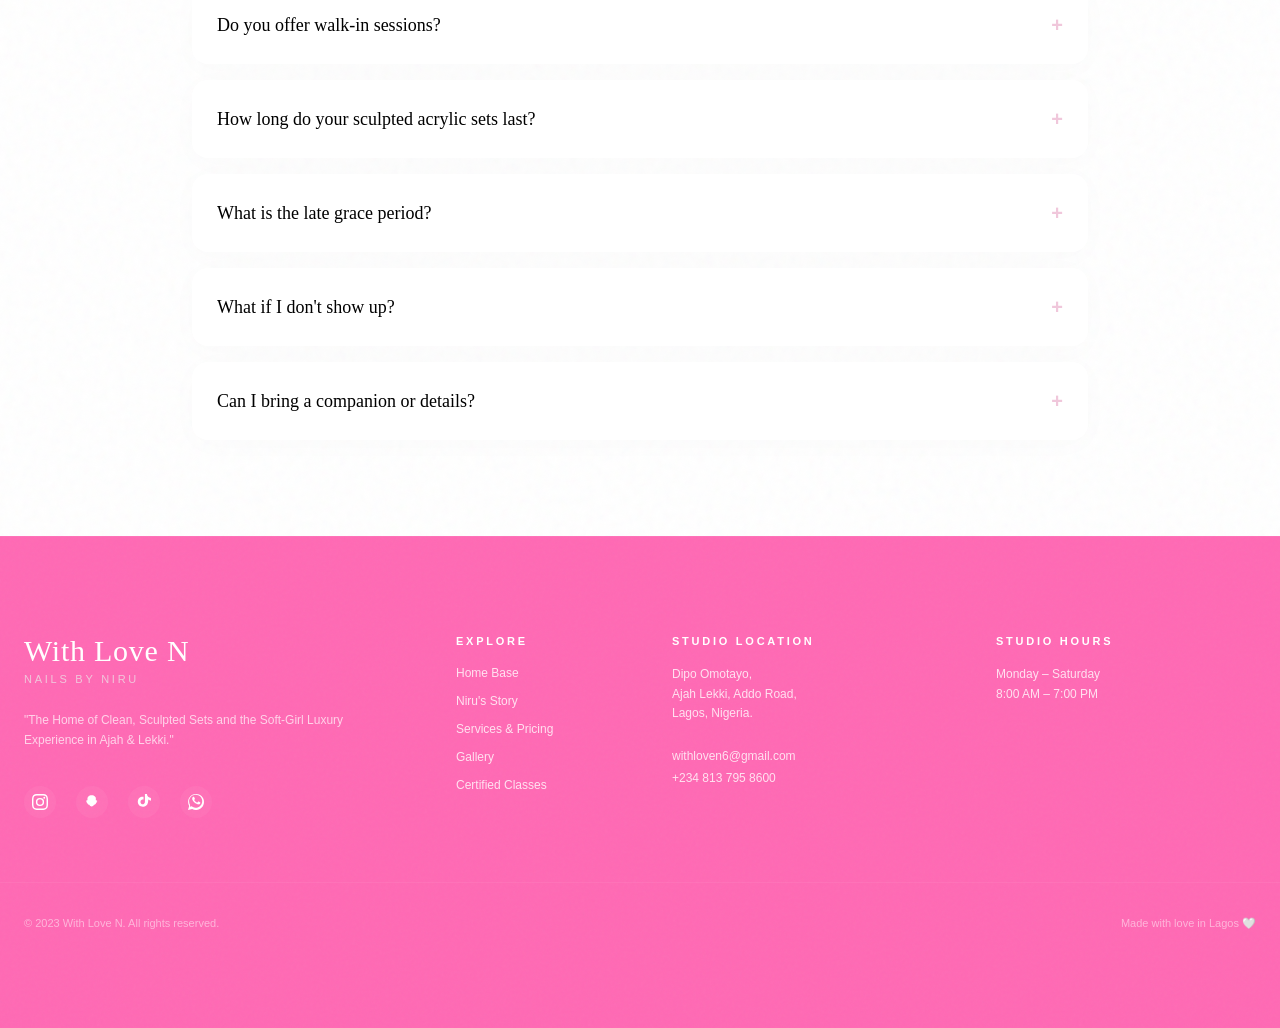
<file: contact.html>
<!doctype html>
<html lang="en">
  <head>
    <meta charset="UTF-8" />
    <meta name="viewport" content="width=device-width, initial-scale=1.0" />
    <title>Contact | Nails by Niru</title>
    
    <!-- Fonts -->
    <link rel="preconnect" href="https://fonts.googleapis.com">
    <link rel="preconnect" href="https://fonts.gstatic.com" crossorigin>
    
    <!-- Stylesheets -->
    <link rel="stylesheet" href="/css/style.css" />
    <!-- Open Graph/Meta -->
    <meta property="og:title" content="With Love N | Contact Niru & FAQ Guide">
    <meta property="og:description" content="Reach our serene, soft-luxury private nail room in Lekki-Ajah, Lagos. Browse essential directions, parking info, and detailed studio FAQs.">
    <meta property="og:image" content="/images/backgrounds/contact-bg.jpg">
    <meta name="description" content="Connect with Niru or get direct assistance. Browse our comprehensive salon policies and detailed location guides to our private nail studio in Lagos, Nigeria.">
  </head>
  <body class="bg-white text-text-dark bg-noise min-h-screen selection:bg-pastel-pink selection:text-deep-berry">
    
    <!-- Fixed Background Image -->
    <div class="page-bg" style="background-image: url('/images/backgrounds/contact-bg.jpg'); background-position: center; background-size: cover;"></div>
    <!-- Soft Warm Blush Overlay Gradient -->
    <div class="fixed inset-0 bg-gradient-to-tr from-warm-cream/65 via-blush-light/55 to-warm-cream/60 -z-1 pointer-events-none"></div>

    <!-- Page Loading Progress Bar -->
    <div id="loading-bar" class="fixed top-0 left-0 h-1 bg-pastel-pink w-0 transition-all duration-300 z-[10000]"></div>

    <!-- Navigation Bar -->
    <nav id="navbar" class="fixed top-0 left-0 w-full z-50 transition-all duration-500 py-6 px-6 md:px-12">
      <div class="max-w-7xl mx-auto flex items-center justify-between">
        <!-- Logo -->
        <a href="index.html" class="group flex flex-col focus:outline-none">
          <span class="font-serif text-2xl md:text-3xl font-light tracking-wide text-deep-berry leading-tight transition-colors group-hover:text-dusty-rose">With Love N</span>
          <span class="font-sans text-[10px] md:text-xs uppercase tracking-[0.25em] text-dusty-rose -mt-0.5 font-medium transition-colors group-hover:text-deep-berry">Nails by Niru</span>
        </a>

        <!-- Desktop Navigation Links -->
        <ul class="hidden md:flex items-center space-x-10 text-xs font-semibold uppercase tracking-[0.25em] text-deep-berry/80">
          <li><a href="index.html" class="hover:text-dusty-rose transition-all relative after:absolute after:-bottom-1 after:left-0 after:w-0 after:h-[1px] after:bg-pastel-pink after:scale-x-0 hover:after:scale-x-100 hover:after:w-full after:transition-all after:duration-300">Home</a></li>
          <li><a href="about.html" class="hover:text-dusty-rose transition-all relative after:absolute after:-bottom-1 after:left-0 after:w-0 after:h-[1px] after:bg-pastel-pink after:scale-x-0 hover:after:scale-x-100 hover:after:w-full after:transition-all after:duration-300">About</a></li>
          <li><a href="services.html" class="hover:text-dusty-rose transition-all relative after:absolute after:-bottom-1 after:left-0 after:w-0 after:h-[1px] after:bg-pastel-pink after:scale-x-0 hover:after:scale-x-100 hover:after:w-full after:transition-all after:duration-300">Services</a></li>
          <li><a href="gallery.html" class="hover:text-dusty-rose transition-all relative after:absolute after:-bottom-1 after:left-0 after:w-0 after:h-[1px] after:bg-pastel-pink after:scale-x-0 hover:after:scale-x-100 hover:after:w-full after:transition-all after:duration-300">Gallery</a></li>
          <li><a href="classes.html" class="hover:text-dusty-rose transition-all relative after:absolute after:-bottom-1 after:left-0 after:w-0 after:h-[1px] after:bg-pastel-pink after:scale-x-0 hover:after:scale-x-100 hover:after:w-full after:transition-all after:duration-300 hidden lg:inline-block">Classes</a></li>
          <li><a href="contact.html" class="hover:text-dusty-rose transition-all relative after:absolute after:-bottom-1 after:left-0 after:w-full after:h-[1px] after:bg-pastel-pink after:scale-x-100 origin-left">Contact</a></li>
          <li>
            <a href="book.html" class="inline-flex items-center justify-center text-center bg-pastel-pink text-deep-berry px-6 py-2.5 rounded-full hover:bg-dusty-rose hover:text-white hover:scale-[1.03] transition-all duration-300 shadow-sm focus:ring-1 focus:ring-pastel-pink">Book Your Set</a>
          </li>
        </ul>

        <!-- Mobile Menu Trigger -->
        <button id="menu-toggle" class="md:hidden text-deep-berry focus:outline-none p-2 relative z-50">
          <svg id="hamburger-icon" class="w-6 h-6 transition-transform duration-300" fill="none" stroke="currentColor" viewBox="0 0 24 24">
            <path stroke-linecap="round" stroke-linejoin="round" stroke-width="1.5" d="M4 6h16M4 12h16M4 18h16"></path>
          </svg>
          <svg id="close-icon" class="w-6 h-6 transition-transform duration-300 hidden" fill="none" stroke="currentColor" viewBox="0 0 24 24">
            <path stroke-linecap="round" stroke-linejoin="round" stroke-width="1.5" d="M6 18L18 6M6 6l12 12"></path>
          </svg>
        </button>
      </div>
    </nav>

    <!-- Mobile Drawer Menu -->
    <div id="mobile-drawer" class="fixed inset-0 bg-deep-berry/40 backdrop-blur-md z-[9990] hidden transition-opacity duration-300 opacity-0">
      <div class="fixed top-0 right-0 w-[80%] max-w-sm h-full bg-white shadow-2xl z-[9995] flex flex-col p-10 justify-between transition-transform duration-500 translate-x-full">
        <!-- Drawer Links -->
        <div class="flex flex-col space-y-8 pt-16">
          <div class="border-b border-blush-mid/40 pb-4">
            <span class="font-serif text-xl tracking-wide text-deep-berry block">With Love N</span>
            <span class="font-sans text-[10px] uppercase tracking-widest text-dusty-rose font-medium">Lagos soft luxury design</span>
          </div>
          <ul class="flex flex-col space-y-6 text-sm font-bold uppercase tracking-[0.25em] text-deep-berry">
            <li><a href="index.html" class="hover:text-dusty-rose block py-2 transition-all">Home</a></li>
            <li><a href="about.html" class="hover:text-dusty-rose block py-2 transition-all">About</a></li>
            <li><a href="services.html" class="hover:text-dusty-rose block py-2 transition-all">Services</a></li>
            <li><a href="gallery.html" class="hover:text-dusty-rose block py-2 transition-all">Gallery</a></li>
            <li><a href="classes.html" class="hover:text-dusty-rose block py-2 transition-all">Classes</a></li>
            <li><a href="contact.html" class="hover:text-dusty-rose block py-2 transition-all">Contact</a></li>
          </ul>
        </div>
        
        <div>
          <a href="book.html" class="flex items-center justify-center text-center w-full bg-pastel-pink text-deep-berry py-4 rounded-full font-semibold uppercase tracking-wider text-xs hover:bg-dusty-rose hover:text-white transition-colors shadow-md" style="border-radius: 9999px;">Book Your Set</a>
        </div>
      </div>
    </div>

    <!-- Editorial Header Block -->
    <header class="pt-32 pb-8 px-6 md:px-12 select-none text-center">
      <div class="max-w-3xl mx-auto space-y-4">
        <h1 class="font-serif font-light text-4xl sm:text-5xl lg:text-7xl text-deep-berry tracking-tight">
          Serene Studio Contact
        </h1>
        <p class="font-sans text-sm md:text-base text-deep-berry/75 max-w-2xl mx-auto leading-relaxed">
          Questions about custom extensions, class registration, or finding your way to our studio? Shoot Niru a direct line below or view our comprehensive FAQs.
        </p>
      </div>
    </header>

    <!-- Main Dynamic Layout Container -->
    <main class="max-w-7xl mx-auto px-6 md:px-12 pb-24">
      
      <!-- Top Half: Form and Location Details -->
      <div class="grid grid-cols-1 lg:grid-cols-12 gap-10 items-stretch mb-24">
        
        <!-- LEFT: STUDIO LOCATION CARD & DETAILS (col-span-5) -->
        <div class="lg:col-span-5 space-y-8 flex flex-col justify-between">
          
          <!-- Essential Location Details -->
          <div class="glass-card p-6 md:p-8 rounded-3xl border border-blush-mid/15 bg-white/70 space-y-6 flex-grow">
            <div class="border-b border-blush-mid/20 pb-4">
              <span class="font-sans text-[9px] uppercase tracking-[0.25em] text-dusty-rose font-bold block mb-1">Our Lagos Sanctuary</span>
              <h3 class="font-serif text-2xl text-deep-berry font-light">With Love N Studio</h3>
            </div>
            
            <p class="font-sans text-xs md:text-sm text-deep-berry/85 leading-relaxed">
              We operate out of a quiet, beautifully lit private space on Addo Road in Lekki-Ajah, Lagos.
            </p>

            <!-- Address Block & Transport Guides -->
            <div class="space-y-4 pt-2">
              <div class="flex items-start space-x-3 text-xs text-deep-berry/80 leading-relaxed">
                <span class="text-base text-pastel-pink">📍</span>
                <div>
                  <strong>Studio Address</strong>: Dipo Omotayo Str, Off Addo Rd, Ajah Lekki, Lagos State, Nigeria.
                </div>
              </div>
              
              <div class="flex items-start space-x-3 text-xs text-deep-berry/80 leading-relaxed">
                <span class="text-base text-pastel-pink">🚗</span>
                <div>
                  <strong>Visitor Parking</strong>: Parking details and directions are shared directly on WhatsApp once your appointment is confirmed.
                </div>
              </div>

              <div class="flex items-start space-x-3 text-xs text-deep-berry/80 leading-relaxed">
                <span class="text-base text-pastel-pink">📞</span>
                <div>
                  <strong>Coordinates</strong>: For voice navigation lookup: <a href="tel:+2348137958600" class="text-dusty-rose hover:underline">+234 813 795 8600</a>.
                </div>
              </div>
            </div>

            <!-- Social quick links -->
            <div class="pt-6 border-t border-blush-mid/20 flex flex-wrap gap-3">
              <a href="https://wa.me/2348137958600" class="flex items-center space-x-2 bg-[#25D366]/10 text-emerald-800 font-sans text-[10px] font-bold uppercase tracking-wider px-4 py-2 rounded-full border border-[#25D366]/30 hover:bg-[#25D366]/20 transition-all duration-300">
                <span>WhatsApp Channel</span>
              </a>
              <a href="https://www.instagram.com/nailsbyniru__?igsh=MThzaXEzZzU1ZDg3aA==" target="_blank" rel="noopener noreferrer" class="flex items-center space-x-2 bg-pink-50 text-deep-berry font-sans text-[10px] font-bold uppercase tracking-wider px-4 py-2 rounded-full border border-pink-200 hover:bg-pink-100 transition-all duration-300">
                <span>Instagram Profile</span>
              </a>
            </div>
          </div>

          <!-- Real Embedded Map -->
          <div class="glass-card p-2 rounded-3xl border border-blush-mid/10 h-60 relative overflow-hidden shadow-inner select-none">
            <iframe
              src="https://www.google.com/maps?q=Addo+Road,+Ajah,+Lekki,+Lagos&output=embed"
              class="w-full h-full rounded-2xl border-0"
              loading="lazy"
              referrerpolicy="no-referrer-when-downgrade"
              title="With Love N Studio Location - Ajah Lekki"
            ></iframe>
          </div>
          <div class="relative bg-white/95 backdrop-blur-md rounded-2xl p-4 shadow-md border border-blush-mid/15 -mt-2">
            <span class="block font-sans text-[9px] uppercase tracking-widest text-dusty-rose font-bold">Navigation Landmark</span>
            <p class="font-serif italic text-xs text-deep-berry mt-0.5 leading-tight">
              "Directly off Addo Road, close to Ebeano Supermarket Ajah."
            </p>
          </div>

        </div>

        <!-- RIGHT: CONTACT / INQUIRY MESSAGE BLUEPRINT FORM (col-span-7) -->
        <div class="lg:col-span-7 glass-card p-6 md:p-8 rounded-3xl border border-blush-mid/15 flex flex-col justify-between">
          <div class="space-y-6">
            <div class="flex items-center space-x-3">
              <span class="w-7 h-7 rounded-full bg-pastel-pink text-text-dark text-xs font-bold font-mono flex items-center justify-center">✏️</span>
              <h2 class="font-serif text-xl md:text-2xl text-deep-berry font-light">Let's Talk</h2>
            </div>
            
            <p class="font-sans text-xs md:text-sm text-deep-berry/75 leading-relaxed">
              Got a custom design in mind, planning a bridal party, or want to ask about my classes? Drop me a message below and I'll get back to you myself.
            </p>

            <form id="contact-form" class="space-y-6 pt-2">
              <div class="grid grid-cols-1 sm:grid-cols-2 gap-6">
                <!-- Name -->
                <div class="space-y-2">
                  <label for="contact-name" class="block font-sans text-xs font-semibold uppercase tracking-wider text-deep-berry/90">
                    Full Name <span class="text-pastel-pink">*</span>
                  </label>
                  <input type="text" id="contact-name" placeholder="Toke Adebayo" class="w-full bg-pastel-pink/10 border border-pastel-pink/50 rounded-xl px-4 py-3.5 text-xs text-deep-berry font-sans font-medium focus:ring-1 focus:ring-pastel-pink focus:outline-none" required />
                </div>
                
                <!-- Instagram -->
                <div class="space-y-2">
                  <label for="contact-instagram" class="block font-sans text-xs font-semibold uppercase tracking-wider text-deep-berry/90">
                    Instagram Handle <span class="text-pastel-pink">*</span>
                  </label>
                  <div class="relative">
                    <div class="absolute inset-y-0 left-0 pl-4 flex items-center pointer-events-none text-dusty-rose text-xs font-medium">@</div>
                    <input type="text" id="contact-instagram" placeholder="toke_makeup" class="pl-8 w-full bg-pastel-pink/10 border border-pastel-pink/50 rounded-xl px-4 py-3.5 text-xs text-deep-berry font-sans font-medium focus:ring-1 focus:ring-pastel-pink focus:outline-none" required />
                  </div>
                </div>
              </div>

              <!-- Subject -->
              <div class="space-y-2">
                <label for="contact-subject" class="block font-sans text-xs font-semibold uppercase tracking-wider text-deep-berry/90">
                  Inquiry Topic / Goal <span class="text-pastel-pink">*</span>
                </label>
                <div class="relative">
                  <select id="contact-subject" class="w-full bg-pastel-pink/10 border border-pastel-pink/50 rounded-xl px-4 py-3.5 text-xs text-deep-berry font-sans font-medium focus:ring-1 focus:ring-pastel-pink focus:outline-none appearance-none cursor-pointer" required>
                    <option value="">— Select a Subject —</option>
                    <option value="Bespoke Art Inquiry">Nail Extension Custom Inquiry</option>
                    <option value="Academy Classes">Nail Classes & Training</option>
                    <option value="Bridal/Group Reservation">Bridal or Group Spa Session Setup</option>
                    <option value="Location/Payment Assistance">Direction / Deposit Troubleshooting</option>
                    <option value="Other Inquiries">General / Collaborations</option>
                  </select>
                  <div class="pointer-events-none absolute inset-y-0 right-0 flex items-center px-4 text-deep-berry/70">
                    <svg class="fill-current h-4 w-4" xmlns="http://www.w3.org/2000/svg" viewBox="0 0 20 20"><path d="M9.293 12.95l.707.707L15.657 8l-1.414-1.414L10 10.828 5.757 6.586 4.343 8z"/></svg>
                  </div>
                </div>
              </div>

              <!-- Message -->
              <div class="space-y-2">
                <label for="contact-message" class="block font-sans text-xs font-semibold uppercase tracking-wider text-deep-berry/90">
                  Your Message Detail <span class="text-pastel-pink">*</span>
                </label>
                <textarea id="contact-message" rows="5" placeholder="Hi Niru! I am looking to book classes for..." class="w-full bg-pastel-pink/10 border border-pastel-pink/50 rounded-2xl p-4 text-xs text-deep-berry font-sans font-medium focus:ring-1 focus:ring-pastel-pink focus:outline-none resize-none" required></textarea>
                <span class="block font-sans text-[10px] text-text-muted">Enter at least 10 characters to form a valid submission.</span>
              </div>

              <!-- Status boxes -->
              <div id="contact-success" class="hidden font-sans text-xs text-emerald-800 bg-emerald-50 text-center py-2 px-4 rounded-xl"></div>
              <div id="contact-error" class="hidden font-sans text-xs text-red-600 bg-red-50 text-center py-2 px-4 rounded-xl"></div>

              <!-- Submit button -->
              <button type="submit" id="contact-submit-btn" disabled class="w-full flex items-center justify-center text-center bg-pastel-pink/50 text-deep-berry/60 py-4 rounded-full font-serif text-base tracking-widest cursor-not-allowed transition-all duration-300 shadow-md">
                Transmit Message Outline ⟶
              </button>
            </form>
          </div>

          <div class="pt-6 border-t border-blush-mid/15 mt-6 select-none">
            <p class="font-sans text-[9px] text-text-muted leading-relaxed text-center">
              *The inquiry desk converts details to a formatted script, linking you to our private WhatsApp studio line instantly for real guest care response.*
            </p>
          </div>
        </div>

      </div>

      <!-- Bottom Half: Comprehensive Salon FAQ Accordion -->
      <section class="max-w-4xl mx-auto select-none">
        <div class="text-center space-y-4 mb-16">
          <span class="font-sans text-[11px] uppercase tracking-[0.25em] text-dusty-rose font-bold block">YOUR QUESTIONS ANSWERED</span>
          <h2 class="font-serif text-3xl sm:text-4xl text-deep-berry font-light tracking-tight">Studio FAQ & Policies</h2>
          <p class="font-sans text-xs sm:text-sm text-deep-berry/75 max-w-xl mx-auto leading-relaxed">
            Everything you need to know about deposits, grace windows, companion limits, and natural nail protection rules.
          </p>
        </div>

        <!-- ACCORDION BLOCKS -->
        <div class="space-y-4">
          
          <!-- Q1 -->
          <div class="faq-item glass-card rounded-2xl border border-blush-mid/15 overflow-hidden transition-all duration-300">
            <button class="faq-trigger w-full text-left p-6 flex items-center justify-between text-deep-berry focus:outline-none group">
              <span class="font-serif text-base sm:text-lg text-deep-berry group-hover:text-dusty-rose font-light">Where exactly is the studio located?</span>
              <span class="faq-icon text-xl text-dusty-rose transition-transform duration-300 font-bold ml-4">+</span>
            </button>
            <div class="faq-content hidden px-6 pb-6 pt-1 border-t border-blush-mid/10">
              <p class="font-sans text-xs sm:text-sm text-deep-berry/75 leading-relaxed">
                The private studio is located at Dipo Omotayo, Off Addo Road, Ajah Lekki, Lagos. It's a quiet, intimate space designed for an unhurried appointment experience. To maintain client privacy, the exact building number and directions are sent directly after your deposit is confirmed.
              </p>
            </div>
          </div>

          <!-- Q2 -->
          <div class="faq-item glass-card rounded-2xl border border-blush-mid/15 overflow-hidden transition-all duration-300">
            <button class="faq-trigger w-full text-left p-6 flex items-center justify-between text-deep-berry focus:outline-none group">
              <span class="font-serif text-base sm:text-lg text-deep-berry group-hover:text-dusty-rose font-light">Do you take a deposit?</span>
              <span class="faq-icon text-xl text-dusty-rose transition-transform duration-300 font-bold ml-4">+</span>
            </button>
            <div class="faq-content hidden px-6 pb-6 pt-1 border-t border-blush-mid/10">
              <p class="font-sans text-xs sm:text-sm text-deep-berry/75 leading-relaxed">
                Since Niru only takes 5–6 clients daily, each slot is a dedicated block of undivided attention. A deposit is required to hold your slot, confirmed directly on WhatsApp after booking. It is non-refundable if you cancel with less than 24 hours notice or fail to show.
              </p>
            </div>
          </div>

          <!-- Q3 -->
          <div class="faq-item glass-card rounded-2xl border border-blush-mid/15 overflow-hidden transition-all duration-300">
            <button class="faq-trigger w-full text-left p-6 flex items-center justify-between text-deep-berry focus:outline-none group">
              <span class="font-serif text-base sm:text-lg text-deep-berry group-hover:text-dusty-rose font-light">Do you offer walk-in sessions?</span>
              <span class="faq-icon text-xl text-dusty-rose transition-transform duration-300 font-bold ml-4">+</span>
            </button>
            <div class="faq-content hidden px-6 pb-6 pt-1 border-t border-blush-mid/10">
              <p class="font-sans text-xs sm:text-sm text-deep-berry/75 leading-relaxed">
                To guarantee absolute focus, we operate on an appointment-only basis. Walk-ins are not accommodated to ensure our current guests enjoy a peaceful, quiet, soft-girl experience without interruptions.
              </p>
            </div>
          </div>

          <!-- Q4 -->
          <div class="faq-item glass-card rounded-2xl border border-blush-mid/15 overflow-hidden transition-all duration-300">
            <button class="faq-trigger w-full text-left p-6 flex items-center justify-between text-deep-berry focus:outline-none group">
              <span class="font-serif text-base sm:text-lg text-deep-berry group-hover:text-dusty-rose font-light">How long do your sculpted acrylic sets last?</span>
              <span class="faq-icon text-xl text-dusty-rose transition-transform duration-300 font-bold ml-4">+</span>
            </button>
            <div class="faq-content hidden px-6 pb-6 pt-1 border-t border-blush-mid/10">
              <p class="font-sans text-xs sm:text-sm text-deep-berry/75 leading-relaxed">
                I take my time with prep and use quality products, so my sets typically last 4 to 6 weeks without lifting. Just keep your cuticles oiled and you're good.
              </p>
            </div>
          </div>

          <!-- Q5 -->
          <div class="faq-item glass-card rounded-2xl border border-blush-mid/15 overflow-hidden transition-all duration-300">
            <button class="faq-trigger w-full text-left p-6 flex items-center justify-between text-deep-berry focus:outline-none group">
              <span class="font-serif text-base sm:text-lg text-deep-berry group-hover:text-dusty-rose font-light">What is the late grace period?</span>
              <span class="faq-icon text-xl text-dusty-rose transition-transform duration-300 font-bold ml-4">+</span>
            </button>
            <div class="faq-content hidden px-6 pb-6 pt-1 border-t border-blush-mid/10">
              <p class="font-sans text-xs sm:text-sm text-deep-berry/75 leading-relaxed">
                Arriving more than 15 minutes late incurs a ₦5,000 fee. Arriving more than 30 minutes late incurs a ₦10,000 fee, and your appointment may need to be rescheduled.
              </p>
            </div>
          </div>

          <!-- Q5b -->
          <div class="faq-item glass-card rounded-2xl border border-blush-mid/15 overflow-hidden transition-all duration-300">
            <button class="faq-trigger w-full text-left p-6 flex items-center justify-between text-deep-berry focus:outline-none group">
              <span class="font-serif text-base sm:text-lg text-deep-berry group-hover:text-dusty-rose font-light">What if I don't show up?</span>
              <span class="faq-icon text-xl text-dusty-rose transition-transform duration-300 font-bold ml-4">+</span>
            </button>
            <div class="faq-content hidden px-6 pb-6 pt-1 border-t border-blush-mid/10">
              <p class="font-sans text-xs sm:text-sm text-deep-berry/75 leading-relaxed">
                If you don't show up without prior notice, your deposit is non-refundable and can't be moved to a future booking.
              </p>
            </div>
          </div>

          <!-- Q6 -->
          <div class="faq-item glass-card rounded-2xl border border-blush-mid/15 overflow-hidden transition-all duration-300">
            <button class="faq-trigger w-full text-left p-6 flex items-center justify-between text-deep-berry focus:outline-none group">
              <span class="font-serif text-base sm:text-lg text-deep-berry group-hover:text-dusty-rose font-light">Can I bring a companion or details?</span>
              <span class="faq-icon text-xl text-dusty-rose transition-transform duration-300 font-bold ml-4">+</span>
            </button>
            <div class="faq-content hidden px-6 pb-6 pt-1 border-t border-blush-mid/10">
              <p class="font-sans text-xs sm:text-sm text-deep-berry/75 leading-relaxed">
                The studio is designed as an intimate, relaxing escape with limited seating space. In order to keep your appointment serene and focused, we hold a strict "no extra guests, companions, or children" policy.
              </p>
            </div>
          </div>

        </div>
      </section>

    </main>

    <!-- Floating Back To Top Button -->
    <button id="back-to-top" class="fixed bottom-28 right-6 w-12 h-12 bg-white/90 backdrop-blur-md border border-blush-mid/40 rounded-full flex items-center justify-center text-deep-berry hover:text-dusty-rose transition-all duration-300 translate-y-24 opacity-0 z-50 shadow-md transform hover:scale-105" style="bottom: 96px; right: 24px; z-index: 50;" aria-label="Back to Top">
      <svg class="w-5 h-5" fill="none" stroke="currentColor" viewBox="0 0 24 24">
        <path stroke-linecap="round" stroke-linejoin="round" stroke-width="2" d="M5 15l7-7 7 7"></path>
      </svg>
    </button>

    <!-- Floating WhatsApp Button -->
    <a href="https://wa.me/2348137958600" target="_blank" rel="noopener noreferrer" class="fixed bottom-7 right-6 bg-[#25D366] text-white shadow-2xl hover:scale-105 active:scale-95 transition-all duration-300 animate-wa-pulse group flex items-center justify-center rounded-full z-[9999]" style="width: 56px; height: 56px;" aria-label="Chat with Niru on WhatsApp">
      <!-- Custom Branded Tooltip -->
      <span class="absolute right-16 top-1/2 -translate-y-1/2 glass-card border-blush-mid/30 text-deep-berry text-[10px] font-bold uppercase tracking-widest px-3 py-1.5 rounded-full opacity-0 group-hover:opacity-100 transition-opacity duration-300 pointer-events-none whitespace-nowrap shadow-sm font-medium">
        Chat with Niru ✨
      </span>
      <svg class="w-7 h-7 flex-shrink-0 text-white" fill="currentColor" viewBox="0 0 24 24" style="width: 28px; height: 28px;">
        <path d="M.057 24l1.687-6.163c-1.041-1.804-1.588-3.849-1.587-5.946C.06 5.348 5.397.01 12.008.01c3.202.001 6.212 1.243 8.477 3.513 2.266 2.27 3.507 5.28 3.505 8.484-.004 6.657-5.34 11.997-11.953 11.997-2.005-.001-3.973-.502-5.724-1.457L0 24zm6.59-4.846c1.6.95 3.188 1.449 4.825 1.451 5.436 0 9.86-4.37 9.864-9.799.002-2.63-1.023-5.101-2.885-6.97C16.638 1.966 14.122.94 11.5.942 6.066.942 1.642 5.312 1.637 10.742c-.002 1.772.464 3.506 1.352 5.04l-.841 3.076 3.199-.824zm11.383-5.05c-.3-.15-1.764-.87-2.038-.97-.274-.1-.474-.15-.674.15-.2.3-.77.97-.945 1.17-.175.2-.35.225-.65.075-.3-.15-1.263-.465-2.407-1.485-.89-.794-1.49-1.775-1.665-2.075-.175-.3-.019-.462.13-.611.135-.135.3-.35.45-.525.15-.175.2-.3.3-.5s.05-.375-.025-.525C10.044 7.6 9.4 6.035 9.13 5.39c-.26-.63-.53-.54-.73-.55-.19-.01-.41-.01-.61-.01-.2 0-.53.075-.81.375-.28.3-1.07 1.05-1.07 2.56 0 1.51 1.1 2.97 1.25 3.17.15.2 2.165 3.31 5.245 4.64.733.317 1.306.505 1.751.646.737.234 1.41.201 1.942.122.593-.088 1.764-.72 2.014-1.415.25-.695.25-1.29.175-1.415-.075-.125-.275-.2-.575-.35z" />
      </svg>
    </a>

    <!-- Footer Area (Identical branding alignment) -->
    <footer class="bg-deep-pink text-white py-16 md:py-24 bg-noise relative z-10 border-t border-white/5">
      <div class="max-w-7xl mx-auto px-6 grid grid-cols-1 md:grid-cols-12 gap-12 sm:gap-16">
        
        <!-- col 1 logo -->
        <div class="md:col-span-4 flex flex-col space-y-6">
          <div class="flex flex-col">
            <span class="font-serif text-3xl font-light tracking-wide text-white">With Love N</span>
            <span class="font-sans text-[11px] uppercase tracking-[0.25em] text-pastel-pink mt-0.5 font-medium">Nails by Niru</span>
          </div>
          <p class="font-sans text-xs text-white/70 max-w-sm leading-relaxed">
            "The Home of Clean, Sculpted Sets and the Soft-Girl Luxury Experience in Ajah & Lekki."
          </p>
          <div class="flex items-center space-x-5 pt-3">
            <a href="https://www.instagram.com/nailsbyniru__?igsh=MThzaXEzZzU1ZDg3aA==" target="_blank" rel="noopener noreferrer" class="w-8 h-8 rounded-full bg-white/5 flex items-center justify-center hover:bg-pastel-pink hover:text-deep-berry transition-all duration-300" aria-label="With Love N on Instagram">
              <svg class="w-4 h-4" fill="currentColor" viewBox="0 0 24 24"><path d="M12 2.163c3.204 0 3.584.012 4.85.07 3.252.148 4.771 1.691 4.919 4.919.058 1.265.069 1.645.069 4.849 0 3.205-.012 3.584-.069 4.849-.149 3.225-1.664 4.771-4.919 4.919-1.266.058-1.644.07-4.85.07-3.204 0-3.584-.012-4.849-.07-3.26-.149-4.771-1.699-4.919-4.92-.058-1.265-.07-1.644-.07-4.849 0-3.204.013-3.583.07-4.849.149-3.227 1.664-4.771 4.919-4.919 1.266-.057 1.645-.069 4.849-.069zM12 0C8.741 0 8.333.014 7.053.072 2.695.272.273 2.69.073 7.051.014 8.333 0 8.741 0 12c0 3.259.014 3.668.072 4.948.2 4.358 2.618 6.78 6.98 6.98 1.281.058 1.689.072 4.948.072 3.259 0 3.668-.014 4.948-.072 4.354-.2 6.782-2.618 6.979-6.98.059-1.28.073-1.689.073-4.948 0-3.259-.014-3.667-.072-4.947-.196-4.354-2.617-6.78-6.979-6.98C15.668.014 15.259 0 12 0zm0 5.838a6.162 6.162 0 1 0 0 12.324 6.162 6.162 0 0 0 0-12.324zM12 16a4 4 0 1 1 0-8 4 4 0 0 1 0 8zm6.406-11.845a1.44 1.44 0 1 0 0 2.881 1.44 1.44 0 0 0 0-2.881z"/></svg>
            </a>
            <a href="https://www.snapchat.com/add/nailsbyniru" target="_blank" rel="noopener noreferrer" class="w-8 h-8 rounded-full bg-white/5 flex items-center justify-center hover:bg-pastel-pink hover:text-deep-berry transition-all duration-300" aria-label="With Love N on Snapchat">
              <svg class="w-4 h-4" fill="currentColor" viewBox="0 0 24 24"><path d="M12.031 2.003c.795 0 3.842.215 5.351 2.916.541.97.456 2.629.388 3.953l-.008.156c-.005.083-.003.169.063.227.139.122.652.146 1.218.328.488.158.901.477.901.901 0 .564-.605.94-1.139 1.184.027.097.142.405.142.405.214.654-.072 1.099-.518 1.318-.084.041-.504.218-.504.218a3.7 3.7 0 0 1-.034.563c-.124.685-.61 1.187-1.467 1.498-.337.122-.787.252-1.354.388a4.847 4.847 0 0 0-.566.797c-.474.79-1.21 1.808-3.012 1.808-1.802 0-2.529-1.012-3.011-1.806a4.917 4.917 0 0 0-.567-.799c-.567-.136-1.017-.266-1.354-.388-.856-.31-1.343-.812-1.467-1.498a3.7 3.7 0 0 1-.034-.563s-.42-.177-.504-.218c-.446-.219-.732-.664-.518-1.318 0 0 .115-.308.142-.405-.534-.243-1.139-.62-1.139-1.184 0-.424.413-.743.901-.901.566-.182 1.079-.206 1.218-.328.066-.058.068-.144.063-.227l-.008-.156c-.068-1.324-.153-2.983.388-3.953 1.509-2.701 4.556-2.916 5.351-2.916z"/></svg>
            </a>
            <a href="https://tiktok.com/@_withlove_n" target="_blank" rel="noopener noreferrer" class="w-8 h-8 rounded-full bg-white/5 flex items-center justify-center hover:bg-pastel-pink hover:text-deep-berry transition-all duration-300" aria-label="With Love N on TikTok">
              <svg class="w-4 h-4" fill="currentColor" viewBox="0 0 24 24"><path d="M12.525.02c1.31-.02 2.61-.01 3.91-.02.08 1.53.63 3.09 1.75 4.17 1.12 1.11 2.7 1.62 4.24 1.79v4.03c-1.44-.17-2.84-.74-3.95-1.72-.1.65-.18 1.32-.18 1.98.01 1.88-.34 3.82-1.39 5.39-1.24 1.88-3.41 3.12-5.7 3.32-2.31.21-4.8-.46-6.42-2.12-1.81-1.84-2.52-4.66-1.89-7.18.57-2.28 2.22-4.27 4.46-5.11 1.25-.47 2.61-.63 3.93-.41.02 1.43-.02 2.87-.02 4.3-1.07-.15-2.22-.01-3.13.62-.91.63-1.46 1.75-1.45 2.88.02 1.15.58 2.28 1.51 2.93 1.04.73 2.47.78 3.52.12 1.13-.71 1.71-2.1 1.66-3.42V0h.15z"/></svg>
            </a>
            <a href="https://wa.me/2348137958600" target="_blank" rel="noopener noreferrer" class="w-8 h-8 rounded-full bg-white/5 flex items-center justify-center hover:bg-pastel-pink hover:text-deep-berry transition-all duration-300" aria-label="With Love N on WhatsApp">
              <svg class="w-4 h-4" fill="currentColor" viewBox="0 0 24 24"><path d="M.057 24l1.687-6.163c-1.041-1.804-1.588-3.849-1.587-5.946C.06 5.348 5.397.01 12.008.01c3.202.001 6.212 1.246 8.477 3.514 2.266 2.268 3.507 5.28 3.505 8.484-.004 6.657-5.34 11.997-11.953 11.997-2.005-.001-3.973-.502-5.724-1.454L0 24zm6.59-4.846c1.6.95 3.18 1.449 4.825 1.451 5.436 0 9.86-4.37 9.864-9.799.002-2.63-1.023-5.101-2.885-6.968C16.59 1.97 14.121.944 11.493.944c-5.443 0-9.87 4.373-9.874 9.803-.001 2.009.526 3.975 1.524 5.71l-.1 1.731-.05.856.886-.237 1.778-.465zm11.215-6.817c-.301-.15-1.778-.876-2.053-.976-.275-.1-.475-.15-.675.15-.2.3-.775.976-.95 1.176-.175.2-.35.225-.65.075-.3-.15-1.267-.467-2.413-1.487-.892-.795-1.493-1.777-1.669-2.077-.175-.3-.018-.463.132-.612.135-.133.3-.35.45-.525.15-.175.2-.3.3-.5.1-.2.05-.375-.025-.525-.075-.15-.675-1.625-.925-2.225-.244-.589-.492-.51-.675-.519-.175-.008-.375-.01-.575-.01-.2 0-.525.075-.8.375-.275.3-1.05 1.025-1.05 2.5s1.075 2.9 1.225 3.1c.15.2 2.11 3.22 5.11 4.52.714.31 1.272.495 1.706.634.717.228 1.37.195 1.886.118.575-.086 1.778-.726 2.028-1.427.25-.7.25-1.3.175-1.427-.075-.125-.275-.2-.575-.35z"/></svg>
            </a>
          </div>
        </div>

        <!-- col 2 links -->
        <div class="md:col-span-2 space-y-4">
          <h4 class="font-sans text-[11px] font-bold uppercase tracking-[0.25em] text-white">Explore</h4>
          <ul class="flex flex-col space-y-3 font-sans text-xs text-white/80">
            <li><a href="index.html" class="hover:text-pastel-pink transition-colors">Home Base</a></li>
            <li><a href="about.html" class="hover:text-pastel-pink transition-colors">Niru's Story</a></li>
            <li><a href="services.html" class="hover:text-pastel-pink transition-colors">Services & Pricing</a></li>
            <li><a href="gallery.html" class="hover:text-pastel-pink transition-colors">Gallery</a></li>
            <li><a href="classes.html" class="hover:text-pastel-pink transition-colors">Certified Classes</a></li>
          </ul>
        </div>

        <!-- col 3 connection -->
        <div class="md:col-span-3 space-y-4">
          <h4 class="font-sans text-[11px] font-bold uppercase tracking-[0.25em] text-white">Studio Location</h4>
          <p class="font-sans text-xs text-white/80 leading-relaxed">
            Dipo Omotayo, <br />
            Ajah Lekki, Addo Road, <br />
            Lagos, Nigeria.
          </p>
          <div class="pt-2 flex flex-col space-y-1.5 text-xs text-white/80">
            <a href="mailto:withloven6@gmail.com" class="hover:text-pastel-pink transition-colors">withloven6@gmail.com</a>
            <a href="tel:+2348137958600" class="hover:text-pastel-pink transition-colors">+234 813 795 8600</a>
          </div>
        </div>

        <!-- col 4 studio hours -->
        <div class="md:col-span-3 space-y-4">
          <h4 class="font-sans text-[11px] font-bold uppercase tracking-[0.25em] text-white">Studio Hours</h4>
          <p class="font-sans text-xs text-white/80 leading-relaxed">
            Monday – Saturday <br />
            8:00 AM – 7:00 PM
          </p>
        </div>

      </div>

      <!-- Bottom Bar -->
      <div class="max-w-7xl mx-auto px-6 mt-16 pt-8 border-t border-white/5 flex flex-col sm:flex-row items-center justify-between text-[11px] text-white/50 space-y-4 sm:space-y-0 select-none">
        <p>&copy; 2023 With Love N. All rights reserved.</p>
        <p>Made with love in Lagos <span class="text-pastel-pink">🤍</span></p>
      </div>
    </footer>

    <!-- Global Nav script & Interactive Contact forms scripts -->
    <script type="module" src="/js/global.js"></script>
    <script type="module" src="/js/contact.js"></script>
  </body>
</html>
</file>
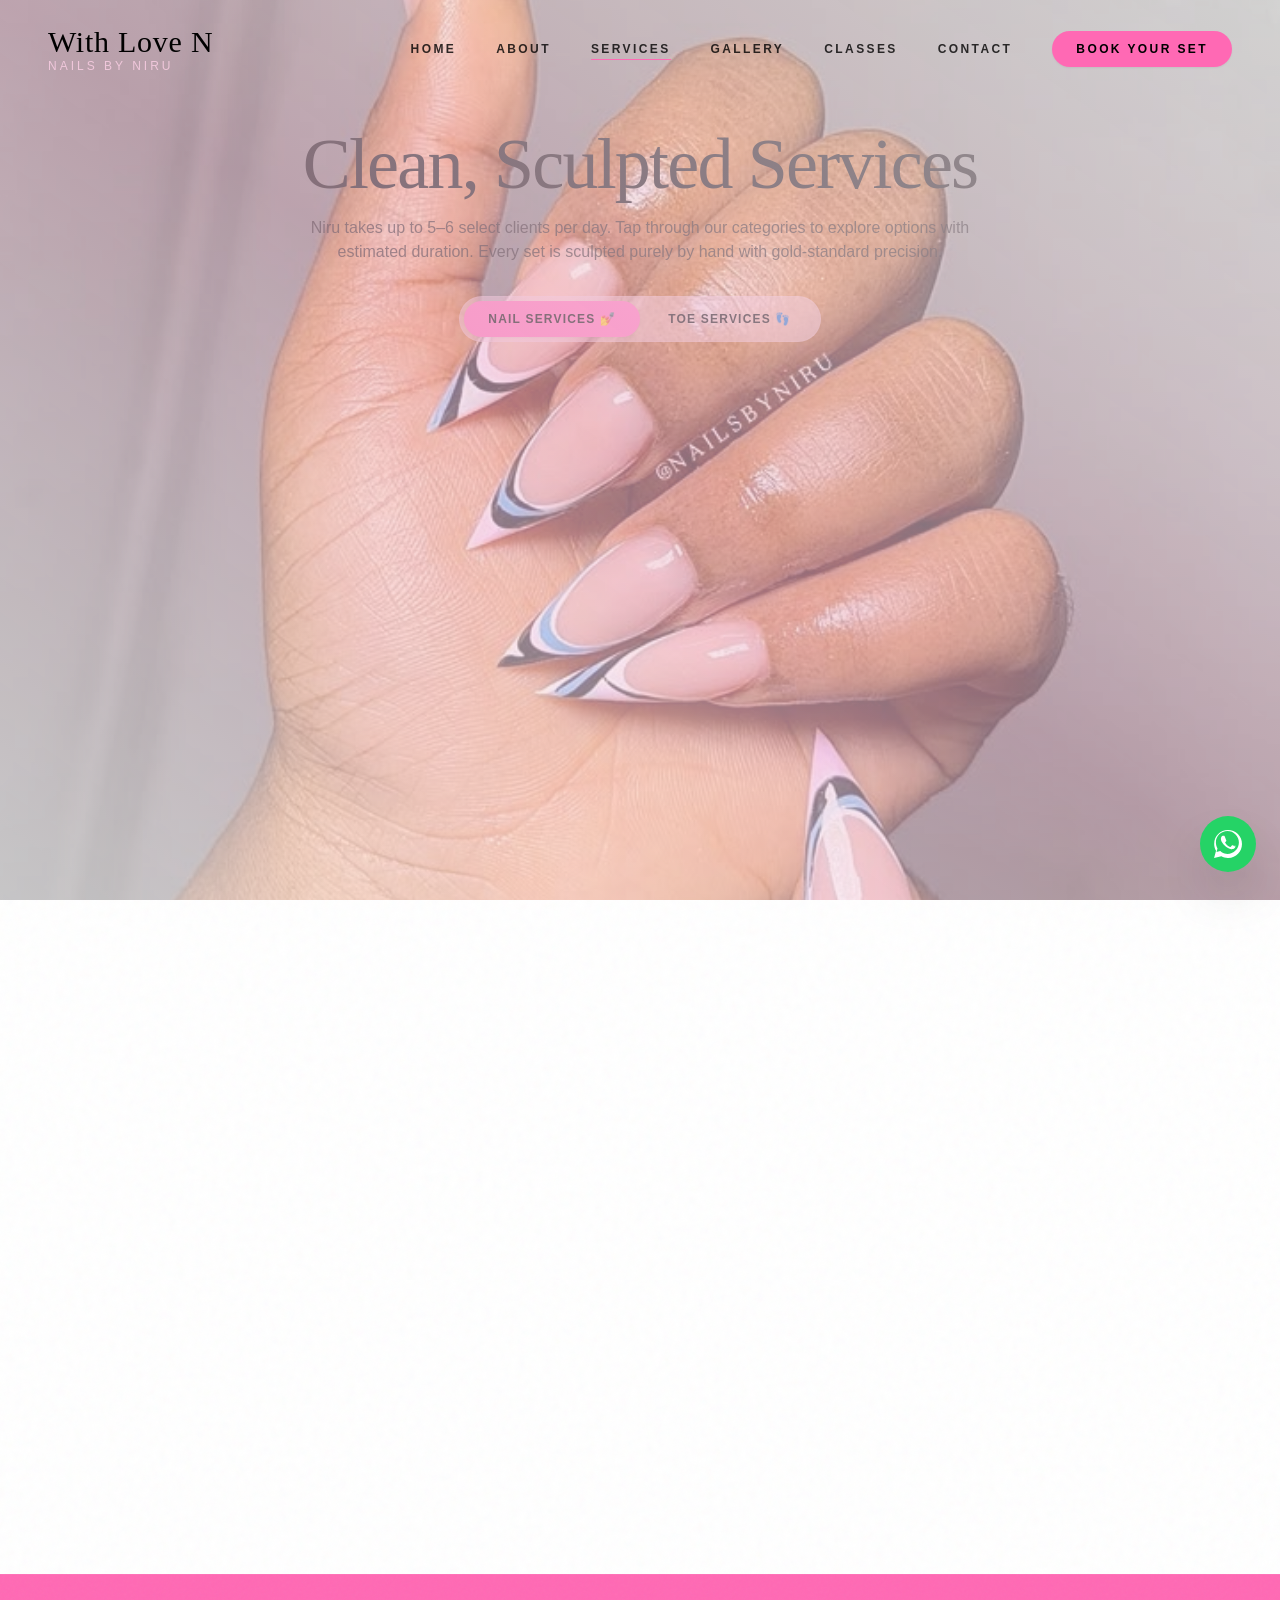
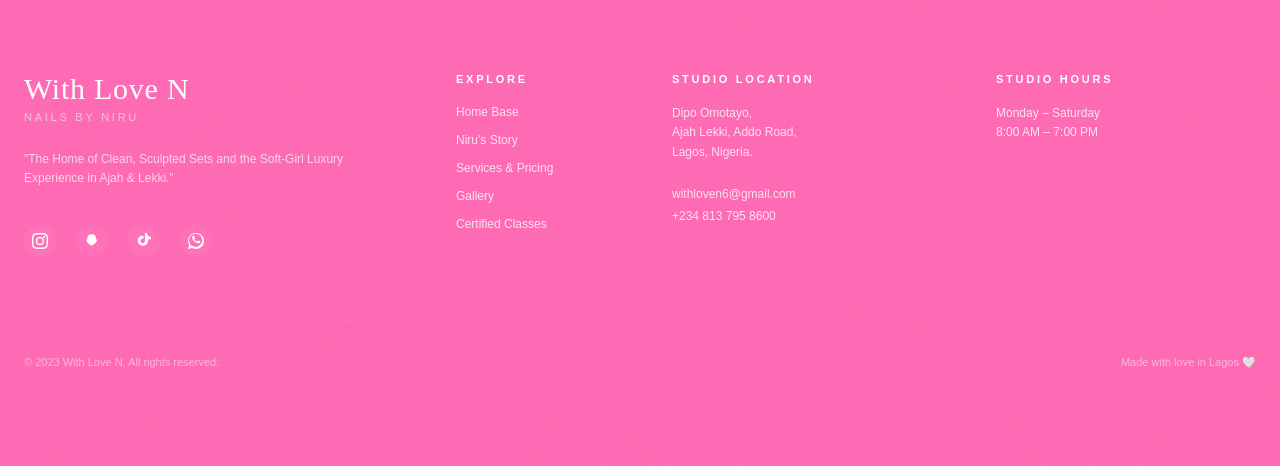
<file: services.html>
<!doctype html>
<html lang="en">
  <head>
    <meta charset="UTF-8" />
    <meta name="viewport" content="width=device-width, initial-scale=1.0" />
    <title>Services & Pricing | Nails by Niru</title>
    
    <!-- Fonts -->
    <link rel="preconnect" href="https://fonts.googleapis.com">
    <link rel="preconnect" href="https://fonts.gstatic.com" crossorigin>
    
    <!-- Stylesheets -->
    <link rel="stylesheet" href="/css/style.css" />
    <!-- Open Graph/Meta -->
    <meta property="og:title" content="Nails by Niru | Services & Pricing Menu">
    <meta property="og:description" content="Sculpted Acrylics, Gel Almonds, Custom Cartoon Nail Art, and Gel Toes in Ajah Lekki, Lagos. Professional, unhurried precision.">
    <meta property="og:image" content="/images/backgrounds/services-bg.jpg">
    <meta name="description" content="View our complete luxury nail & toe services menu. Precision acrylic French tips, custom freestyle nail art, and clean gel toes by Niru in Ajah Lekki, Lagos.">
  </head>
  <body class="bg-white text-text-dark bg-noise min-h-screen selection:bg-pastel-pink selection:text-deep-berry">
    
    <!-- Fixed Background Image -->
    <div class="page-bg" style="background-image: url('/images/backgrounds/services-bg.jpg'); background-position: center; background-size: cover;"></div>
    <!-- Soft Warm Blush Overlay Gradient -->
    <div class="fixed inset-0 bg-gradient-to-tr from-warm-cream/65 via-blush-light/55 to-warm-cream/60 -z-1 pointer-events-none"></div>

    <!-- Page Loading Progress Bar -->
    <div id="loading-bar" class="fixed top-0 left-0 h-1 bg-pastel-pink w-0 transition-all duration-300 z-[10000]"></div>

    <!-- Navigation Bar -->
    <nav id="navbar" class="fixed top-0 left-0 w-full z-50 transition-all duration-500 py-6 px-6 md:px-12">
      <div class="max-w-7xl mx-auto flex items-center justify-between">
        <!-- Logo -->
        <a href="index.html" class="group flex flex-col focus:outline-none">
          <span class="font-serif text-2xl md:text-3xl font-light tracking-wide text-deep-berry leading-tight transition-colors group-hover:text-dusty-rose">With Love N</span>
          <span class="font-sans text-[10px] md:text-xs uppercase tracking-[0.25em] text-dusty-rose -mt-0.5 font-medium transition-colors group-hover:text-deep-berry">Nails by Niru</span>
        </a>

        <!-- Desktop Navigation Links -->
        <ul class="hidden md:flex items-center space-x-10 text-xs font-semibold uppercase tracking-[0.2em] text-deep-berry/80">
          <li><a href="index.html" class="hover:text-dusty-rose transition-all relative after:absolute after:-bottom-1 after:left-0 after:w-0 after:h-[1px] after:bg-pastel-pink after:scale-x-0 hover:after:scale-x-100 hover:after:w-full after:transition-all after:duration-300">Home</a></li>
          <li><a href="about.html" class="hover:text-dusty-rose transition-all relative after:absolute after:-bottom-1 after:left-0 after:w-0 after:h-[1px] after:bg-pastel-pink after:scale-x-0 hover:after:scale-x-100 hover:after:w-full after:transition-all after:duration-300">About</a></li>
          <li><a href="services.html" class="hover:text-dusty-rose transition-all relative after:absolute after:-bottom-1 after:left-0 after:w-full after:h-[1px] after:bg-pastel-pink after:scale-x-100 origin-left">Services</a></li>
          <li><a href="gallery.html" class="hover:text-dusty-rose transition-all relative after:absolute after:-bottom-1 after:left-0 after:w-0 after:h-[1px] after:bg-pastel-pink after:scale-x-0 hover:after:scale-x-100 hover:after:w-full after:transition-all after:duration-300">Gallery</a></li>
          <li><a href="classes.html" class="hover:text-dusty-rose transition-all relative after:absolute after:-bottom-1 after:left-0 after:w-0 after:h-[1px] after:bg-pastel-pink after:scale-x-0 hover:after:scale-x-100 hover:after:w-full after:transition-all after:duration-300 hidden lg:inline-block">Classes</a></li>
          <li><a href="contact.html" class="hover:text-dusty-rose transition-all relative after:absolute after:-bottom-1 after:left-0 after:w-0 after:h-[1px] after:bg-pastel-pink after:scale-x-0 hover:after:scale-x-100 hover:after:w-full after:transition-all after:duration-300">Contact</a></li>
          <li>
            <a href="book.html" class="inline-flex items-center justify-center text-center bg-pastel-pink text-deep-berry px-6 py-2.5 rounded-full hover:bg-dusty-rose hover:text-white hover:scale-[1.03] transition-all duration-300 shadow-sm focus:ring-1 focus:ring-pastel-pink">Book Your Set</a>
          </li>
        </ul>

        <!-- Mobile Menu Trigger -->
        <button id="menu-toggle" class="md:hidden text-deep-berry focus:outline-none p-2 relative z-50">
          <svg id="hamburger-icon" class="w-6 h-6 transition-transform duration-300" fill="none" stroke="currentColor" viewBox="0 0 24 24">
            <path stroke-linecap="round" stroke-linejoin="round" stroke-width="1.5" d="M4 6h16M4 12h16M4 18h16"></path>
          </svg>
          <svg id="close-icon" class="w-6 h-6 transition-transform duration-300 hidden" fill="none" stroke="currentColor" viewBox="0 0 24 24">
            <path stroke-linecap="round" stroke-linejoin="round" stroke-width="1.5" d="M6 18L18 6M6 6l12 12"></path>
          </svg>
        </button>
      </div>
    </nav>

    <!-- Mobile Drawer Menu -->
    <div id="mobile-drawer" class="fixed inset-0 bg-deep-berry/40 backdrop-blur-md z-[9990] hidden transition-opacity duration-300 opacity-0">
      <div class="fixed top-0 right-0 w-[80%] max-w-sm h-full bg-white shadow-2xl z-[9995] flex flex-col p-10 justify-between transition-transform duration-500 translate-x-full">
        <!-- Drawer Links -->
        <div class="flex flex-col space-y-8 pt-16">
          <div class="border-b border-blush-mid/40 pb-4">
            <span class="font-serif text-xl tracking-wide text-deep-berry block">With Love N</span>
            <span class="font-sans text-[10px] uppercase tracking-widest text-dusty-rose font-medium">Lagos soft luxury design</span>
          </div>
          <ul class="flex flex-col space-y-6 text-sm font-bold uppercase tracking-[0.25em] text-deep-berry">
            <li><a href="index.html" class="hover:text-dusty-rose block py-2 transition-all">Home</a></li>
            <li><a href="about.html" class="hover:text-dusty-rose block py-2 transition-all">About</a></li>
            <li><a href="services.html" class="hover:text-dusty-rose block py-2 transition-all">Services</a></li>
            <li><a href="gallery.html" class="hover:text-dusty-rose block py-2 transition-all">Gallery</a></li>
            <li><a href="classes.html" class="hover:text-dusty-rose block py-2 transition-all">Classes</a></li>
            <li><a href="contact.html" class="hover:text-dusty-rose block py-2 transition-all">Contact</a></li>
          </ul>
        </div>
        
        <div>
          <a href="book.html" class="flex items-center justify-center text-center w-full bg-pastel-pink text-deep-berry py-4 rounded-full font-semibold uppercase tracking-wider text-xs hover:bg-dusty-rose hover:text-white transition-colors shadow-md" style="border-radius: 9999px;">Book Your Set</a>
        </div>
      </div>
    </div>

    <!-- Editorial Header Block -->
    <header class="pt-32 pb-8 px-6 md:px-12 select-none text-center">
      <div class="max-w-3xl mx-auto space-y-4">
        <h1 class="font-serif font-light text-4xl sm:text-5xl lg:text-7xl text-deep-berry tracking-tight">
          Clean, Sculpted Services
        </h1>
        <p class="font-sans text-sm md:text-base text-deep-berry/75 max-w-2xl mx-auto leading-relaxed">
          Niru takes up to 5–6 select clients per day. Tap through our categories to explore options with estimated duration. Every set is sculpted purely by hand with gold-standard precision.
        </p>
      </div>
    </header>

    <!-- Tab Filter Controls (Breathing Room, Minimal Style with Pastel Underline) -->
    <div class="max-w-xl mx-auto px-6 mb-16 select-none flex justify-center">
      <div class="flex items-center space-x-1 bg-blush-light/55 rounded-full p-1 border border-blush-mid/10">
        <button id="tab-nails-btn" class="inline-flex items-center justify-center text-center px-6 py-2.5 rounded-full text-xs font-bold uppercase tracking-widest transition-all duration-300 bg-pastel-pink text-deep-berry shadow-sm focus:outline-none cursor-pointer">
          Nail Services 💅
        </button>
        <button id="tab-toes-btn" class="inline-flex items-center justify-center text-center px-6 py-2.5 rounded-full text-xs font-bold uppercase tracking-widest transition-all duration-300 text-deep-berry hover:text-dusty-rose focus:outline-none cursor-pointer">
          Toe Services 👣
        </button>
      </div>
    </div>

    <!-- Main Container -->
    <div class="max-w-7xl mx-auto px-6 md:px-12 pb-32">
      
      <!-- TAB 1: NAIL SERVICES (Default Display) -->
      <section id="tab-nails-content" class="reveal transition-all duration-500">
        <div class="grid grid-cols-1 md:grid-cols-2 lg:grid-cols-3 gap-8 items-stretch">
          
          <!-- Acrylic French -->
          <div class="flex flex-col justify-between glass-card p-6 md:p-8 rounded-2xl shadow-sm hover:shadow-md transition-shadow duration-300 reveal group">
            <div class="space-y-4">
              <div class="flex items-start justify-between">
                <div>
                  <h3 class="font-serif text-2xl text-deep-berry font-light">Acrylic French</h3>
                  <span class="block font-sans text-[10px] uppercase tracking-wider text-dusty-rose mt-1 font-bold">Classic French Tips</span>
                </div>
                <div class="text-right">
                  <span class="font-sans font-extrabold text-sm text-deep-berry block">from ₦15,000</span>
                  <span class="block font-sans text-[9px] uppercase tracking-wider text-text-muted mt-0.5">1.5 – 2 hrs</span>
                </div>
              </div>
              <p class="font-sans text-xs md:text-sm text-deep-berry/70 leading-relaxed">
                The classic, done perfectly. Clean tips, refined finish.
              </p>
            </div>
            <div class="pt-6 border-t border-blush-mid/20 mt-6 flex justify-between items-center">
              <span class="text-[10px] uppercase font-semibold text-dusty-rose tracking-wider">Premium Sculpting</span>
              <a href="book.html?service=French" class="text-xs font-bold uppercase tracking-wider text-deep-berry hover:text-dusty-rose">Book this set ⟶</a>
            </div>
          </div>

          <!-- Acrylic Duck -->
          <div class="flex flex-col justify-between glass-card p-6 md:p-8 rounded-2xl shadow-sm hover:shadow-md transition-shadow duration-300 reveal group">
            <div class="space-y-4">
              <div class="flex items-start justify-between">
                <div>
                  <h3 class="font-serif text-2xl text-deep-berry font-light">Acrylic Duck</h3>
                  <span class="block font-sans text-[10px] uppercase tracking-wider text-dusty-rose mt-1 font-bold">Wide Flare Shape</span>
                </div>
                <div class="text-right">
                  <span class="font-sans font-extrabold text-sm text-deep-berry block">from ₦40,000</span>
                  <span class="block font-sans text-[9px] uppercase tracking-wider text-text-muted mt-0.5">2.5 hrs+</span>
                </div>
              </div>
              <p class="font-sans text-xs md:text-sm text-deep-berry/70 leading-relaxed">
                Wide, dramatic, impossibly glam.
              </p>
            </div>
            <div class="pt-6 border-t border-blush-mid/20 mt-6 flex justify-between items-center">
              <span class="text-[10px] uppercase font-semibold text-dusty-rose tracking-wider">Lekki Favorite</span>
              <a href="book.html?service=Duck" class="text-xs font-bold uppercase tracking-wider text-deep-berry hover:text-dusty-rose">Book this set ⟶</a>
            </div>
          </div>

          <!-- Acrylic Square -->
          <div class="flex flex-col justify-between glass-card p-6 md:p-8 rounded-2xl shadow-sm hover:shadow-md transition-shadow duration-300 reveal group">
            <div class="space-y-4">
              <div class="flex items-start justify-between">
                <div>
                  <h3 class="font-serif text-2xl text-deep-berry font-light">Acrylic Square</h3>
                  <span class="block font-sans text-[10px] uppercase tracking-wider text-dusty-rose mt-1 font-bold">Sharp Edges</span>
                </div>
                <div class="text-right">
                  <span class="font-sans font-extrabold text-sm text-deep-berry block">from ₦25,000</span>
                  <span class="block font-sans text-[9px] uppercase tracking-wider text-text-muted mt-0.5">1.5 hrs+</span>
                </div>
              </div>
              <p class="font-sans text-xs md:text-sm text-deep-berry/70 leading-relaxed">
                Sharp edges. Flawless surface. Built to last.
              </p>
            </div>
            <div class="pt-6 border-t border-blush-mid/20 mt-6 flex justify-between items-center">
              <span class="text-[10px] uppercase font-semibold text-dusty-rose tracking-wider">Perfect Alignment</span>
              <a href="book.html?service=Square" class="text-xs font-bold uppercase tracking-wider text-deep-berry hover:text-dusty-rose">Book this set ⟶</a>
            </div>
          </div>

          <!-- Acrylic Stilettos -->
          <div class="flex flex-col justify-between glass-card p-6 md:p-8 rounded-2xl shadow-sm hover:shadow-md transition-shadow duration-300 reveal group">
            <div class="space-y-4">
              <div class="flex items-start justify-between">
                <div>
                  <h3 class="font-serif text-2xl text-deep-berry font-light">Acrylic Stilettos</h3>
                  <span class="block font-sans text-[10px] uppercase tracking-wider text-dusty-rose mt-1 font-bold">Pointed Shape</span>
                </div>
                <div class="text-right">
                  <span class="font-sans font-extrabold text-sm text-deep-berry block">from ₦35,000</span>
                  <span class="block font-sans text-[9px] uppercase tracking-wider text-text-muted mt-0.5">2.5 hrs+</span>
                </div>
              </div>
              <p class="font-sans text-xs md:text-sm text-deep-berry/70 leading-relaxed">
                Long, tapered, dangerously beautiful.
              </p>
            </div>
            <div class="pt-6 border-t border-blush-mid/20 mt-6 flex justify-between items-center">
              <span class="text-[10px] uppercase font-semibold text-dusty-rose tracking-wider">High Fashion Elegance</span>
              <a href="book.html?service=Stilettos" class="text-xs font-bold uppercase tracking-wider text-deep-berry hover:text-dusty-rose">Book this set ⟶</a>
            </div>
          </div>

          <!-- Gel Almond -->
          <div class="flex flex-col justify-between glass-card p-6 md:p-8 rounded-2xl shadow-sm hover:shadow-md transition-shadow duration-300 reveal group">
            <div class="space-y-4">
              <div class="flex items-start justify-between">
                <div>
                  <h3 class="font-serif text-2xl text-deep-berry font-light">Gel Almond</h3>
                  <span class="block font-sans text-[10px] uppercase tracking-wider text-dusty-rose mt-1 font-bold">Soft Round Shape</span>
                </div>
                <div class="text-right">
                  <span class="font-sans font-extrabold text-sm text-deep-berry block">from ₦25,000</span>
                  <span class="block font-sans text-[9px] uppercase tracking-wider text-text-muted mt-0.5">2 hrs</span>
                </div>
              </div>
              <p class="font-sans text-xs md:text-sm text-deep-berry/70 leading-relaxed">
                Soft. Natural. Feminine perfection.
              </p>
            </div>
            <div class="pt-6 border-t border-blush-mid/20 mt-6 flex justify-between items-center">
              <span class="text-[10px] uppercase font-semibold text-dusty-rose tracking-wider">Girlies Favorite</span>
              <a href="book.html?service=GelAlmond" class="text-xs font-bold uppercase tracking-wider text-deep-berry hover:text-dusty-rose">Book this set ⟶</a>
            </div>
          </div>

          <!-- Gel Stilettos -->
          <div class="flex flex-col justify-between glass-card p-6 md:p-8 rounded-2xl shadow-sm hover:shadow-md transition-shadow duration-300 reveal group">
            <div class="space-y-4">
              <div class="flex items-start justify-between">
                <div>
                  <h3 class="font-serif text-2xl text-deep-berry font-light">Gel Stilettos</h3>
                  <span class="block font-sans text-[10px] uppercase tracking-wider text-dusty-rose mt-1 font-bold">Sleek Gel Length</span>
                </div>
                <div class="text-right">
                  <span class="font-sans font-extrabold text-sm text-deep-berry block">from ₦25,000</span>
                  <span class="block font-sans text-[9px] uppercase tracking-wider text-text-muted mt-0.5">2 hrs</span>
                </div>
              </div>
              <p class="font-sans text-xs md:text-sm text-deep-berry/70 leading-relaxed">
                Sleek length with a gel-soft finish.
              </p>
            </div>
            <div class="pt-6 border-t border-blush-mid/20 mt-6 flex justify-between items-center">
              <span class="text-[10px] uppercase font-semibold text-dusty-rose tracking-wider">Sleek Finish</span>
              <a href="book.html?service=GelStilettos" class="text-xs font-bold uppercase tracking-wider text-deep-berry hover:text-dusty-rose">Book this set ⟶</a>
            </div>
          </div>

          <!-- Gel Square -->
          <div class="flex flex-col justify-between glass-card p-6 md:p-8 rounded-2xl shadow-sm hover:shadow-md transition-shadow duration-300 reveal group">
            <div class="space-y-4">
              <div class="flex items-start justify-between">
                <div>
                  <h3 class="font-serif text-2xl text-deep-berry font-light">Gel Square</h3>
                  <span class="block font-sans text-[10px] uppercase tracking-wider text-dusty-rose mt-1 font-bold">Everyday Luxury</span>
                </div>
                <div class="text-right">
                  <span class="font-sans font-extrabold text-sm text-deep-berry block">from ₦20,000</span>
                  <span class="block font-sans text-[9px] uppercase tracking-wider text-text-muted mt-0.5">1.5 hrs</span>
                </div>
              </div>
              <p class="font-sans text-xs md:text-sm text-deep-berry/70 leading-relaxed">
                Clean lines. Everyday luxury.
              </p>
            </div>
            <div class="pt-6 border-t border-blush-mid/20 mt-6 flex justify-between items-center">
              <span class="text-[10px] uppercase font-semibold text-dusty-rose tracking-wider">Clean Lines</span>
              <a href="book.html?service=GelSquare" class="text-xs font-bold uppercase tracking-wider text-deep-berry hover:text-dusty-rose">Book this set ⟶</a>
            </div>
          </div>

          <!-- Custom Acrylic Nail Art -->
          <div class="flex flex-col justify-between glass-card p-6 md:p-8 rounded-2xl shadow-sm hover:shadow-md transition-shadow duration-300 reveal group">
            <div class="space-y-4">
              <div class="flex items-start justify-between">
                <div>
                  <h3 class="font-serif text-2xl text-deep-berry font-light">Custom Acrylic Nail Art</h3>
                  <span class="block font-sans text-[10px] uppercase tracking-wider text-dusty-rose mt-1 font-bold">Fully Bespoke Design</span>
                </div>
                <div class="text-right">
                  <span class="font-sans font-extrabold text-sm text-deep-berry block">from ₦80,000</span>
                  <span class="block font-sans text-[9px] uppercase tracking-wider text-text-muted mt-0.5">3 hrs+</span>
                </div>
              </div>
              <p class="font-sans text-xs md:text-sm text-deep-berry/70 leading-relaxed">
                Cartoon nail art, characters, bespoke designs — fully custom.
              </p>
            </div>
            <div class="pt-6 border-t border-blush-mid/20 mt-6 flex justify-between items-center">
              <span class="text-[10px] uppercase font-semibold text-dusty-rose tracking-wider">Pure Artistry</span>
              <a href="book.html?service=CustomArt" class="text-xs font-bold uppercase tracking-wider text-deep-berry hover:text-dusty-rose">Book bespoke set ⟶</a>
            </div>
          </div>

          <!-- Freestyle / Custom Design -->
          <div class="flex flex-col justify-between glass-card p-6 md:p-8 rounded-2xl shadow-sm hover:shadow-md transition-shadow duration-300 reveal group">
            <div class="space-y-4">
              <div class="flex items-start justify-between">
                <div>
                  <h3 class="font-serif text-2xl text-deep-berry font-light">Freestyle / Custom Design</h3>
                  <span class="block font-sans text-[10px] uppercase tracking-wider text-dusty-rose mt-1 font-bold">Freestyle Set</span>
                </div>
                <div class="text-right">
                  <span class="font-sans font-extrabold text-sm text-deep-berry block">from ₦50,000</span>
                  <span class="block font-sans text-[9px] uppercase tracking-wider text-text-muted mt-0.5">2.5 hrs+</span>
                </div>
              </div>
              <p class="font-sans text-xs md:text-sm text-deep-berry/70 leading-relaxed">
                Your imagination, sculpted in real life.
              </p>
            </div>
            <div class="pt-6 border-t border-blush-mid/20 mt-6 flex justify-between items-center">
              <span class="text-[10px] uppercase font-semibold text-dusty-rose tracking-wider">Freestyle Craft</span>
              <a href="book.html?service=Freestyle" class="text-xs font-bold uppercase tracking-wider text-deep-berry hover:text-dusty-rose">Book ⟶</a>
            </div>
          </div>

        </div>
      </section>

      <!-- TAB 2: TOE SERVICES (Hidden by default) -->
      <section id="tab-toes-content" class="reveal hidden transition-all duration-500">
        <div class="grid grid-cols-1 md:grid-cols-3 gap-8 items-stretch">
          
          <!-- Gel Toes -->
          <div class="flex flex-col justify-between glass-card p-6 rounded-2xl shadow-sm hover:shadow-md transition-shadow duration-300 reveal group">
            <div class="space-y-4">
              <div class="aspect-video w-full rounded-xl overflow-hidden shadow-inner relative">
                <img src="/images/homepage/gallery-toes3.jpg" alt="Gel toes visual representation" class="w-full h-full object-cover object-center" loading="lazy" referrerPolicy="no-referrer" />
              </div>
              <div class="flex items-start justify-between">
                <div>
                  <h3 class="font-serif text-xl text-deep-berry font-light">Gel Toes</h3>
                  <span class="block font-sans text-[9px] uppercase tracking-wider text-dusty-rose mt-0.5 font-bold">Glossy finish</span>
                </div>
                <div class="text-right">
                  <span class="font-sans font-extrabold text-sm text-deep-berry block">₦10,000</span>
                  <span class="block font-sans text-[9px] uppercase tracking-wider text-text-muted mt-0.5">1–1.5 hrs</span>
                </div>
              </div>
              <p class="font-sans text-xs text-deep-berry/75 leading-relaxed">
                Bold colour, glossy finish, made to last.
              </p>
            </div>
            <div class="pt-6 border-t border-blush-mid/20 mt-6 flex justify-between items-center text-xs">
              <span class="font-sans text-[9px] text-dusty-rose uppercase tracking-wider">Perfect Alignment</span>
              <a href="book.html?service=GelToes" class="font-bold uppercase tracking-wider text-deep-berry hover:text-dusty-rose">Book ⟶</a>
            </div>
          </div>

          <!-- Ordinary Gel Toes -->
          <div class="flex flex-col justify-between glass-card p-6 rounded-2xl shadow-sm hover:shadow-md transition-shadow duration-300 reveal group">
            <div class="space-y-4">
              <div class="aspect-video w-full rounded-xl overflow-hidden shadow-inner relative">
                <img src="/images/gallery/toes/gallery-toes1.jpg" alt="Ordinary gel toes visual representation" class="w-full h-full object-cover object-center" loading="lazy" referrerPolicy="no-referrer" />
              </div>
              <div class="flex items-start justify-between">
                <div>
                  <h3 class="font-serif text-xl text-deep-berry font-light">Ordinary Gel Toes</h3>
                  <span class="block font-sans text-[9px] uppercase tracking-wider text-dusty-rose mt-0.5 font-bold">Classic Neat Service</span>
                </div>
                <div class="text-right">
                  <span class="font-sans font-extrabold text-sm text-deep-berry block">₦5,000</span>
                  <span class="block font-sans text-[9px] uppercase tracking-wider text-text-muted mt-0.5">45–60 mins</span>
                </div>
              </div>
              <p class="font-sans text-xs text-deep-berry/75 leading-relaxed">
                A clean, simple gel finish. Classic and neat.
              </p>
            </div>
            <div class="pt-6 border-t border-blush-mid/20 mt-6 flex justify-between items-center text-xs">
              <span class="font-sans text-[9px] text-dusty-rose uppercase tracking-wider">Fast & Neat</span>
              <a href="book.html?service=OrdGelToes" class="font-bold uppercase tracking-wider text-deep-berry hover:text-dusty-rose">Book ⟶</a>
            </div>
          </div>

          <!-- Acrylic French (Toes) -->
          <div class="flex flex-col justify-between glass-card p-6 rounded-2xl shadow-sm hover:shadow-md transition-shadow duration-300 reveal group">
            <div class="space-y-4">
              <div class="aspect-video w-full rounded-xl overflow-hidden shadow-inner relative">
                <img src="/images/gallery/toes/gallery-toes2.jpg" alt="Acrylic French toes visual representation" class="w-full h-full object-cover object-center" loading="lazy" referrerPolicy="no-referrer" />
              </div>
              <div class="flex items-start justify-between">
                <div>
                  <h3 class="font-serif text-xl text-deep-berry font-light">Acrylic French (Toes)</h3>
                  <span class="block font-sans text-[9px] uppercase tracking-wider text-dusty-rose mt-0.5 font-bold">Signature Look</span>
                </div>
                <div class="text-right">
                  <span class="font-sans font-extrabold text-sm text-deep-berry block">₦15,000</span>
                  <span class="block font-sans text-[9px] uppercase tracking-wider text-text-muted mt-0.5">1.5 hrs</span>
                </div>
              </div>
              <p class="font-sans text-xs text-deep-berry/75 leading-relaxed">
                The signature white-tip French — clean and timeless.
              </p>
            </div>
            <div class="pt-6 border-t border-blush-mid/20 mt-6 flex justify-between items-center text-xs">
              <span class="font-sans text-[9px] text-dusty-rose uppercase tracking-wider">Timeless Classic</span>
              <a href="book.html?service=FrenchToes" class="font-bold uppercase tracking-wider text-deep-berry hover:text-dusty-rose">Book ⟶</a>
            </div>
          </div>

        </div>
      </section>

      <!-- Glass Disclaimer Box below listings -->
      <div class="max-w-4xl mx-auto mt-16 glass-card p-6 sm:p-8 rounded-2xl text-center reveal border border-pastel-pink/25">
        <p class="font-serif italic text-sm md:text-base text-deep-berry/80 leading-relaxed">
          *All prices shown are starting points. Your final quote depends on nail length, design complexity, and specific add-ons (gems, charms, etc.). Share your inspiration lookbook image on WhatsApp and everything will be confirmed before secure bookings.*
        </p>
        <div class="mt-6 flex justify-center">
          <a href="https://wa.me/2348137958600?text=Hi%20Niru%2C%20I%27d%20love%20a%20custom%20quote" class="inline-flex items-center justify-center text-center bg-pastel-pink text-deep-berry font-sans text-[11px] sm:text-xs font-bold uppercase tracking-widest px-6 sm:px-8 py-3.5 sm:py-4 rounded-full hover:bg-dusty-rose hover:text-white hover:scale-[1.03] transition-all duration-300 shadow-md max-w-full leading-normal whitespace-normal">
            Get Custom Quote on WhatsApp 💬
          </a>
        </div>
      </div>

    </div>

    <!-- Sticky Book Now Anchor for Mobile Users (Premium accessibility feature) -->
    <div class="md:hidden fixed bottom-6 left-1/2 -translate-x-[50%] z-45 w-[90%] max-w-sm reveal">
      <a href="book.html" class="flex items-center justify-between bg-pastel-pink text-deep-berry px-6 py-4 rounded-full shadow-2xl hover:bg-dusty-rose hover:text-white transition-colors">
        <span class="font-sans text-xs font-bold uppercase tracking-widest">Reserve Your Set</span>
        <span class="bg-white/10 px-3 py-1 rounded-full text-[10px] font-bold">Book Now</span>
      </a>
    </div>

    <!-- Floating Back To Top Button -->
    <button id="back-to-top" class="fixed bottom-40 md:bottom-28 right-6 w-12 h-12 bg-white/90 backdrop-blur-md border border-blush-mid/40 rounded-full flex items-center justify-center text-deep-berry hover:text-dusty-rose transition-all duration-300 translate-y-24 opacity-0 z-50 shadow-md" style="z-index: 50;" aria-label="Back to Top">
      <svg class="w-5 h-5" fill="none" stroke="currentColor" viewBox="0 0 24 24">
        <path stroke-linecap="round" stroke-linejoin="round" stroke-width="2" d="M5 15l7-7 7 7"></path>
      </svg>
    </button>

    <!-- Floating WhatsApp Button -->
    <a href="https://wa.me/2348137958600" target="_blank" rel="noopener noreferrer" class="fixed bottom-7 right-6 bg-[#25D366] text-white shadow-2xl hover:scale-105 active:scale-95 transition-all duration-300 animate-wa-pulse group flex items-center justify-center rounded-full z-[9999]" style="width: 56px; height: 56px;" aria-label="Chat with Niru on WhatsApp">
      <!-- Custom Branded Tooltip -->
      <span class="absolute right-16 top-1/2 -translate-y-1/2 glass-card border-blush-mid/30 text-deep-berry text-[10px] font-bold uppercase tracking-widest px-3 py-1.5 rounded-full opacity-0 group-hover:opacity-100 transition-opacity duration-300 pointer-events-none whitespace-nowrap shadow-sm font-medium">
        Chat with Niru ✨
      </span>
      <svg class="w-7 h-7 flex-shrink-0 text-white" fill="currentColor" viewBox="0 0 24 24" style="width: 28px; height: 28px;">
        <path d="M.057 24l1.687-6.163c-1.041-1.804-1.588-3.849-1.587-5.946C.06 5.348 5.397.01 12.008.01c3.202.001 6.212 1.243 8.477 3.513 2.266 2.27 3.507 5.28 3.505 8.484-.004 6.657-5.34 11.997-11.953 11.997-2.005-.001-3.973-.502-5.724-1.457L0 24zm6.59-4.846c1.6.95 3.188 1.449 4.825 1.451 5.436 0 9.86-4.37 9.864-9.799.002-2.63-1.023-5.101-2.885-6.97C16.638 1.966 14.122.94 11.5.942 6.066.942 1.642 5.312 1.637 10.742c-.002 1.772.464 3.506 1.352 5.04l-.841 3.076 3.199-.824zm11.383-5.05c-.3-.15-1.764-.87-2.038-.97-.274-.1-.474-.15-.674.15-.2.3-.77.97-.945 1.17-.175.2-.35.225-.65.075-.3-.15-1.263-.465-2.407-1.485-.89-.794-1.49-1.775-1.665-2.075-.175-.3-.019-.462.13-.611.135-.135.3-.35.45-.525.15-.175.2-.3.3-.5s.05-.375-.025-.525C10.044 7.6 9.4 6.035 9.13 5.39c-.26-.63-.53-.54-.73-.55-.19-.01-.41-.01-.61-.01-.2 0-.53.075-.81.375-.28.3-1.07 1.05-1.07 2.56 0 1.51 1.1 2.97 1.25 3.17.15.2 2.165 3.31 5.245 4.64.733.317 1.306.505 1.751.646.737.234 1.41.201 1.942.122.593-.088 1.764-.72 2.014-1.415.25-.695.25-1.29.175-1.415-.075-.125-.275-.2-.575-.35z" />
      </svg>
    </a>

    <!-- Footer Area (Identical branding alignment) -->
    <footer class="bg-deep-pink text-white py-16 md:py-24 bg-noise relative z-10 border-t border-white/5">
      <div class="max-w-7xl mx-auto px-6 grid grid-cols-1 md:grid-cols-12 gap-12 sm:gap-16">
        
        <!-- col 1 logo -->
        <div class="md:col-span-4 flex flex-col space-y-6">
          <div class="flex flex-col">
            <span class="font-serif text-3xl font-light tracking-wide text-white">With Love N</span>
            <span class="font-sans text-[11px] uppercase tracking-[0.25em] text-pastel-pink mt-0.5 font-medium">Nails by Niru</span>
          </div>
          <p class="font-sans text-xs text-white/70 max-w-sm leading-relaxed">
            "The Home of Clean, Sculpted Sets and the Soft-Girl Luxury Experience in Ajah & Lekki."
          </p>
          <div class="flex items-center space-x-5 pt-3">
            <a href="https://www.instagram.com/nailsbyniru__?igsh=MThzaXEzZzU1ZDg3aA==" target="_blank" rel="noopener noreferrer" class="w-8 h-8 rounded-full bg-white/5 flex items-center justify-center hover:bg-pastel-pink hover:text-deep-berry transition-all duration-300" aria-label="With Love N on Instagram">
              <svg class="w-4 h-4" fill="currentColor" viewBox="0 0 24 24"><path d="M12 2.163c3.204 0 3.584.012 4.85.07 3.252.148 4.771 1.691 4.919 4.919.058 1.265.069 1.645.069 4.849 0 3.205-.012 3.584-.069 4.849-.149 3.225-1.664 4.771-4.919 4.919-1.266.058-1.644.07-4.85.07-3.204 0-3.584-.012-4.849-.07-3.26-.149-4.771-1.699-4.919-4.92-.058-1.265-.07-1.644-.07-4.849 0-3.204.013-3.583.07-4.849.149-3.227 1.664-4.771 4.919-4.919 1.266-.057 1.645-.069 4.849-.069zM12 0C8.741 0 8.333.014 7.053.072 2.695.272.273 2.69.073 7.051.014 8.333 0 8.741 0 12c0 3.259.014 3.668.072 4.948.2 4.358 2.618 6.78 6.98 6.98 1.281.058 1.689.072 4.948.072 3.259 0 3.668-.014 4.948-.072 4.354-.2 6.782-2.618 6.979-6.98.059-1.28.073-1.689.073-4.948 0-3.259-.014-3.667-.072-4.947-.196-4.354-2.617-6.78-6.979-6.98C15.668.014 15.259 0 12 0zm0 5.838a6.162 6.162 0 1 0 0 12.324 6.162 6.162 0 0 0 0-12.324zM12 16a4 4 0 1 1 0-8 4 4 0 0 1 0 8zm6.406-11.845a1.44 1.44 0 1 0 0 2.881 1.44 1.44 0 0 0 0-2.881z"/></svg>
            </a>
            <a href="https://www.snapchat.com/add/nailsbyniru" target="_blank" rel="noopener noreferrer" class="w-8 h-8 rounded-full bg-white/5 flex items-center justify-center hover:bg-pastel-pink hover:text-deep-berry transition-all duration-300" aria-label="With Love N on Snapchat">
              <svg class="w-4 h-4" fill="currentColor" viewBox="0 0 24 24"><path d="M12.031 2.003c.795 0 3.842.215 5.351 2.916.541.97.456 2.629.388 3.953l-.008.156c-.005.083-.003.169.063.227.139.122.652.146 1.218.328.488.158.901.477.901.901 0 .564-.605.94-1.139 1.184.027.097.142.405.142.405.214.654-.072 1.099-.518 1.318-.084.041-.504.218-.504.218a3.7 3.7 0 0 1-.034.563c-.124.685-.61 1.187-1.467 1.498-.337.122-.787.252-1.354.388a4.847 4.847 0 0 0-.566.797c-.474.79-1.21 1.808-3.012 1.808-1.802 0-2.529-1.012-3.011-1.806a4.917 4.917 0 0 0-.567-.799c-.567-.136-1.017-.266-1.354-.388-.856-.31-1.343-.812-1.467-1.498a3.7 3.7 0 0 1-.034-.563s-.42-.177-.504-.218c-.446-.219-.732-.664-.518-1.318 0 0 .115-.308.142-.405-.534-.243-1.139-.62-1.139-1.184 0-.424.413-.743.901-.901.566-.182 1.079-.206 1.218-.328.066-.058.068-.144.063-.227l-.008-.156c-.068-1.324-.153-2.983.388-3.953 1.509-2.701 4.556-2.916 5.351-2.916z"/></svg>
            </a>
            <a href="https://tiktok.com/@_withlove_n" target="_blank" rel="noopener noreferrer" class="w-8 h-8 rounded-full bg-white/5 flex items-center justify-center hover:bg-pastel-pink hover:text-deep-berry transition-all duration-300" aria-label="With Love N on TikTok">
              <svg class="w-4 h-4" fill="currentColor" viewBox="0 0 24 24"><path d="M12.525.02c1.31-.02 2.61-.01 3.91-.02.08 1.53.63 3.09 1.75 4.17 1.12 1.11 2.7 1.62 4.24 1.79v4.03c-1.44-.17-2.84-.74-3.95-1.72-.1.65-.18 1.32-.18 1.98.01 1.88-.34 3.82-1.39 5.39-1.24 1.88-3.41 3.12-5.7 3.32-2.31.21-4.8-.46-6.42-2.12-1.81-1.84-2.52-4.66-1.89-7.18.57-2.28 2.22-4.27 4.46-5.11 1.25-.47 2.61-.63 3.93-.41.02 1.43-.02 2.87-.02 4.3-1.07-.15-2.22-.01-3.13.62-.91.63-1.46 1.75-1.45 2.88.02 1.15.58 2.28 1.51 2.93 1.04.73 2.47.78 3.52.12 1.13-.71 1.71-2.1 1.66-3.42V0h.15z"/></svg>
            </a>
            <a href="https://wa.me/2348137958600" target="_blank" rel="noopener noreferrer" class="w-8 h-8 rounded-full bg-white/5 flex items-center justify-center hover:bg-pastel-pink hover:text-deep-berry transition-all duration-300" aria-label="With Love N on WhatsApp">
              <svg class="w-4 h-4" fill="currentColor" viewBox="0 0 24 24"><path d="M.057 24l1.687-6.163c-1.041-1.804-1.588-3.849-1.587-5.946C.06 5.348 5.397.01 12.008.01c3.202.001 6.212 1.246 8.477 3.514 2.266 2.268 3.507 5.28 3.505 8.484-.004 6.657-5.34 11.997-11.953 11.997-2.005-.001-3.973-.502-5.724-1.454L0 24zm6.59-4.846c1.6.95 3.18 1.449 4.825 1.451 5.436 0 9.86-4.37 9.864-9.799.002-2.63-1.023-5.101-2.885-6.968C16.59 1.97 14.121.944 11.493.944c-5.443 0-9.87 4.373-9.874 9.803-.001 2.009.526 3.975 1.524 5.71l-.1 1.731-.05.856.886-.237 1.778-.465zm11.215-6.817c-.301-.15-1.778-.876-2.053-.976-.275-.1-.475-.15-.675.15-.2.3-.775.976-.95 1.176-.175.2-.35.225-.65.075-.3-.15-1.267-.467-2.413-1.487-.892-.795-1.493-1.777-1.669-2.077-.175-.3-.018-.463.132-.612.135-.133.3-.35.45-.525.15-.175.2-.3.3-.5.1-.2.05-.375-.025-.525-.075-.15-.675-1.625-.925-2.225-.244-.589-.492-.51-.675-.519-.175-.008-.375-.01-.575-.01-.2 0-.525.075-.8.375-.275.3-1.05 1.025-1.05 2.5s1.075 2.9 1.225 3.1c.15.2 2.11 3.22 5.11 4.52.714.31 1.272.495 1.706.634.717.228 1.37.195 1.886.118.575-.086 1.778-.726 2.028-1.427.25-.7.25-1.3.175-1.427-.075-.125-.275-.2-.575-.35z"/></svg>
            </a>
          </div>
        </div>

        <!-- col 2 links -->
        <div class="md:col-span-2 space-y-4">
          <h4 class="font-sans text-[11px] font-bold uppercase tracking-[0.25em] text-white">Explore</h4>
          <ul class="flex flex-col space-y-3 font-sans text-xs text-white/80">
            <li><a href="index.html" class="hover:text-pastel-pink transition-colors">Home Base</a></li>
            <li><a href="about.html" class="hover:text-pastel-pink transition-colors">Niru's Story</a></li>
            <li><a href="services.html" class="hover:text-pastel-pink transition-colors">Services & Pricing</a></li>
            <li><a href="gallery.html" class="hover:text-pastel-pink transition-colors">Gallery</a></li>
            <li><a href="classes.html" class="hover:text-pastel-pink transition-colors">Certified Classes</a></li>
          </ul>
        </div>

        <!-- col 3 connection -->
        <div class="md:col-span-3 space-y-4">
          <h4 class="font-sans text-[11px] font-bold uppercase tracking-[0.25em] text-white">Studio Location</h4>
          <p class="font-sans text-xs text-white/80 leading-relaxed">
            Dipo Omotayo, <br />
            Ajah Lekki, Addo Road, <br />
            Lagos, Nigeria.
          </p>
          <div class="pt-2 flex flex-col space-y-1.5 text-xs text-white/80">
            <a href="mailto:withloven6@gmail.com" class="hover:text-pastel-pink transition-colors">withloven6@gmail.com</a>
            <a href="tel:+2348137958600" class="hover:text-pastel-pink transition-colors">+234 813 795 8600</a>
          </div>
        </div>

        <!-- col 4 studio hours -->
        <div class="md:col-span-3 space-y-4">
          <h4 class="font-sans text-[11px] font-bold uppercase tracking-[0.25em] text-white">Studio Hours</h4>
          <p class="font-sans text-xs text-white/80 leading-relaxed">
            Monday – Saturday <br />
            8:00 AM – 7:00 PM
          </p>
        </div>

      </div>

      <!-- Bottom Bar -->
      <div class="max-w-7xl mx-auto px-6 mt-16 pt-8 border-t border-white/5 flex flex-col sm:flex-row items-center justify-between text-[11px] text-white/50 space-y-4 sm:space-y-0 select-none">
        <p>&copy; 2023 With Love N. All rights reserved.</p>
        <p>Made with love in Lagos <span class="text-pastel-pink">🤍</span></p>
      </div>
    </footer>

    <!-- Global Nav script & Tab Switcher Interaction script -->
    <script type="module" src="/js/global.js"></script>
    <script type="module">
      document.addEventListener('DOMContentLoaded', () => {
        const tabNailsBtn = document.getElementById('tab-nails-btn');
        const tabToesBtn = document.getElementById('tab-toes-btn');
        const tabNailsContent = document.getElementById('tab-nails-content');
        const tabToesContent = document.getElementById('tab-toes-content');

        if (tabNailsBtn && tabToesBtn && tabNailsContent && tabToesContent) {
          
          tabNailsBtn.addEventListener('click', () => {
            // Button Styles
            tabNailsBtn.className = "inline-flex items-center justify-center text-center px-6 py-2.5 rounded-full text-xs font-bold uppercase tracking-widest transition-all duration-300 bg-pastel-pink text-deep-berry shadow-sm focus:outline-none";
            tabToesBtn.className = "inline-flex items-center justify-center text-center px-6 py-2.5 rounded-full text-xs font-bold uppercase tracking-widest transition-all duration-300 text-deep-berry hover:text-dusty-rose focus:outline-none cursor-pointer";
            
            // Content Toggle
            tabToesContent.classList.add('hidden');
            tabNailsContent.classList.remove('hidden');
          });

          tabToesBtn.addEventListener('click', () => {
            // Button Styles
            tabToesBtn.className = "inline-flex items-center justify-center text-center px-6 py-2.5 rounded-full text-xs font-bold uppercase tracking-widest transition-all duration-300 bg-pastel-pink text-deep-berry shadow-sm focus:outline-none";
            tabNailsBtn.className = "inline-flex items-center justify-center text-center px-6 py-2.5 rounded-full text-xs font-bold uppercase tracking-widest transition-all duration-300 text-deep-berry hover:text-dusty-rose focus:outline-none cursor-pointer";
            
            // Content Toggle
            tabNailsContent.classList.add('hidden');
            tabToesContent.classList.remove('hidden');
          });
        }
      });
    </script>
  </body>
</html>
</file>
<file: css/style.css>
*,:after,:before{--tw-border-spacing-x:0;--tw-border-spacing-y:0;--tw-translate-x:0;--tw-translate-y:0;--tw-rotate:0;--tw-skew-x:0;--tw-skew-y:0;--tw-scale-x:1;--tw-scale-y:1;--tw-pan-x: ;--tw-pan-y: ;--tw-pinch-zoom: ;--tw-scroll-snap-strictness:proximity;--tw-gradient-from-position: ;--tw-gradient-via-position: ;--tw-gradient-to-position: ;--tw-ordinal: ;--tw-slashed-zero: ;--tw-numeric-figure: ;--tw-numeric-spacing: ;--tw-numeric-fraction: ;--tw-ring-inset: ;--tw-ring-offset-width:0px;--tw-ring-offset-color:#fff;--tw-ring-color:rgba(59,130,246,.5);--tw-ring-offset-shadow:0 0 #0000;--tw-ring-shadow:0 0 #0000;--tw-shadow:0 0 #0000;--tw-shadow-colored:0 0 #0000;--tw-blur: ;--tw-brightness: ;--tw-contrast: ;--tw-grayscale: ;--tw-hue-rotate: ;--tw-invert: ;--tw-saturate: ;--tw-sepia: ;--tw-drop-shadow: ;--tw-backdrop-blur: ;--tw-backdrop-brightness: ;--tw-backdrop-contrast: ;--tw-backdrop-grayscale: ;--tw-backdrop-hue-rotate: ;--tw-backdrop-invert: ;--tw-backdrop-opacity: ;--tw-backdrop-saturate: ;--tw-backdrop-sepia: ;--tw-contain-size: ;--tw-contain-layout: ;--tw-contain-paint: ;--tw-contain-style: }::backdrop{--tw-border-spacing-x:0;--tw-border-spacing-y:0;--tw-translate-x:0;--tw-translate-y:0;--tw-rotate:0;--tw-skew-x:0;--tw-skew-y:0;--tw-scale-x:1;--tw-scale-y:1;--tw-pan-x: ;--tw-pan-y: ;--tw-pinch-zoom: ;--tw-scroll-snap-strictness:proximity;--tw-gradient-from-position: ;--tw-gradient-via-position: ;--tw-gradient-to-position: ;--tw-ordinal: ;--tw-slashed-zero: ;--tw-numeric-figure: ;--tw-numeric-spacing: ;--tw-numeric-fraction: ;--tw-ring-inset: ;--tw-ring-offset-width:0px;--tw-ring-offset-color:#fff;--tw-ring-color:rgba(59,130,246,.5);--tw-ring-offset-shadow:0 0 #0000;--tw-ring-shadow:0 0 #0000;--tw-shadow:0 0 #0000;--tw-shadow-colored:0 0 #0000;--tw-blur: ;--tw-brightness: ;--tw-contrast: ;--tw-grayscale: ;--tw-hue-rotate: ;--tw-invert: ;--tw-saturate: ;--tw-sepia: ;--tw-drop-shadow: ;--tw-backdrop-blur: ;--tw-backdrop-brightness: ;--tw-backdrop-contrast: ;--tw-backdrop-grayscale: ;--tw-backdrop-hue-rotate: ;--tw-backdrop-invert: ;--tw-backdrop-opacity: ;--tw-backdrop-saturate: ;--tw-backdrop-sepia: ;--tw-contain-size: ;--tw-contain-layout: ;--tw-contain-paint: ;--tw-contain-style: }/*! tailwindcss v3.4.19 | MIT License | https://tailwindcss.com*/*,:after,:before{box-sizing:border-box;border:0 solid #e5e7eb}:after,:before{--tw-content:""}:host,html{line-height:1.5;-webkit-text-size-adjust:100%;-moz-tab-size:4;-o-tab-size:4;tab-size:4;font-family:DM Sans,sans-serif;font-feature-settings:normal;font-variation-settings:normal;-webkit-tap-highlight-color:transparent}body{margin:0;line-height:inherit}hr{height:0;color:inherit;border-top-width:1px}abbr:where([title]){-webkit-text-decoration:underline dotted;text-decoration:underline dotted}h1,h2,h3,h4,h5,h6{font-size:inherit;font-weight:inherit}a{color:inherit;text-decoration:inherit}b,strong{font-weight:bolder}code,kbd,pre,samp{font-family:ui-monospace,SFMono-Regular,Menlo,Monaco,Consolas,Liberation Mono,Courier New,monospace;font-feature-settings:normal;font-variation-settings:normal;font-size:1em}small{font-size:80%}sub,sup{font-size:75%;line-height:0;position:relative;vertical-align:baseline}sub{bottom:-.25em}sup{top:-.5em}table{text-indent:0;border-color:inherit;border-collapse:collapse}button,input,optgroup,select,textarea{font-family:inherit;font-feature-settings:inherit;font-variation-settings:inherit;font-size:100%;font-weight:inherit;line-height:inherit;letter-spacing:inherit;color:inherit;margin:0;padding:0}button,select{text-transform:none}button,input:where([type=button]),input:where([type=reset]),input:where([type=submit]){-webkit-appearance:button;background-color:transparent;background-image:none}:-moz-focusring{outline:auto}:-moz-ui-invalid{box-shadow:none}progress{vertical-align:baseline}::-webkit-inner-spin-button,::-webkit-outer-spin-button{height:auto}[type=search]{-webkit-appearance:textfield;outline-offset:-2px}::-webkit-search-decoration{-webkit-appearance:none}::-webkit-file-upload-button{-webkit-appearance:button;font:inherit}summary{display:list-item}blockquote,dd,dl,figure,h1,h2,h3,h4,h5,h6,hr,p,pre{margin:0}fieldset{margin:0}fieldset,legend{padding:0}menu,ol,ul{list-style:none;margin:0;padding:0}dialog{padding:0}textarea{resize:vertical}input::-moz-placeholder,textarea::-moz-placeholder{opacity:1;color:#9ca3af}input::placeholder,textarea::placeholder{opacity:1;color:#9ca3af}[role=button],button{cursor:pointer}:disabled{cursor:default}audio,canvas,embed,iframe,img,object,svg,video{display:block;vertical-align:middle}img,video{max-width:100%;height:auto}[hidden]:where(:not([hidden=until-found])){display:none}.pointer-events-none{pointer-events:none}.visible{visibility:visible}.fixed{position:fixed}.absolute{position:absolute}.relative{position:relative}.inset-0{inset:0}.inset-x-0{left:0;right:0}.inset-y-0{top:0;bottom:0}.-top-3{top:-.75rem}.bottom-0{bottom:0}.bottom-10{bottom:2.5rem}.bottom-28{bottom:7rem}.bottom-40{bottom:10rem}.bottom-6{bottom:1.5rem}.bottom-7{bottom:1.75rem}.bottom-8{bottom:2rem}.left-0{left:0}.left-1{left:.25rem}.left-1\/2{left:50%}.left-6{left:1.5rem}.left-8{left:2rem}.right-0{right:0}.right-16{right:4rem}.right-6{right:1.5rem}.right-8{right:2rem}.top-0{top:0}.top-1\/2{top:50%}.top-2{top:.5rem}.top-6{top:1.5rem}.top-8{top:2rem}.z-10{z-index:10}.z-20{z-index:20}.z-30{z-index:30}.z-40{z-index:40}.z-50{z-index:50}.z-\[10000\]{z-index:10000}.z-\[1000\]{z-index:1000}.z-\[9990\]{z-index:9990}.z-\[9995\]{z-index:9995}.z-\[9999\]{z-index:9999}.col-span-5{grid-column:span 5/span 5}.col-span-7{grid-column:span 7/span 7}.col-span-full{grid-column:1/-1}.mx-6{margin-left:1.5rem;margin-right:1.5rem}.mx-auto{margin-left:auto;margin-right:auto}.-mt-0\.5{margin-top:-.125rem}.-mt-2{margin-top:-.5rem}.mb-1{margin-bottom:.25rem}.mb-12{margin-bottom:3rem}.mb-16{margin-bottom:4rem}.mb-20{margin-bottom:5rem}.mb-24{margin-bottom:6rem}.mb-3{margin-bottom:.75rem}.mb-4{margin-bottom:1rem}.mb-6{margin-bottom:1.5rem}.mb-8{margin-bottom:2rem}.ml-4{margin-left:1rem}.mt-0\.5{margin-top:.125rem}.mt-1{margin-top:.25rem}.mt-1\.5{margin-top:.375rem}.mt-12{margin-top:3rem}.mt-16{margin-top:4rem}.mt-3{margin-top:.75rem}.mt-4{margin-top:1rem}.mt-5{margin-top:1.25rem}.mt-6{margin-top:1.5rem}.mt-8{margin-top:2rem}.block{display:block}.inline-block{display:inline-block}.flex{display:flex}.inline-flex{display:inline-flex}.table{display:table}.grid{display:grid}.hidden{display:none}.aspect-\[16\/9\]{aspect-ratio:16/9}.aspect-\[3\/4\]{aspect-ratio:3/4}.aspect-\[4\/3\]{aspect-ratio:4/3}.aspect-\[4\/5\]{aspect-ratio:4/5}.aspect-square{aspect-ratio:1/1}.aspect-video{aspect-ratio:16/9}.h-1{height:.25rem}.h-1\/4{height:25%}.h-10{height:2.5rem}.h-12{height:3rem}.h-14{height:3.5rem}.h-2{height:.5rem}.h-4{height:1rem}.h-5{height:1.25rem}.h-6{height:1.5rem}.h-60{height:15rem}.h-7{height:1.75rem}.h-8{height:2rem}.h-96{height:24rem}.h-\[1px\]{height:1px}.h-\[50\%\]{height:50%}.h-full{height:100%}.max-h-\[310px\]{max-height:310px}.max-h-\[90vh\]{max-height:90vh}.min-h-\[280px\]{min-height:280px}.min-h-screen{min-height:100vh}.w-0{width:0}.w-10{width:2.5rem}.w-12{width:3rem}.w-14{width:3.5rem}.w-2{width:.5rem}.w-20{width:5rem}.w-4{width:1rem}.w-5{width:1.25rem}.w-6{width:1.5rem}.w-7{width:1.75rem}.w-8{width:2rem}.w-\[180px\]{width:180px}.w-\[1px\]{width:1px}.w-\[80\%\]{width:80%}.w-\[90\%\]{width:90%}.w-full{width:100%}.w-max{width:-moz-max-content;width:max-content}.min-w-\[50px\]{min-width:50px}.max-w-2xl{max-width:42rem}.max-w-3xl{max-width:48rem}.max-w-4xl{max-width:56rem}.max-w-7xl{max-width:80rem}.max-w-full{max-width:100%}.max-w-lg{max-width:32rem}.max-w-md{max-width:28rem}.max-w-sm{max-width:24rem}.max-w-xl{max-width:36rem}.flex-1{flex:1 1 0%}.flex-shrink-0,.shrink-0{flex-shrink:0}.flex-grow{flex-grow:1}.origin-left{transform-origin:left}.-translate-x-\[50\%\]{--tw-translate-x:-50%}.-translate-x-\[50\%\],.-translate-y-1\/2{transform:translate(var(--tw-translate-x),var(--tw-translate-y)) rotate(var(--tw-rotate)) skewX(var(--tw-skew-x)) skewY(var(--tw-skew-y)) scaleX(var(--tw-scale-x)) scaleY(var(--tw-scale-y))}.-translate-y-1\/2{--tw-translate-y:-50%}.translate-x-0{--tw-translate-x:0px}.translate-x-0,.translate-x-full{transform:translate(var(--tw-translate-x),var(--tw-translate-y)) rotate(var(--tw-rotate)) skewX(var(--tw-skew-x)) skewY(var(--tw-skew-y)) scaleX(var(--tw-scale-x)) scaleY(var(--tw-scale-y))}.translate-x-full{--tw-translate-x:100%}.translate-y-0{--tw-translate-y:0px}.translate-y-0,.translate-y-24{transform:translate(var(--tw-translate-x),var(--tw-translate-y)) rotate(var(--tw-rotate)) skewX(var(--tw-skew-x)) skewY(var(--tw-skew-y)) scaleX(var(--tw-scale-x)) scaleY(var(--tw-scale-y))}.translate-y-24{--tw-translate-y:6rem}.rotate-180{--tw-rotate:180deg}.rotate-180,.rotate-45{transform:translate(var(--tw-translate-x),var(--tw-translate-y)) rotate(var(--tw-rotate)) skewX(var(--tw-skew-x)) skewY(var(--tw-skew-y)) scaleX(var(--tw-scale-x)) scaleY(var(--tw-scale-y))}.rotate-45{--tw-rotate:45deg}.rotate-\[-0\.5deg\]{--tw-rotate:-0.5deg}.rotate-\[-0\.5deg\],.rotate-\[-1\.5deg\]{transform:translate(var(--tw-translate-x),var(--tw-translate-y)) rotate(var(--tw-rotate)) skewX(var(--tw-skew-x)) skewY(var(--tw-skew-y)) scaleX(var(--tw-scale-x)) scaleY(var(--tw-scale-y))}.rotate-\[-1\.5deg\]{--tw-rotate:-1.5deg}.rotate-\[-1deg\]{--tw-rotate:-1deg}.rotate-\[-1deg\],.rotate-\[0\.5deg\]{transform:translate(var(--tw-translate-x),var(--tw-translate-y)) rotate(var(--tw-rotate)) skewX(var(--tw-skew-x)) skewY(var(--tw-skew-y)) scaleX(var(--tw-scale-x)) scaleY(var(--tw-scale-y))}.rotate-\[0\.5deg\]{--tw-rotate:0.5deg}.rotate-\[1\.5deg\]{--tw-rotate:1.5deg}.rotate-\[1\.5deg\],.rotate-\[1deg\]{transform:translate(var(--tw-translate-x),var(--tw-translate-y)) rotate(var(--tw-rotate)) skewX(var(--tw-skew-x)) skewY(var(--tw-skew-y)) scaleX(var(--tw-scale-x)) scaleY(var(--tw-scale-y))}.rotate-\[1deg\]{--tw-rotate:1deg}.scale-0{--tw-scale-x:0;--tw-scale-y:0}.scale-0,.scale-100{transform:translate(var(--tw-translate-x),var(--tw-translate-y)) rotate(var(--tw-rotate)) skewX(var(--tw-skew-x)) skewY(var(--tw-skew-y)) scaleX(var(--tw-scale-x)) scaleY(var(--tw-scale-y))}.scale-100{--tw-scale-x:1;--tw-scale-y:1}.scale-95{--tw-scale-x:.95;--tw-scale-y:.95}.scale-95,.transform{transform:translate(var(--tw-translate-x),var(--tw-translate-y)) rotate(var(--tw-rotate)) skewX(var(--tw-skew-x)) skewY(var(--tw-skew-y)) scaleX(var(--tw-scale-x)) scaleY(var(--tw-scale-y))}@keyframes bounce{0%,to{transform:translateY(-25%);animation-timing-function:cubic-bezier(.8,0,1,1)}50%{transform:none;animation-timing-function:cubic-bezier(0,0,.2,1)}}.animate-\[bounce_2s_infinite\]{animation:bounce 2s infinite}@keyframes pulse{50%{opacity:.5}}.animate-pulse{animation:pulse 2s cubic-bezier(.4,0,.6,1) infinite}.cursor-not-allowed{cursor:not-allowed}.cursor-pointer{cursor:pointer}.select-none{-webkit-user-select:none;-moz-user-select:none;user-select:none}.select-text{-webkit-user-select:text;-moz-user-select:text;user-select:text}.resize-none{resize:none}.snap-x{scroll-snap-type:x var(--tw-scroll-snap-strictness)}.snap-mandatory{--tw-scroll-snap-strictness:mandatory}.snap-start{scroll-snap-align:start}.scroll-mt-32{scroll-margin-top:8rem}.appearance-none{-webkit-appearance:none;-moz-appearance:none;appearance:none}.auto-rows-\[280px\]{grid-auto-rows:280px}.grid-cols-1{grid-template-columns:repeat(1,minmax(0,1fr))}.grid-cols-2{grid-template-columns:repeat(2,minmax(0,1fr))}.flex-col{flex-direction:column}.flex-wrap{flex-wrap:wrap}.items-start{align-items:flex-start}.items-center{align-items:center}.items-baseline{align-items:baseline}.items-stretch{align-items:stretch}.justify-center{justify-content:center}.justify-between{justify-content:space-between}.gap-1{gap:.25rem}.gap-1\.5{gap:.375rem}.gap-10{gap:2.5rem}.gap-12{gap:3rem}.gap-2{gap:.5rem}.gap-3{gap:.75rem}.gap-4{gap:1rem}.gap-6{gap:1.5rem}.gap-8{gap:2rem}.space-x-1>:not([hidden])~:not([hidden]){--tw-space-x-reverse:0;margin-right:calc(.25rem*var(--tw-space-x-reverse));margin-left:calc(.25rem*(1 - var(--tw-space-x-reverse)))}.space-x-1\.5>:not([hidden])~:not([hidden]){--tw-space-x-reverse:0;margin-right:calc(.375rem*var(--tw-space-x-reverse));margin-left:calc(.375rem*(1 - var(--tw-space-x-reverse)))}.space-x-10>:not([hidden])~:not([hidden]){--tw-space-x-reverse:0;margin-right:calc(2.5rem*var(--tw-space-x-reverse));margin-left:calc(2.5rem*(1 - var(--tw-space-x-reverse)))}.space-x-2>:not([hidden])~:not([hidden]){--tw-space-x-reverse:0;margin-right:calc(.5rem*var(--tw-space-x-reverse));margin-left:calc(.5rem*(1 - var(--tw-space-x-reverse)))}.space-x-2\.5>:not([hidden])~:not([hidden]){--tw-space-x-reverse:0;margin-right:calc(.625rem*var(--tw-space-x-reverse));margin-left:calc(.625rem*(1 - var(--tw-space-x-reverse)))}.space-x-3>:not([hidden])~:not([hidden]){--tw-space-x-reverse:0;margin-right:calc(.75rem*var(--tw-space-x-reverse));margin-left:calc(.75rem*(1 - var(--tw-space-x-reverse)))}.space-x-4>:not([hidden])~:not([hidden]){--tw-space-x-reverse:0;margin-right:calc(1rem*var(--tw-space-x-reverse));margin-left:calc(1rem*(1 - var(--tw-space-x-reverse)))}.space-x-5>:not([hidden])~:not([hidden]){--tw-space-x-reverse:0;margin-right:calc(1.25rem*var(--tw-space-x-reverse));margin-left:calc(1.25rem*(1 - var(--tw-space-x-reverse)))}.space-y-0\.5>:not([hidden])~:not([hidden]){--tw-space-y-reverse:0;margin-top:calc(.125rem*(1 - var(--tw-space-y-reverse)));margin-bottom:calc(.125rem*var(--tw-space-y-reverse))}.space-y-1>:not([hidden])~:not([hidden]){--tw-space-y-reverse:0;margin-top:calc(.25rem*(1 - var(--tw-space-y-reverse)));margin-bottom:calc(.25rem*var(--tw-space-y-reverse))}.space-y-1\.5>:not([hidden])~:not([hidden]){--tw-space-y-reverse:0;margin-top:calc(.375rem*(1 - var(--tw-space-y-reverse)));margin-bottom:calc(.375rem*var(--tw-space-y-reverse))}.space-y-2>:not([hidden])~:not([hidden]){--tw-space-y-reverse:0;margin-top:calc(.5rem*(1 - var(--tw-space-y-reverse)));margin-bottom:calc(.5rem*var(--tw-space-y-reverse))}.space-y-2\.5>:not([hidden])~:not([hidden]){--tw-space-y-reverse:0;margin-top:calc(.625rem*(1 - var(--tw-space-y-reverse)));margin-bottom:calc(.625rem*var(--tw-space-y-reverse))}.space-y-3>:not([hidden])~:not([hidden]){--tw-space-y-reverse:0;margin-top:calc(.75rem*(1 - var(--tw-space-y-reverse)));margin-bottom:calc(.75rem*var(--tw-space-y-reverse))}.space-y-4>:not([hidden])~:not([hidden]){--tw-space-y-reverse:0;margin-top:calc(1rem*(1 - var(--tw-space-y-reverse)));margin-bottom:calc(1rem*var(--tw-space-y-reverse))}.space-y-6>:not([hidden])~:not([hidden]){--tw-space-y-reverse:0;margin-top:calc(1.5rem*(1 - var(--tw-space-y-reverse)));margin-bottom:calc(1.5rem*var(--tw-space-y-reverse))}.space-y-8>:not([hidden])~:not([hidden]){--tw-space-y-reverse:0;margin-top:calc(2rem*(1 - var(--tw-space-y-reverse)));margin-bottom:calc(2rem*var(--tw-space-y-reverse))}.overflow-hidden{overflow:hidden}.overflow-x-auto{overflow-x:auto}.overflow-y-auto{overflow-y:auto}.overflow-x-hidden{overflow-x:hidden}.scroll-smooth{scroll-behavior:smooth}.text-ellipsis{text-overflow:ellipsis}.whitespace-normal{white-space:normal}.whitespace-nowrap{white-space:nowrap}.break-words{overflow-wrap:break-word}.rounded{border-radius:.25rem}.rounded-2xl{border-radius:1rem}.rounded-3xl{border-radius:1.5rem}.rounded-\[14px\]{border-radius:14px}.rounded-\[18px\]{border-radius:18px}.rounded-\[20px\]{border-radius:20px}.rounded-\[24px\]{border-radius:24px}.rounded-full{border-radius:9999px}.rounded-lg{border-radius:.5rem}.rounded-xl{border-radius:.75rem}.border{border-width:1px}.border-0{border-width:0}.border-2{border-width:2px}.border-\[3px\]{border-width:3px}.border-y{border-top-width:1px}.border-b,.border-y{border-bottom-width:1px}.border-l{border-left-width:1px}.border-t{border-top-width:1px}.border-dashed{border-style:dashed}.border-double{border-style:double}.border-\[\#25D366\]\/30{border-color:rgba(37,211,102,.3)}.border-\[\#eeddd0\]{--tw-border-opacity:1;border-color:rgb(238 221 208/var(--tw-border-opacity,1))}.border-blush-mid\/10{border-color:rgba(240,199,219,.1)}.border-blush-mid\/15{border-color:rgba(240,199,219,.15)}.border-blush-mid\/20{border-color:rgba(240,199,219,.2)}.border-blush-mid\/30{border-color:rgba(240,199,219,.3)}.border-blush-mid\/35{border-color:rgba(240,199,219,.35)}.border-blush-mid\/40{border-color:rgba(240,199,219,.4)}.border-blush-mid\/45{border-color:rgba(240,199,219,.45)}.border-blush-mid\/60{border-color:rgba(240,199,219,.6)}.border-deep-berry{--tw-border-opacity:1;border-color:rgb(0 0 0/var(--tw-border-opacity,1))}.border-dusty-rose\/40{border-color:rgba(255,105,180,.4)}.border-pastel-pink{--tw-border-opacity:1;border-color:rgb(255 105 180/var(--tw-border-opacity,1))}.border-pastel-pink\/20{border-color:rgba(255,105,180,.2)}.border-pastel-pink\/25{border-color:rgba(255,105,180,.25)}.border-pastel-pink\/50{border-color:rgba(255,105,180,.5)}.border-pink-200{--tw-border-opacity:1;border-color:rgb(251 207 232/var(--tw-border-opacity,1))}.border-red-500{--tw-border-opacity:1;border-color:rgb(239 68 68/var(--tw-border-opacity,1))}.border-soft-gold\/25{border-color:hsla(39,46%,61%,.25)}.border-transparent{border-color:transparent}.border-white\/10{border-color:hsla(0,0%,100%,.1)}.border-white\/30{border-color:hsla(0,0%,100%,.3)}.border-white\/5{border-color:hsla(0,0%,100%,.05)}.bg-\[\#25D366\]{--tw-bg-opacity:1;background-color:rgb(37 211 102/var(--tw-bg-opacity,1))}.bg-\[\#25D366\]\/10{background-color:rgba(37,211,102,.1)}.bg-black{--tw-bg-opacity:1;background-color:rgb(0 0 0/var(--tw-bg-opacity,1))}.bg-black\/10{background-color:rgba(0,0,0,.1)}.bg-blush-light{--tw-bg-opacity:1;background-color:rgb(240 199 219/var(--tw-bg-opacity,1))}.bg-blush-light\/20{background-color:rgba(240,199,219,.2)}.bg-blush-light\/35{background-color:rgba(240,199,219,.35)}.bg-blush-light\/40{background-color:rgba(240,199,219,.4)}.bg-blush-light\/50{background-color:rgba(240,199,219,.5)}.bg-blush-light\/55{background-color:rgba(240,199,219,.55)}.bg-deep-berry\/40{background-color:rgba(0,0,0,.4)}.bg-deep-pink{--tw-bg-opacity:1;background-color:rgb(255 105 180/var(--tw-bg-opacity,1))}.bg-dusty-rose{--tw-bg-opacity:1;background-color:rgb(255 105 180/var(--tw-bg-opacity,1))}.bg-dusty-rose\/30{background-color:rgba(255,105,180,.3)}.bg-emerald-50{--tw-bg-opacity:1;background-color:rgb(236 253 245/var(--tw-bg-opacity,1))}.bg-green-200{--tw-bg-opacity:1;background-color:rgb(187 247 208/var(--tw-bg-opacity,1))}.bg-pastel-pink{--tw-bg-opacity:1;background-color:rgb(255 105 180/var(--tw-bg-opacity,1))}.bg-pastel-pink\/10{background-color:rgba(255,105,180,.1)}.bg-pastel-pink\/15{background-color:rgba(255,105,180,.15)}.bg-pastel-pink\/20{background-color:rgba(255,105,180,.2)}.bg-pastel-pink\/50{background-color:rgba(255,105,180,.5)}.bg-pink-50{--tw-bg-opacity:1;background-color:rgb(253 242 248/var(--tw-bg-opacity,1))}.bg-red-50{--tw-bg-opacity:1;background-color:rgb(254 242 242/var(--tw-bg-opacity,1))}.bg-warm-cream\/95{background-color:hsla(0,0%,100%,.95)}.bg-white{--tw-bg-opacity:1;background-color:rgb(255 255 255/var(--tw-bg-opacity,1))}.bg-white\/10{background-color:hsla(0,0%,100%,.1)}.bg-white\/20{background-color:hsla(0,0%,100%,.2)}.bg-white\/40{background-color:hsla(0,0%,100%,.4)}.bg-white\/5{background-color:hsla(0,0%,100%,.05)}.bg-white\/50{background-color:hsla(0,0%,100%,.5)}.bg-white\/70{background-color:hsla(0,0%,100%,.7)}.bg-white\/80{background-color:hsla(0,0%,100%,.8)}.bg-white\/90{background-color:hsla(0,0%,100%,.9)}.bg-white\/95{background-color:hsla(0,0%,100%,.95)}.bg-gradient-to-b{background-image:linear-gradient(to bottom,var(--tw-gradient-stops))}.bg-gradient-to-br{background-image:linear-gradient(to bottom right,var(--tw-gradient-stops))}.bg-gradient-to-t{background-image:linear-gradient(to top,var(--tw-gradient-stops))}.bg-gradient-to-tr{background-image:linear-gradient(to top right,var(--tw-gradient-stops))}.from-\[\#fffefe\]{--tw-gradient-from:#fffefe var(--tw-gradient-from-position);--tw-gradient-to:rgba(255,254,254,0) var(--tw-gradient-to-position);--tw-gradient-stops:var(--tw-gradient-from),var(--tw-gradient-to)}.from-blush-light{--tw-gradient-from:#f0c7db var(--tw-gradient-from-position);--tw-gradient-to:rgba(255,229,243,0) var(--tw-gradient-to-position);--tw-gradient-stops:var(--tw-gradient-from),var(--tw-gradient-to)}.from-deep-berry\/35{--tw-gradient-from:rgba(0,0,0,.35) var(--tw-gradient-from-position);--tw-gradient-to:rgba(0,0,0,0) var(--tw-gradient-to-position);--tw-gradient-stops:var(--tw-gradient-from),var(--tw-gradient-to)}.from-deep-berry\/40{--tw-gradient-from:rgba(0,0,0,.4) var(--tw-gradient-from-position);--tw-gradient-to:rgba(0,0,0,0) var(--tw-gradient-to-position);--tw-gradient-stops:var(--tw-gradient-from),var(--tw-gradient-to)}.from-deep-berry\/90{--tw-gradient-from:rgba(0,0,0,.9) var(--tw-gradient-from-position);--tw-gradient-to:rgba(0,0,0,0) var(--tw-gradient-to-position);--tw-gradient-stops:var(--tw-gradient-from),var(--tw-gradient-to)}.from-dusty-rose{--tw-gradient-from:#FF69B4 var(--tw-gradient-from-position);--tw-gradient-to:rgba(255,105,180,0) var(--tw-gradient-to-position);--tw-gradient-stops:var(--tw-gradient-from),var(--tw-gradient-to)}.from-warm-cream\/65{--tw-gradient-from:hsla(0,0%,100%,.65) var(--tw-gradient-from-position);--tw-gradient-to:hsla(0,0%,100%,0) var(--tw-gradient-to-position);--tw-gradient-stops:var(--tw-gradient-from),var(--tw-gradient-to)}.from-white{--tw-gradient-from:#fff var(--tw-gradient-from-position);--tw-gradient-to:hsla(0,0%,100%,0) var(--tw-gradient-to-position);--tw-gradient-stops:var(--tw-gradient-from),var(--tw-gradient-to)}.from-white\/95{--tw-gradient-from:hsla(0,0%,100%,.95) var(--tw-gradient-from-position);--tw-gradient-to:hsla(0,0%,100%,0) var(--tw-gradient-to-position);--tw-gradient-stops:var(--tw-gradient-from),var(--tw-gradient-to)}.via-blush-light\/55{--tw-gradient-to:rgba(255,229,243,0) var(--tw-gradient-to-position);--tw-gradient-stops:var(--tw-gradient-from),rgba(240,199,219,.55) var(--tw-gradient-via-position),var(--tw-gradient-to)}.via-deep-berry\/40{--tw-gradient-to:rgba(0,0,0,0) var(--tw-gradient-to-position);--tw-gradient-stops:var(--tw-gradient-from),rgba(0,0,0,.4) var(--tw-gradient-via-position),var(--tw-gradient-to)}.via-pastel-pink\/30{--tw-gradient-to:rgba(255,105,180,0) var(--tw-gradient-to-position);--tw-gradient-stops:var(--tw-gradient-from),rgba(255,105,180,.3) var(--tw-gradient-via-position),var(--tw-gradient-to)}.via-transparent{--tw-gradient-to:transparent var(--tw-gradient-to-position);--tw-gradient-stops:var(--tw-gradient-from),transparent var(--tw-gradient-via-position),var(--tw-gradient-to)}.to-\[\#f9f3ee\]{--tw-gradient-to:#f9f3ee var(--tw-gradient-to-position)}.to-blush-light{--tw-gradient-to:#f0c7db var(--tw-gradient-to-position)}.to-blush-light\/30{--tw-gradient-to:rgba(240,199,219,.3) var(--tw-gradient-to-position)}.to-blush-light\/50{--tw-gradient-to:rgba(240,199,219,.5) var(--tw-gradient-to-position)}.to-blush-mid\/40{--tw-gradient-to:rgba(240,199,219,.4) var(--tw-gradient-to-position)}.to-transparent{--tw-gradient-to:transparent var(--tw-gradient-to-position)}.to-warm-cream\/60{--tw-gradient-to:hsla(0,0%,100%,.6) var(--tw-gradient-to-position)}.fill-current{fill:currentColor}.object-contain{-o-object-fit:contain;object-fit:contain}.object-cover{-o-object-fit:cover;object-fit:cover}.object-\[center_30\%\]{-o-object-position:center 30%;object-position:center 30%}.object-center{-o-object-position:center;object-position:center}.object-top{-o-object-position:top;object-position:top}.p-0\.5{padding:.125rem}.p-1{padding:.25rem}.p-1\.5{padding:.375rem}.p-10{padding:2.5rem}.p-2{padding:.5rem}.p-2\.5{padding:.625rem}.p-3{padding:.75rem}.p-4{padding:1rem}.p-6{padding:1.5rem}.p-8{padding:2rem}.px-10{padding-left:2.5rem;padding-right:2.5rem}.px-2\.5{padding-left:.625rem;padding-right:.625rem}.px-3{padding-left:.75rem;padding-right:.75rem}.px-3\.5{padding-left:.875rem;padding-right:.875rem}.px-4{padding-left:1rem;padding-right:1rem}.px-6{padding-left:1.5rem;padding-right:1.5rem}.px-8{padding-left:2rem;padding-right:2rem}.py-1{padding-top:.25rem;padding-bottom:.25rem}.py-1\.5{padding-top:.375rem;padding-bottom:.375rem}.py-12{padding-top:3rem;padding-bottom:3rem}.py-16{padding-top:4rem;padding-bottom:4rem}.py-2{padding-top:.5rem;padding-bottom:.5rem}.py-2\.5{padding-top:.625rem;padding-bottom:.625rem}.py-24{padding-top:6rem;padding-bottom:6rem}.py-3{padding-top:.75rem;padding-bottom:.75rem}.py-3\.5{padding-top:.875rem;padding-bottom:.875rem}.py-4{padding-top:1rem;padding-bottom:1rem}.py-5{padding-top:1.25rem;padding-bottom:1.25rem}.py-6{padding-top:1.5rem;padding-bottom:1.5rem}.py-8{padding-top:2rem;padding-bottom:2rem}.pb-1{padding-bottom:.25rem}.pb-12{padding-bottom:3rem}.pb-24{padding-bottom:6rem}.pb-3{padding-bottom:.75rem}.pb-32{padding-bottom:8rem}.pb-4{padding-bottom:1rem}.pb-6{padding-bottom:1.5rem}.pb-8{padding-bottom:2rem}.pl-4{padding-left:1rem}.pl-8{padding-left:2rem}.pt-1{padding-top:.25rem}.pt-16{padding-top:4rem}.pt-2{padding-top:.5rem}.pt-24{padding-top:6rem}.pt-3{padding-top:.75rem}.pt-32{padding-top:8rem}.pt-4{padding-top:1rem}.pt-6{padding-top:1.5rem}.pt-8{padding-top:2rem}.text-left{text-align:left}.text-center{text-align:center}.text-right{text-align:right}.font-mono{font-family:ui-monospace,SFMono-Regular,Menlo,Monaco,Consolas,Liberation Mono,Courier New,monospace}.font-sans{font-family:DM Sans,sans-serif}.font-serif{font-family:Cormorant Garamond,serif}.text-2xl{font-size:1.5rem;line-height:2rem}.text-3xl{font-size:1.875rem;line-height:2.25rem}.text-4xl{font-size:2.25rem;line-height:2.5rem}.text-5xl{font-size:3rem;line-height:1}.text-8xl{font-size:6rem;line-height:1}.text-\[10px\]{font-size:10px}.text-\[11px\]{font-size:11px}.text-\[15px\]{font-size:15px}.text-\[8px\]{font-size:8px}.text-\[9px\]{font-size:9px}.text-base{font-size:1rem;line-height:1.5rem}.text-lg{font-size:1.125rem;line-height:1.75rem}.text-sm{font-size:.875rem;line-height:1.25rem}.text-xl{font-size:1.25rem;line-height:1.75rem}.text-xs{font-size:.75rem;line-height:1rem}.font-bold{font-weight:700}.font-extrabold{font-weight:800}.font-light{font-weight:300}.font-medium{font-weight:500}.font-normal{font-weight:400}.font-semibold{font-weight:600}.uppercase{text-transform:uppercase}.italic{font-style:italic}.leading-\[1\.05\]{line-height:1.05}.leading-none{line-height:1}.leading-normal{line-height:1.5}.leading-relaxed{line-height:1.625}.leading-tight{line-height:1.25}.tracking-\[0\.15em\]{letter-spacing:.15em}.tracking-\[0\.25em\]{letter-spacing:.25em}.tracking-\[0\.2em\]{letter-spacing:.2em}.tracking-\[0\.3em\]{letter-spacing:.3em}.tracking-tight{letter-spacing:-.025em}.tracking-tighter{letter-spacing:-.05em}.tracking-wide{letter-spacing:.025em}.tracking-wider{letter-spacing:.05em}.tracking-widest{letter-spacing:.1em}.text-blush-light\/80{color:rgba(240,199,219,.8)}.text-blush-mid\/25{color:rgba(240,199,219,.25)}.text-deep-berry{--tw-text-opacity:1;color:rgb(0 0 0/var(--tw-text-opacity,1))}.text-deep-berry\/50{color:rgba(0,0,0,.5)}.text-deep-berry\/60{color:rgba(0,0,0,.6)}.text-deep-berry\/70{color:rgba(0,0,0,.7)}.text-deep-berry\/75{color:rgba(0,0,0,.75)}.text-deep-berry\/80{color:rgba(0,0,0,.8)}.text-deep-berry\/85{color:rgba(0,0,0,.85)}.text-deep-berry\/90{color:rgba(0,0,0,.9)}.text-deep-pink{--tw-text-opacity:1;color:rgb(0 0 0/var(--tw-text-opacity,1))}.text-deep-pink\/90{color:rgba(0,0,0,.9)}.text-dusty-rose{--tw-text-opacity:1;color:rgb(240 199 219/var(--tw-text-opacity,1))}.text-emerald-800{--tw-text-opacity:1;color:rgb(6 95 70/var(--tw-text-opacity,1))}.text-green-700{--tw-text-opacity:1;color:rgb(21 128 61/var(--tw-text-opacity,1))}.text-pastel-pink{--tw-text-opacity:1;color:rgb(240 199 219/var(--tw-text-opacity,1))}.text-pastel-pink\/90{color:rgba(240,199,219,.9)}.text-red-600{--tw-text-opacity:1;color:rgb(220 38 38/var(--tw-text-opacity,1))}.text-text-dark{--tw-text-opacity:1;color:rgb(0 0 0/var(--tw-text-opacity,1))}.text-text-muted{--tw-text-opacity:1;color:rgb(0 0 0/var(--tw-text-opacity,1))}.text-white{--tw-text-opacity:1;color:rgb(255 255 255/var(--tw-text-opacity,1))}.text-white\/50{color:hsla(0,0%,100%,.5)}.text-white\/70{color:hsla(0,0%,100%,.7)}.text-white\/80{color:hsla(0,0%,100%,.8)}.underline{text-decoration-line:underline}.opacity-0{opacity:0}.opacity-100{opacity:1}.opacity-5{opacity:.05}.opacity-60{opacity:.6}.shadow-2xl{--tw-shadow:0 25px 50px -12px rgba(0,0,0,.25);--tw-shadow-colored:0 25px 50px -12px var(--tw-shadow-color)}.shadow-2xl,.shadow-inner{box-shadow:var(--tw-ring-offset-shadow,0 0 #0000),var(--tw-ring-shadow,0 0 #0000),var(--tw-shadow)}.shadow-inner{--tw-shadow:inset 0 2px 4px 0 rgba(0,0,0,.05);--tw-shadow-colored:inset 0 2px 4px 0 var(--tw-shadow-color)}.shadow-lg{--tw-shadow:0 10px 15px -3px rgba(0,0,0,.1),0 4px 6px -4px rgba(0,0,0,.1);--tw-shadow-colored:0 10px 15px -3px var(--tw-shadow-color),0 4px 6px -4px var(--tw-shadow-color)}.shadow-lg,.shadow-md{box-shadow:var(--tw-ring-offset-shadow,0 0 #0000),var(--tw-ring-shadow,0 0 #0000),var(--tw-shadow)}.shadow-md{--tw-shadow:0 4px 6px -1px rgba(0,0,0,.1),0 2px 4px -2px rgba(0,0,0,.1);--tw-shadow-colored:0 4px 6px -1px var(--tw-shadow-color),0 2px 4px -2px var(--tw-shadow-color)}.shadow-sm{--tw-shadow:0 1px 2px 0 rgba(0,0,0,.05);--tw-shadow-colored:0 1px 2px 0 var(--tw-shadow-color)}.shadow-sm,.shadow-xl{box-shadow:var(--tw-ring-offset-shadow,0 0 #0000),var(--tw-ring-shadow,0 0 #0000),var(--tw-shadow)}.shadow-xl{--tw-shadow:0 20px 25px -5px rgba(0,0,0,.1),0 8px 10px -6px rgba(0,0,0,.1);--tw-shadow-colored:0 20px 25px -5px var(--tw-shadow-color),0 8px 10px -6px var(--tw-shadow-color)}.outline{outline-style:solid}.ring-1{--tw-ring-offset-shadow:var(--tw-ring-inset) 0 0 0 var(--tw-ring-offset-width) var(--tw-ring-offset-color);--tw-ring-shadow:var(--tw-ring-inset) 0 0 0 calc(1px + var(--tw-ring-offset-width)) var(--tw-ring-color);box-shadow:var(--tw-ring-offset-shadow),var(--tw-ring-shadow),var(--tw-shadow,0 0 #0000)}.ring-pastel-pink{--tw-ring-opacity:1;--tw-ring-color:rgb(255 105 180/var(--tw-ring-opacity,1))}.backdrop-blur-md{--tw-backdrop-blur:blur(12px)}.backdrop-blur-md,.backdrop-blur-sm{-webkit-backdrop-filter:var(--tw-backdrop-blur) var(--tw-backdrop-brightness) var(--tw-backdrop-contrast) var(--tw-backdrop-grayscale) var(--tw-backdrop-hue-rotate) var(--tw-backdrop-invert) var(--tw-backdrop-opacity) var(--tw-backdrop-saturate) var(--tw-backdrop-sepia);backdrop-filter:var(--tw-backdrop-blur) var(--tw-backdrop-brightness) var(--tw-backdrop-contrast) var(--tw-backdrop-grayscale) var(--tw-backdrop-hue-rotate) var(--tw-backdrop-invert) var(--tw-backdrop-opacity) var(--tw-backdrop-saturate) var(--tw-backdrop-sepia)}.backdrop-blur-sm{--tw-backdrop-blur:blur(4px)}.backdrop-blur-xl{--tw-backdrop-blur:blur(24px);-webkit-backdrop-filter:var(--tw-backdrop-blur) var(--tw-backdrop-brightness) var(--tw-backdrop-contrast) var(--tw-backdrop-grayscale) var(--tw-backdrop-hue-rotate) var(--tw-backdrop-invert) var(--tw-backdrop-opacity) var(--tw-backdrop-saturate) var(--tw-backdrop-sepia);backdrop-filter:var(--tw-backdrop-blur) var(--tw-backdrop-brightness) var(--tw-backdrop-contrast) var(--tw-backdrop-grayscale) var(--tw-backdrop-hue-rotate) var(--tw-backdrop-invert) var(--tw-backdrop-opacity) var(--tw-backdrop-saturate) var(--tw-backdrop-sepia)}.transition{transition-property:color,background-color,border-color,text-decoration-color,fill,stroke,opacity,box-shadow,transform,filter,-webkit-backdrop-filter;transition-property:color,background-color,border-color,text-decoration-color,fill,stroke,opacity,box-shadow,transform,filter,backdrop-filter;transition-property:color,background-color,border-color,text-decoration-color,fill,stroke,opacity,box-shadow,transform,filter,backdrop-filter,-webkit-backdrop-filter;transition-timing-function:cubic-bezier(.4,0,.2,1);transition-duration:.15s}.transition-all{transition-property:all;transition-timing-function:cubic-bezier(.4,0,.2,1);transition-duration:.15s}.transition-colors{transition-property:color,background-color,border-color,text-decoration-color,fill,stroke;transition-timing-function:cubic-bezier(.4,0,.2,1);transition-duration:.15s}.transition-opacity{transition-property:opacity;transition-timing-function:cubic-bezier(.4,0,.2,1);transition-duration:.15s}.transition-shadow{transition-property:box-shadow;transition-timing-function:cubic-bezier(.4,0,.2,1);transition-duration:.15s}.transition-transform{transition-property:transform;transition-timing-function:cubic-bezier(.4,0,.2,1);transition-duration:.15s}.duration-1000{transition-duration:1s}.duration-300{transition-duration:.3s}.duration-500{transition-duration:.5s}.duration-700{transition-duration:.7s}.ease-out{transition-timing-function:cubic-bezier(0,0,.2,1)}:root{--font-serif:"Cormorant Garamond",serif;--font-sans:"DM Sans",sans-serif;--color-white:#fff;--color-blush-light:#f0c7db;--color-pastel-pink:#FF69B4;--color-blush-mid:#f0c7db;--color-dusty-rose:#FF69B4;--color-warm-cream:#fff;--color-deep-berry:#000;--color-deep-pink:#FF69B4;--color-soft-gold:#c9a96e;--color-text-dark:#000;--color-text-muted:#000}html{scroll-behavior:smooth;-webkit-text-size-adjust:100%}body{font-family:var(--font-sans);color:var(--color-text-dark);background-color:var(--color-white);overflow-x:hidden;text-rendering:optimizeLegibility;-webkit-font-smoothing:antialiased;-moz-osx-font-smoothing:grayscale}::-webkit-scrollbar{width:8px;height:8px}::-webkit-scrollbar-track{background:var(--color-white)}::-webkit-scrollbar-thumb{background:var(--color-pastel-pink);border-radius:9999px;border:2px solid var(--color-white)}::-webkit-scrollbar-thumb:hover{background:var(--color-deep-pink)}.bg-noise{background-image:url("data:image/svg+xml;charset=utf-8,%3Csvg xmlns='http://www.w3.org/2000/svg' viewBox='0 0 200 200'%3E%3Cfilter id='a'%3E%3CfeTurbulence baseFrequency='.75' numOctaves='3' stitchTiles='stitch' type='fractalNoise'/%3E%3C/filter%3E%3Crect width='100%25' height='100%25' filter='url(%23a)' opacity='.035'/%3E%3C/svg%3E")}.page-bg{position:fixed;top:0;left:0;width:100%;height:100vh;background-size:cover;background-position:50%;background-repeat:no-repeat;z-index:-2;transition:transform .6s cubic-bezier(.16,1,.3,1),filter .6s ease}@media (max-width:768px){.page-bg{position:absolute;height:100%;min-height:100vh;background-attachment:scroll}}.glass-card{background:hsla(0,0%,100%,.85);backdrop-filter:blur(12px) saturate(110%);-webkit-backdrop-filter:blur(12px) saturate(110%);border:1px solid hsla(0,0%,100%,.45);box-shadow:0 4px 30px rgba(43,10,18,.02);transition:transform .4s cubic-bezier(.16,1,.3,1),box-shadow .4s cubic-bezier(.16,1,.3,1),border-color .4s ease,background .4s ease}.glass-card:hover{border-color:rgba(255,182,193,.4)}.glass-dark{background:rgba(43,10,18,.78);backdrop-filter:blur(16px) saturate(120%);-webkit-backdrop-filter:blur(16px) saturate(120%);border:1px solid hsla(0,0%,100%,.08);box-shadow:0 10px 40px rgba(0,0,0,.2);transition:transform .4s cubic-bezier(.16,1,.3,1),border-color .4s ease}@keyframes float{0%,to{transform:translateY(0)}50%{transform:translateY(-8px)}}.animate-float{animation:float 6s ease-in-out infinite}@keyframes pulse-ring{0%{transform:scale(.95);opacity:.5}50%{transform:scale(1.03);opacity:.8}to{transform:scale(.95);opacity:.5}}.animate-pulse-light{animation:pulse-ring 3s cubic-bezier(.4,0,.6,1) infinite}.reveal{opacity:0;transform:translateY(30px);will-change:transform,opacity;transition:opacity 1s cubic-bezier(.16,1,.3,1),transform 1s cubic-bezier(.16,1,.3,1)}.reveal.visible{opacity:1;transform:translateY(0)}.reveal-delay-100{transition-delay:.1s}.reveal-delay-200{transition-delay:.2s}.reveal-delay-300{transition-delay:.3s}.reveal-delay-400{transition-delay:.4s}.reveal-delay-500{transition-delay:.5s}#navbar.scrolled{background:hsla(28,76%,97%,.88);backdrop-filter:blur(14px);-webkit-backdrop-filter:blur(14px);padding-top:1.25rem;padding-bottom:1.25rem;box-shadow:0 4px 20px rgba(43,10,18,.04);border-bottom:1px solid rgba(244,184,193,.2)}@keyframes waPulse{0%,to{box-shadow:0 4px 20px rgba(37,211,102,.35)}50%{box-shadow:0 4px 32px rgba(37,211,102,.6),0 0 0 8px rgba(37,211,102,.12)}}.animate-wa-pulse{animation:waPulse 3s cubic-bezier(.16,1,.3,1) infinite}.nav-link-underline{position:relative}.nav-link-underline:after{content:"";position:absolute;bottom:-4px;left:0;width:100%;height:1px;background-color:var(--color-pastel-pink);transform:scale-x(0);transform-origin:right;transition:transform .4s cubic-bezier(.16,1,.3,1)}.nav-link-underline:hover:after{transform:scale-x(1);transform-origin:left}.nav-link-active:after{transform:scale-x(1)!important}::-moz-selection{background-color:var(--color-pastel-pink);color:var(--color-deep-berry)}::selection{background-color:var(--color-pastel-pink);color:var(--color-deep-berry)}@keyframes ticker{0%{transform:translateZ(0)}to{transform:translate3d(-50%,0,0)}}.animate-ticker{display:flex;width:-moz-max-content;width:max-content;animation:ticker 40s linear infinite}.animate-ticker:hover{animation-play-state:paused}.hero-stamp-badge{font-family:var(--font-mono);background:radial-gradient(circle,var(--color-warm-cream) 0,hsla(28,76%,97%,.4) 100%);animation:pulse-ring 4s cubic-bezier(.16,1,.3,1) infinite}.home-bento-item{position:relative;overflow:hidden;border-radius:24px;background-color:var(--color-white);transition:transform .5s cubic-bezier(.16,1,.3,1),box-shadow .5s cubic-bezier(.16,1,.3,1)}.home-bento-item:hover{transform:translateY(-4px) scale(1.005);box-shadow:0 12px 40px rgba(43,10,18,.05)}.home-bento-img-zoom{transition:transform .8s cubic-bezier(.16,1,.3,1)}.home-bento-item:hover .home-bento-img-zoom{transform:scale(1.06)}.quick-link-box{border-bottom:1px dashed rgba(43,10,18,.1);padding:1.5rem 0;transition:border-color .4s ease,padding-left .4s cubic-bezier(.16,1,.3,1)}.quick-link-box:hover{border-bottom-color:var(--color-pastel-pink);padding-left:.75rem}.signature-elegant{font-family:var(--font-serif);font-style:italic;font-weight:300;color:var(--color-dusty-rose);letter-spacing:-.01em}@keyframes rotating{0%{transform:rotate(0deg)}to{transform:rotate(1turn)}}.animate-rotating{animation:rotating 20s linear infinite}.cta-button-glow{position:relative;overflow:hidden}.cta-button-glow:after{content:"";position:absolute;top:0;left:-50%;width:200%;height:100%;background:linear-gradient(90deg,hsla(0,0%,100%,0) 0,hsla(0,0%,100%,.38) 50%,hsla(0,0%,100%,0));transform:skewX(-25deg);transition:.75s}.cta-button-glow:hover:after{left:125%}.about-timeline-track{position:relative;border-left:1px solid rgba(244,184,193,.4)}.about-timeline-node{position:relative;padding-left:2rem;padding-bottom:2.5rem}.about-timeline-node:before{content:"";position:absolute;left:-4px;top:5px;width:9px;height:9px;border-radius:50%;background-color:var(--color-pastel-pink);border:2px solid var(--color-warm-cream);transition:background-color .4s ease,transform .4s ease}.about-timeline-node:hover:before{background-color:var(--color-deep-berry);transform:scale(1.3)}.certificate-frame{position:relative;border:2.5px double hsla(39,46%,61%,.45);border-radius:16px;background-color:var(--color-white);box-shadow:0 4px 24px rgba(43,10,18,.03);transition:border-color .4s ease,transform .4s cubic-bezier(.16,1,.3,1)}.certificate-frame:hover{border-color:var(--color-soft-gold);transform:scale(1.015)}.image-luxury-stack{position:relative}.image-luxury-stack:after{content:"";position:absolute;inset:-12px;border:1px solid var(--color-pastel-pink);border-radius:28px;z-index:-1;pointer-events:none;transform:rotate(-1.5deg);transition:transform .5s ease}.image-luxury-stack:hover:after{transform:rotate(0deg) scale(1.02)}.quote-highlight{position:relative;font-family:var(--font-serif);font-style:italic;font-size:1.25rem;line-height:1.6;color:var(--color-deep-berry)}.quote-highlight:before{content:"“";position:absolute;left:-1.75rem;top:-1rem;font-size:4.5rem;color:var(--color-pastel-pink);font-family:var(--font-serif);opacity:.5;line-height:1}.location-coordinate-tag{font-family:var(--font-mono);font-size:10px;letter-spacing:.2em;text-transform:uppercase;color:var(--color-dusty-rose)}.pricing-item-header{display:flex;align-items:baseline;justify-content:space-between;width:100%}.pricing-leader-dots{flex-grow:1;border-bottom:1px dotted rgba(43,10,18,.2);margin-left:.5rem;margin-right:.5rem;position:relative;top:-2px}.category-filter-btn{font-family:var(--font-sans);text-transform:uppercase;letter-spacing:.18em;font-size:11px;font-weight:600;transition:all .4s cubic-bezier(.16,1,.3,1)}.category-filter-btn.active{background-color:var(--color-deep-berry);color:var(--color-white);box-shadow:0 4px 14px rgba(43,10,18,.1)}.accordion-content{max-height:0;overflow:hidden;transition:max-height .4s cubic-bezier(.16,1,.3,1),opacity .4s ease;opacity:0}.accordion-item.open .accordion-content{max-height:500px;opacity:1}.accordion-trigger .chevron-icon{transition:transform .4s cubic-bezier(.16,1,.3,1)}.accordion-item.open .accordion-trigger .chevron-icon{transform:rotate(180deg)}.tag-badge-premium{font-family:var(--font-mono);font-size:9px;letter-spacing:.12em;text-transform:uppercase;font-weight:700;padding:.25rem .6rem;border-radius:9999px;border:1px solid rgba(244,184,193,.38)}.service-icon-box,.tag-badge-premium{background-color:var(--color-blush-light);color:var(--color-deep-berry)}.service-icon-box{width:44px;height:44px;border-radius:12px;display:flex;align-items:center;justify-content:center;transition:transform .4s ease,background-color .4s ease}.pricing-item:hover .service-icon-box{transform:rotate(4deg) scale(1.08);background-color:var(--color-pastel-pink)}.lookbook-grid{display:grid;grid-template-columns:repeat(1,minmax(0,1fr));gap:1.5rem}@media (min-width:640px){.lookbook-grid{grid-template-columns:repeat(2,minmax(0,1fr))}}@media (min-width:1024px){.lookbook-grid{grid-template-columns:repeat(3,minmax(0,1fr));gap:2rem}.lookbook-item-tall{grid-row:span 2}.lookbook-item-wide{grid-column:span 2}}.lookbook-card{position:relative;border-radius:24px;overflow:hidden;background-color:var(--color-white);box-shadow:0 4px 20px rgba(43,10,18,.015);transition:transform .6s cubic-bezier(.16,1,.3,1),box-shadow .6s cubic-bezier(.16,1,.3,1)}.lookbook-card:hover{transform:translateY(-6px);box-shadow:0 16px 36px rgba(43,10,18,.06)}.lookbook-img{width:100%;height:100%;-o-object-fit:cover;object-fit:cover;transition:transform 1.2s cubic-bezier(.16,1,.3,1)}.lookbook-card:hover .lookbook-img{transform:scale(1.08)}.lookbook-overlay{position:absolute;inset:0;background:linear-gradient(0deg,rgba(43,10,18,.88) 0,rgba(43,10,18,.45) 50%,rgba(43,10,18,0));opacity:0;display:flex;flex-direction:column;justify-content:flex-end;padding:1.75rem;transition:opacity .5s ease;z-index:10}.lookbook-card:hover .lookbook-overlay{opacity:1}.gallery-tab-btn{font-family:var(--font-sans);text-transform:uppercase;font-size:10px;letter-spacing:.22em;font-weight:700;color:var(--color-deep-berry);padding:.65rem 1.25rem;border-bottom:2px solid transparent;transition:all .4s cubic-bezier(.16,1,.3,1)}.gallery-tab-btn.active{border-bottom-color:var(--color-pastel-pink);color:var(--color-deep-berry)}.lookbook-tag{font-family:var(--font-mono);font-size:8px;font-weight:700;text-transform:uppercase;letter-spacing:.15em;color:var(--color-pastel-pink)}@keyframes shimmer{0%{background-position:-200% 0}to{background-position:200% 0}}.shimmer-bg{background:linear-gradient(90deg,var(--color-warm-cream) 25%,var(--color-blush-light) 50%,var(--color-warm-cream) 75%);background-size:200% 100%;animation:shimmer 1.8s infinite}.booking-phase-step{display:flex;align-items:center;position:relative}.booking-phase-indicator{width:32px;height:32px;border-radius:50%;background-color:var(--color-white);border:1px solid var(--color-blush-mid);color:var(--color-deep-berry);font-family:var(--font-mono);font-size:11px;font-weight:700;display:flex;align-items:center;justify-content:center;transition:all .4s ease}.booking-phase-step.active .booking-phase-indicator{background-color:var(--color-deep-berry);color:var(--color-white);border-color:var(--color-deep-berry)}.booking-phase-step.completed .booking-phase-indicator{background-color:var(--color-pastel-pink);color:var(--color-deep-berry);border-color:var(--color-pastel-pink)}.shape-select-card{position:relative;background-color:var(--color-white);border:1.5px solid rgba(244,184,193,.25);border-radius:20px;padding:1rem;cursor:pointer;display:flex;flex-direction:column;align-items:center;text-align:center;transition:all .4s cubic-bezier(.16,1,.3,1);overflow:hidden}.shape-select-card:hover{border-color:var(--color-blush-mid);transform:translateY(-2px)}.shape-select-card.selected{border-color:var(--color-deep-berry);background-color:var(--color-blush-light);box-shadow:0 4px 20px rgba(43,10,18,.04)}.shape-select-card:after{content:"✓";position:absolute;top:10px;right:12px;width:18px;height:18px;border-radius:50%;background-color:var(--color-deep-berry);color:var(--color-white);font-size:9px;display:flex;align-items:center;justify-content:center;font-weight:700;opacity:0;transform:scale(.5);transition:all .3s cubic-bezier(.175,.885,.32,1.275)}.shape-select-card.selected:after{opacity:1;transform:scale(1)}.booking-invoice-slip{background:#fff;border:1px dashed rgba(201,132,143,.4);border-radius:24px}.booking-slip-row{display:flex;justify-content:space-between;align-items:baseline;padding-bottom:.75rem;border-bottom:1px dashed rgba(43,10,18,.06)}.booking-slip-row:last-of-type{border-bottom:none}input,select,textarea{transition:border-color .4s ease,box-shadow .4s ease}input:focus,select:focus,textarea:focus{border-color:var(--color-pastel-pink)!important;box-shadow:0 0 0 3px rgba(255,182,193,.2)!important}.text-required{color:var(--color-pastel-pink);animation:pulse-ring 2s infinite}.contact-grid-wrapper{display:grid;grid-template-columns:1fr;gap:2rem}@media (min-width:1024px){.contact-grid-wrapper{grid-template-columns:repeat(12,minmax(0,1fr));gap:3rem}.contact-form-side{grid-column:span 7}.contact-details-side{grid-column:span 5}}.map-luxury-frame{position:relative;border:1px solid rgba(244,184,193,.35);border-radius:28px;overflow:hidden;box-shadow:0 4px 30px rgba(43,10,18,.02);transition:transform .4s cubic-bezier(.16,1,.3,1),border-color .4s ease}.map-luxury-frame:hover{border-color:var(--color-pastel-pink);transform:translateY(-2px)}.social-channel-pill{display:flex;align-items:center;padding:.75rem 1.25rem;border-radius:9999px;border:1px solid rgba(244,184,193,.25);background-color:var(--color-white);color:var(--color-deep-berry);transition:all .4s cubic-bezier(.16,1,.3,1)}.social-channel-pill:hover{border-color:var(--color-deep-berry);background-color:var(--color-blush-light);transform:scale(1.02)}.response-beacon{position:relative;display:inline-block;width:8px;height:8px;border-radius:50%;background-color:#25d366}.response-beacon:after{content:"";position:absolute;top:-2px;left:-2px;width:12px;height:12px;border-radius:50%;border:1.5px solid #25d366;animation:pulse-ring 2s cubic-bezier(.4,0,.6,1) infinite}.contact-label-mono{font-family:var(--font-mono);font-size:9px;text-transform:uppercase;letter-spacing:.2em;color:var(--color-dusty-rose);font-weight:700}.classes-grid-card{display:flex;flex-direction:column;justify-content:space-between;border-radius:28px;min-height:100%}.academy-badge-lvl1{font-family:var(--font-mono);font-size:8px;background-color:var(--color-blush-light);color:var(--color-deep-berry)}.academy-badge-lvl2{background-color:var(--color-pastel-pink)}.academy-badge-lvl2,.academy-badge-vip{font-family:var(--font-mono);font-size:8px;color:var(--color-white)}.academy-badge-vip{background-color:var(--color-deep-berry);border:1px solid var(--color-soft-gold)}.academy-exclusive-card{background:linear-gradient(to bottom,var(--color-white) 0,linen 100%);border:1.5px solid hsla(39,46%,61%,.3)}.curriculum-bullet-list li{position:relative;padding-left:1.25rem}.curriculum-bullet-list li:before{content:"🌸";position:absolute;left:0;top:1px;font-size:9px;line-height:inherit}.tuition-calculation-card{border-radius:28px;border:1.5px solid rgba(244,184,193,.28)}.tuition-slip-row{display:flex;justify-content:space-between;align-items:center;padding-bottom:.75rem;border-bottom:1.5px dashed rgba(244,184,193,.18)}.tuition-slip-row:last-of-type{border-bottom:none;padding-bottom:0}.selection\:bg-pastel-pink ::-moz-selection{--tw-bg-opacity:1;background-color:rgb(255 105 180/var(--tw-bg-opacity,1))}.selection\:bg-pastel-pink ::selection{--tw-bg-opacity:1;background-color:rgb(255 105 180/var(--tw-bg-opacity,1))}.selection\:text-deep-berry ::-moz-selection{--tw-text-opacity:1;color:rgb(0 0 0/var(--tw-text-opacity,1))}.selection\:text-deep-berry ::selection{--tw-text-opacity:1;color:rgb(0 0 0/var(--tw-text-opacity,1))}.selection\:bg-pastel-pink::-moz-selection{--tw-bg-opacity:1;background-color:rgb(255 105 180/var(--tw-bg-opacity,1))}.selection\:bg-pastel-pink::selection{--tw-bg-opacity:1;background-color:rgb(255 105 180/var(--tw-bg-opacity,1))}.selection\:text-deep-berry::-moz-selection{--tw-text-opacity:1;color:rgb(0 0 0/var(--tw-text-opacity,1))}.selection\:text-deep-berry::selection{--tw-text-opacity:1;color:rgb(0 0 0/var(--tw-text-opacity,1))}.after\:absolute:after{content:var(--tw-content);position:absolute}.after\:-bottom-1:after{content:var(--tw-content);bottom:-.25rem}.after\:left-0:after{content:var(--tw-content);left:0}.after\:h-\[1px\]:after{content:var(--tw-content);height:1px}.after\:w-0:after{content:var(--tw-content);width:0}.after\:w-full:after{content:var(--tw-content);width:100%}.after\:scale-x-0:after{--tw-scale-x:0}.after\:scale-x-0:after,.after\:scale-x-100:after{content:var(--tw-content);transform:translate(var(--tw-translate-x),var(--tw-translate-y)) rotate(var(--tw-rotate)) skewX(var(--tw-skew-x)) skewY(var(--tw-skew-y)) scaleX(var(--tw-scale-x)) scaleY(var(--tw-scale-y))}.after\:scale-x-100:after{--tw-scale-x:1}.after\:bg-pastel-pink:after{content:var(--tw-content);--tw-bg-opacity:1;background-color:rgb(255 105 180/var(--tw-bg-opacity,1))}.after\:transition-all:after{content:var(--tw-content);transition-property:all;transition-timing-function:cubic-bezier(.4,0,.2,1);transition-duration:.15s}.after\:duration-300:after{content:var(--tw-content);transition-duration:.3s}.hover\:rotate-0:hover{--tw-rotate:0deg}.hover\:rotate-0:hover,.hover\:scale-105:hover{transform:translate(var(--tw-translate-x),var(--tw-translate-y)) rotate(var(--tw-rotate)) skewX(var(--tw-skew-x)) skewY(var(--tw-skew-y)) scaleX(var(--tw-scale-x)) scaleY(var(--tw-scale-y))}.hover\:scale-105:hover{--tw-scale-x:1.05;--tw-scale-y:1.05}.hover\:scale-\[1\.015\]:hover{--tw-scale-x:1.015;--tw-scale-y:1.015}.hover\:scale-\[1\.015\]:hover,.hover\:scale-\[1\.01\]:hover{transform:translate(var(--tw-translate-x),var(--tw-translate-y)) rotate(var(--tw-rotate)) skewX(var(--tw-skew-x)) skewY(var(--tw-skew-y)) scaleX(var(--tw-scale-x)) scaleY(var(--tw-scale-y))}.hover\:scale-\[1\.01\]:hover{--tw-scale-x:1.01;--tw-scale-y:1.01}.hover\:scale-\[1\.02\]:hover{--tw-scale-x:1.02;--tw-scale-y:1.02}.hover\:scale-\[1\.02\]:hover,.hover\:scale-\[1\.03\]:hover{transform:translate(var(--tw-translate-x),var(--tw-translate-y)) rotate(var(--tw-rotate)) skewX(var(--tw-skew-x)) skewY(var(--tw-skew-y)) scaleX(var(--tw-scale-x)) scaleY(var(--tw-scale-y))}.hover\:scale-\[1\.03\]:hover{--tw-scale-x:1.03;--tw-scale-y:1.03}.hover\:border-deep-berry:hover,.hover\:border-deep-pink:hover{--tw-border-opacity:1;border-color:rgb(0 0 0/var(--tw-border-opacity,1))}.hover\:bg-\[\#25D366\]\/20:hover{background-color:rgba(37,211,102,.2)}.hover\:bg-blush-light\/30:hover{background-color:rgba(240,199,219,.3)}.hover\:bg-blush-light\/50:hover{background-color:rgba(240,199,219,.5)}.hover\:bg-deep-pink:hover{--tw-bg-opacity:1;background-color:rgb(255 105 180/var(--tw-bg-opacity,1))}.hover\:bg-dusty-rose:hover{--tw-bg-opacity:1;background-color:rgb(255 105 180/var(--tw-bg-opacity,1))}.hover\:bg-green-200:hover{--tw-bg-opacity:1;background-color:rgb(187 247 208/var(--tw-bg-opacity,1))}.hover\:bg-pastel-pink:hover{--tw-bg-opacity:1;background-color:rgb(255 105 180/var(--tw-bg-opacity,1))}.hover\:bg-pastel-pink\/10:hover{background-color:rgba(255,105,180,.1)}.hover\:bg-pastel-pink\/15:hover{background-color:rgba(255,105,180,.15)}.hover\:bg-pink-100:hover{--tw-bg-opacity:1;background-color:rgb(252 231 243/var(--tw-bg-opacity,1))}.hover\:bg-white\/10:hover{background-color:hsla(0,0%,100%,.1)}.hover\:bg-white\/20:hover{background-color:hsla(0,0%,100%,.2)}.hover\:bg-white\/30:hover{background-color:hsla(0,0%,100%,.3)}.hover\:text-deep-berry:hover,.hover\:text-deep-pink:hover{--tw-text-opacity:1;color:rgb(0 0 0/var(--tw-text-opacity,1))}.hover\:text-dusty-rose:hover{--tw-text-opacity:1;color:rgb(240 199 219/var(--tw-text-opacity,1))}.hover\:text-pastel-pink:hover{--tw-text-opacity:1;color:rgb(240 199 219/var(--tw-text-opacity,1))}.hover\:text-red-700:hover{--tw-text-opacity:1;color:rgb(185 28 28/var(--tw-text-opacity,1))}.hover\:text-white:hover{--tw-text-opacity:1;color:rgb(255 255 255/var(--tw-text-opacity,1))}.hover\:underline:hover{text-decoration-line:underline}.hover\:shadow-2xl:hover{--tw-shadow:0 25px 50px -12px rgba(0,0,0,.25);--tw-shadow-colored:0 25px 50px -12px var(--tw-shadow-color)}.hover\:shadow-2xl:hover,.hover\:shadow-lg:hover{box-shadow:var(--tw-ring-offset-shadow,0 0 #0000),var(--tw-ring-shadow,0 0 #0000),var(--tw-shadow)}.hover\:shadow-lg:hover{--tw-shadow:0 10px 15px -3px rgba(0,0,0,.1),0 4px 6px -4px rgba(0,0,0,.1);--tw-shadow-colored:0 10px 15px -3px var(--tw-shadow-color),0 4px 6px -4px var(--tw-shadow-color)}.hover\:shadow-md:hover{--tw-shadow:0 4px 6px -1px rgba(0,0,0,.1),0 2px 4px -2px rgba(0,0,0,.1);--tw-shadow-colored:0 4px 6px -1px var(--tw-shadow-color),0 2px 4px -2px var(--tw-shadow-color)}.hover\:shadow-md:hover,.hover\:shadow-xl:hover{box-shadow:var(--tw-ring-offset-shadow,0 0 #0000),var(--tw-ring-shadow,0 0 #0000),var(--tw-shadow)}.hover\:shadow-xl:hover{--tw-shadow:0 20px 25px -5px rgba(0,0,0,.1),0 8px 10px -6px rgba(0,0,0,.1);--tw-shadow-colored:0 20px 25px -5px var(--tw-shadow-color),0 8px 10px -6px var(--tw-shadow-color)}.hover\:after\:w-full:hover:after{content:var(--tw-content);width:100%}.hover\:after\:scale-x-100:hover:after{content:var(--tw-content);--tw-scale-x:1;transform:translate(var(--tw-translate-x),var(--tw-translate-y)) rotate(var(--tw-rotate)) skewX(var(--tw-skew-x)) skewY(var(--tw-skew-y)) scaleX(var(--tw-scale-x)) scaleY(var(--tw-scale-y))}.focus\:outline-none:focus{outline:2px solid transparent;outline-offset:2px}.focus\:ring-1:focus{--tw-ring-offset-shadow:var(--tw-ring-inset) 0 0 0 var(--tw-ring-offset-width) var(--tw-ring-offset-color);--tw-ring-shadow:var(--tw-ring-inset) 0 0 0 calc(1px + var(--tw-ring-offset-width)) var(--tw-ring-color);box-shadow:var(--tw-ring-offset-shadow),var(--tw-ring-shadow),var(--tw-shadow,0 0 #0000)}.focus\:ring-pastel-pink:focus{--tw-ring-opacity:1;--tw-ring-color:rgb(255 105 180/var(--tw-ring-opacity,1))}.active\:scale-95:active{--tw-scale-x:.95;--tw-scale-y:.95}.active\:scale-95:active,.group:hover .group-hover\:translate-x-2{transform:translate(var(--tw-translate-x),var(--tw-translate-y)) rotate(var(--tw-rotate)) skewX(var(--tw-skew-x)) skewY(var(--tw-skew-y)) scaleX(var(--tw-scale-x)) scaleY(var(--tw-scale-y))}.group:hover .group-hover\:translate-x-2{--tw-translate-x:0.5rem}.group:hover .group-hover\:rotate-1{--tw-rotate:1deg}.group:hover .group-hover\:rotate-1,.group:hover .group-hover\:scale-105{transform:translate(var(--tw-translate-x),var(--tw-translate-y)) rotate(var(--tw-rotate)) skewX(var(--tw-skew-x)) skewY(var(--tw-skew-y)) scaleX(var(--tw-scale-x)) scaleY(var(--tw-scale-y))}.group:hover .group-hover\:scale-105{--tw-scale-x:1.05;--tw-scale-y:1.05}.group:hover .group-hover\:scale-\[1\.04\]{--tw-scale-x:1.04;--tw-scale-y:1.04;transform:translate(var(--tw-translate-x),var(--tw-translate-y)) rotate(var(--tw-rotate)) skewX(var(--tw-skew-x)) skewY(var(--tw-skew-y)) scaleX(var(--tw-scale-x)) scaleY(var(--tw-scale-y))}.group:hover .group-hover\:border-deep-pink{--tw-border-opacity:1;border-color:rgb(0 0 0/var(--tw-border-opacity,1))}.group:hover .group-hover\:text-deep-berry{--tw-text-opacity:1;color:rgb(0 0 0/var(--tw-text-opacity,1))}.group:hover .group-hover\:text-dusty-rose{--tw-text-opacity:1;color:rgb(240 199 219/var(--tw-text-opacity,1))}.group:hover .group-hover\:opacity-100{opacity:1}@media (min-width:640px){.sm\:w-\[240px\]{width:240px}.sm\:w-auto{width:auto}.sm\:w-max{width:-moz-max-content;width:max-content}.sm\:flex-initial{flex:0 1 auto}.sm\:grid-cols-2{grid-template-columns:repeat(2,minmax(0,1fr))}.sm\:grid-cols-3{grid-template-columns:repeat(3,minmax(0,1fr))}.sm\:flex-row{flex-direction:row}.sm\:items-center{align-items:center}.sm\:justify-end{justify-content:flex-end}.sm\:gap-16{gap:4rem}.sm\:space-y-0>:not([hidden])~:not([hidden]){--tw-space-y-reverse:0;margin-top:calc(0px*(1 - var(--tw-space-y-reverse)));margin-bottom:calc(0px*var(--tw-space-y-reverse))}.sm\:p-8{padding:2rem}.sm\:px-6{padding-left:1.5rem;padding-right:1.5rem}.sm\:px-8{padding-left:2rem;padding-right:2rem}.sm\:py-4{padding-top:1rem;padding-bottom:1rem}.sm\:pt-16{padding-top:4rem}.sm\:text-right{text-align:right}.sm\:text-4xl{font-size:2.25rem;line-height:2.5rem}.sm\:text-5xl{font-size:3rem;line-height:1}.sm\:text-6xl{font-size:3.75rem;line-height:1}.sm\:text-base{font-size:1rem;line-height:1.5rem}.sm\:text-lg{font-size:1.125rem;line-height:1.75rem}.sm\:text-sm{font-size:.875rem;line-height:1.25rem}.sm\:text-xs{font-size:.75rem;line-height:1rem}}@media (min-width:768px){.md\:bottom-12{bottom:3rem}.md\:bottom-28{bottom:7rem}.md\:left-12{left:3rem}.md\:right-8{right:2rem}.md\:top-8{top:2rem}.md\:col-span-2{grid-column:span 2/span 2}.md\:col-span-3{grid-column:span 3/span 3}.md\:col-span-4{grid-column:span 4/span 4}.md\:col-span-5{grid-column:span 5/span 5}.md\:col-span-6{grid-column:span 6/span 6}.md\:col-span-7{grid-column:span 7/span 7}.md\:col-start-2{grid-column-start:2}.md\:col-start-4{grid-column-start:4}.md\:mt-0{margin-top:0}.md\:flex{display:flex}.md\:hidden{display:none}.md\:aspect-\[21\/9\]{aspect-ratio:21/9}.md\:aspect-auto{aspect-ratio:auto}.md\:max-h-\[80vh\]{max-height:80vh}.md\:min-h-0{min-height:0}.md\:w-80{width:20rem}.md\:w-\[260px\]{width:260px}.md\:max-w-3xl{max-width:48rem}.md\:translate-x-4{--tw-translate-x:1rem;transform:translate(var(--tw-translate-x),var(--tw-translate-y)) rotate(var(--tw-rotate)) skewX(var(--tw-skew-x)) skewY(var(--tw-skew-y)) scaleX(var(--tw-scale-x)) scaleY(var(--tw-scale-y))}.md\:grid-cols-12{grid-template-columns:repeat(12,minmax(0,1fr))}.md\:grid-cols-2{grid-template-columns:repeat(2,minmax(0,1fr))}.md\:grid-cols-3{grid-template-columns:repeat(3,minmax(0,1fr))}.md\:grid-cols-4{grid-template-columns:repeat(4,minmax(0,1fr))}.md\:flex-row{flex-direction:row}.md\:items-end{align-items:flex-end}.md\:items-center{align-items:center}.md\:justify-end{justify-content:flex-end}.md\:gap-4{gap:1rem}.md\:space-y-8>:not([hidden])~:not([hidden]){--tw-space-y-reverse:0;margin-top:calc(2rem*(1 - var(--tw-space-y-reverse)));margin-bottom:calc(2rem*var(--tw-space-y-reverse))}.md\:overflow-hidden{overflow:hidden}.md\:overflow-visible{overflow:visible}.md\:border-l{border-left-width:1px}.md\:border-t-0{border-top-width:0}.md\:p-16{padding:4rem}.md\:p-4{padding:1rem}.md\:p-8{padding:2rem}.md\:px-12{padding-left:3rem;padding-right:3rem}.md\:py-24{padding-top:6rem;padding-bottom:6rem}.md\:py-32{padding-top:8rem;padding-bottom:8rem}.md\:pt-0{padding-top:0}.md\:pt-8{padding-top:2rem}.md\:text-left{text-align:left}.md\:text-2xl{font-size:1.5rem;line-height:2rem}.md\:text-3xl{font-size:1.875rem;line-height:2.25rem}.md\:text-4xl{font-size:2.25rem;line-height:2.5rem}.md\:text-5xl{font-size:3rem;line-height:1}.md\:text-base{font-size:1rem;line-height:1.5rem}.md\:text-sm{font-size:.875rem;line-height:1.25rem}.md\:text-xl{font-size:1.25rem;line-height:1.75rem}.md\:text-xs{font-size:.75rem;line-height:1rem}}@media (min-width:1024px){.lg\:col-span-12{grid-column:span 12/span 12}.lg\:col-span-4{grid-column:span 4/span 4}.lg\:col-span-5{grid-column:span 5/span 5}.lg\:col-span-7{grid-column:span 7/span 7}.lg\:col-span-8{grid-column:span 8/span 8}.lg\:mt-0{margin-top:0}.lg\:inline-block{display:inline-block}.lg\:w-\[45\%\]{width:45%}.lg\:w-\[50\%\]{width:50%}.lg\:grid-cols-12{grid-template-columns:repeat(12,minmax(0,1fr))}.lg\:grid-cols-3{grid-template-columns:repeat(3,minmax(0,1fr))}.lg\:flex-row{flex-direction:row}.lg\:justify-start{justify-content:flex-start}.lg\:gap-16{gap:4rem}.lg\:text-6xl{font-size:3.75rem;line-height:1}.lg\:text-7xl{font-size:4.5rem;line-height:1}.lg\:text-8xl{font-size:6rem;line-height:1}}
</file>
